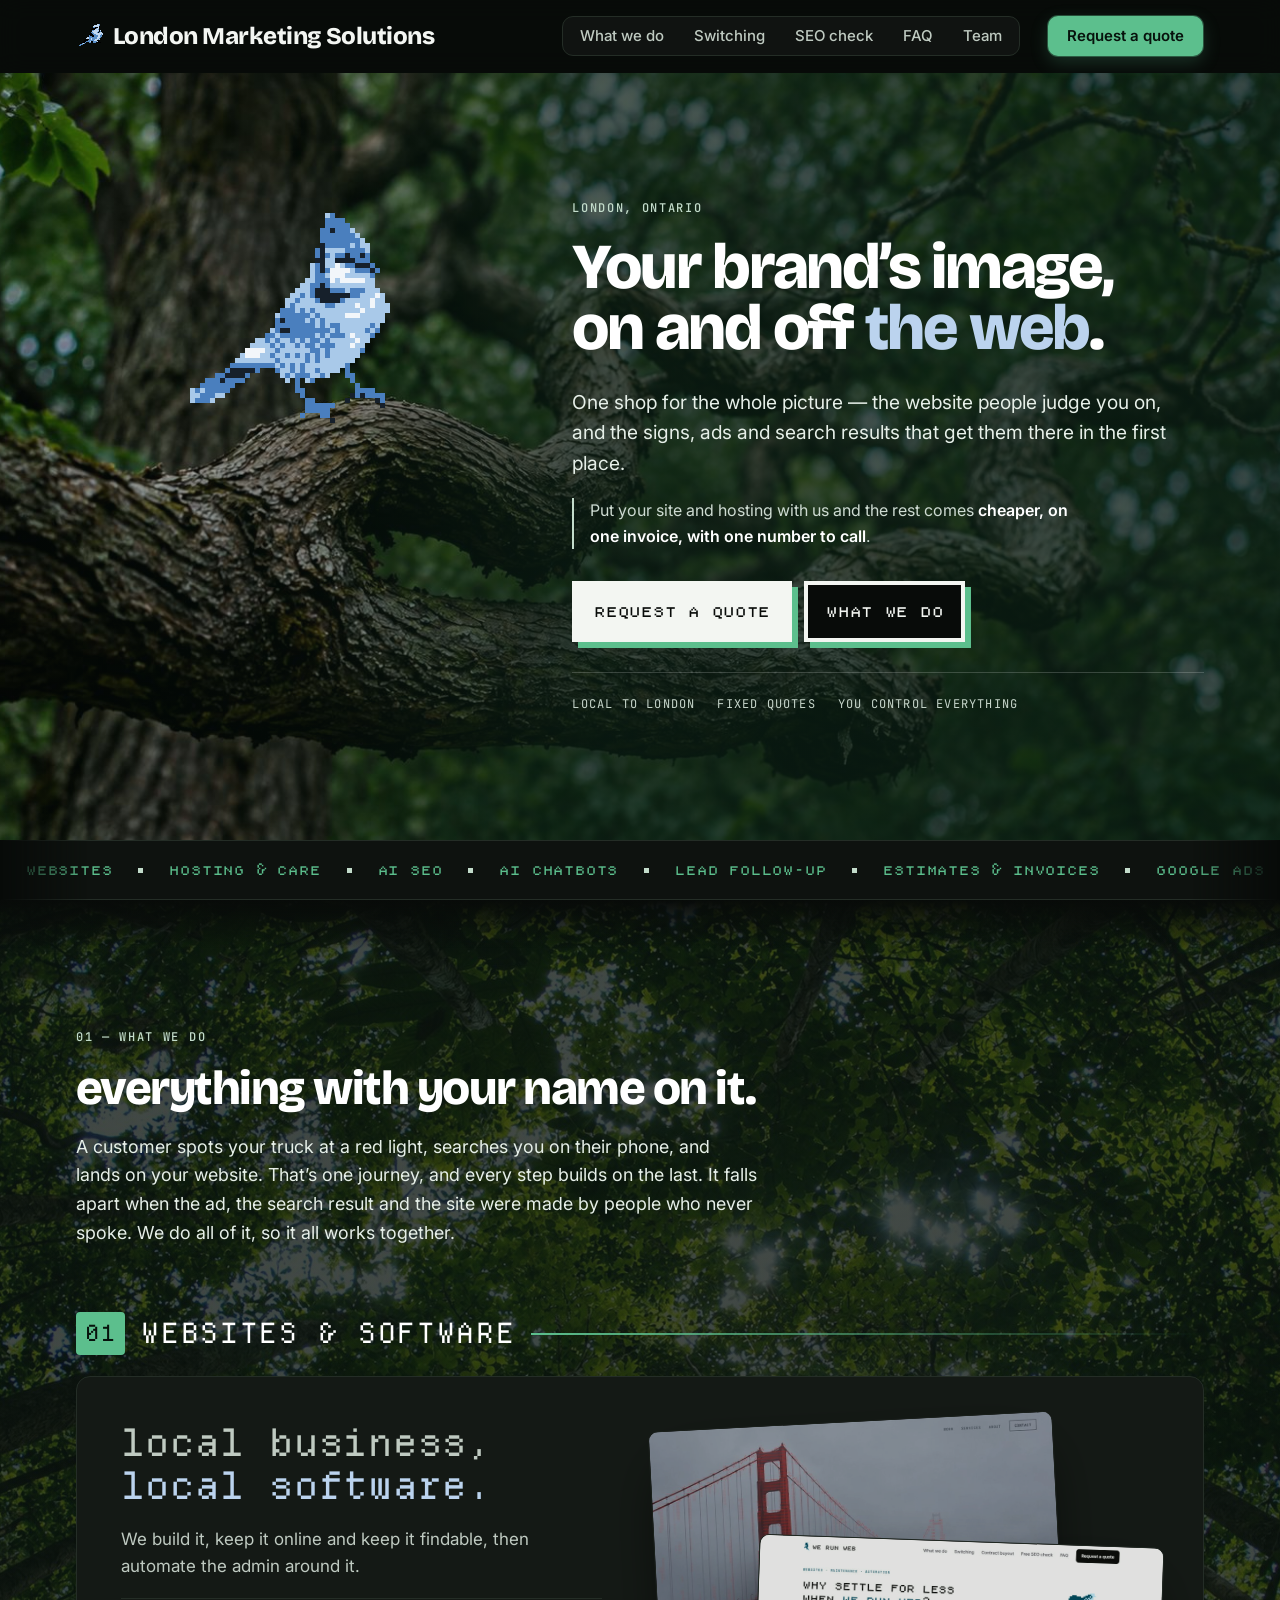
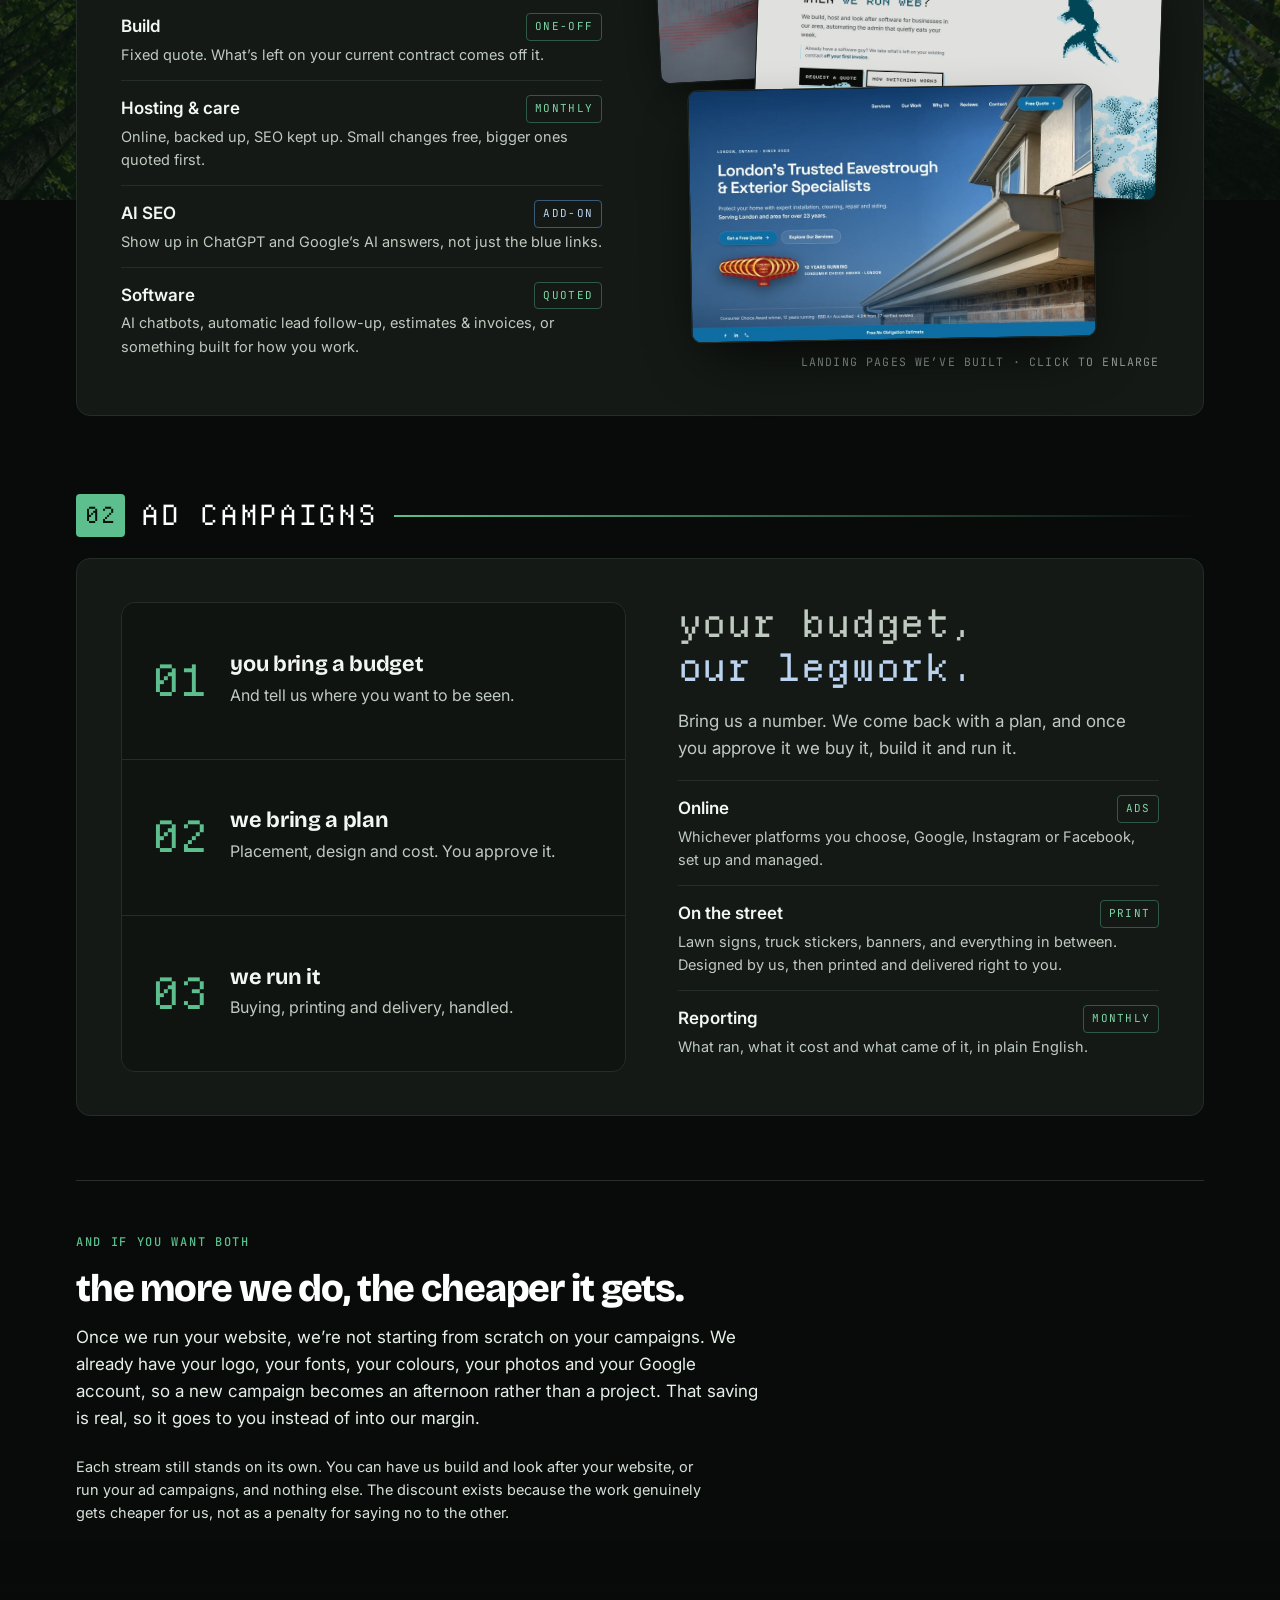
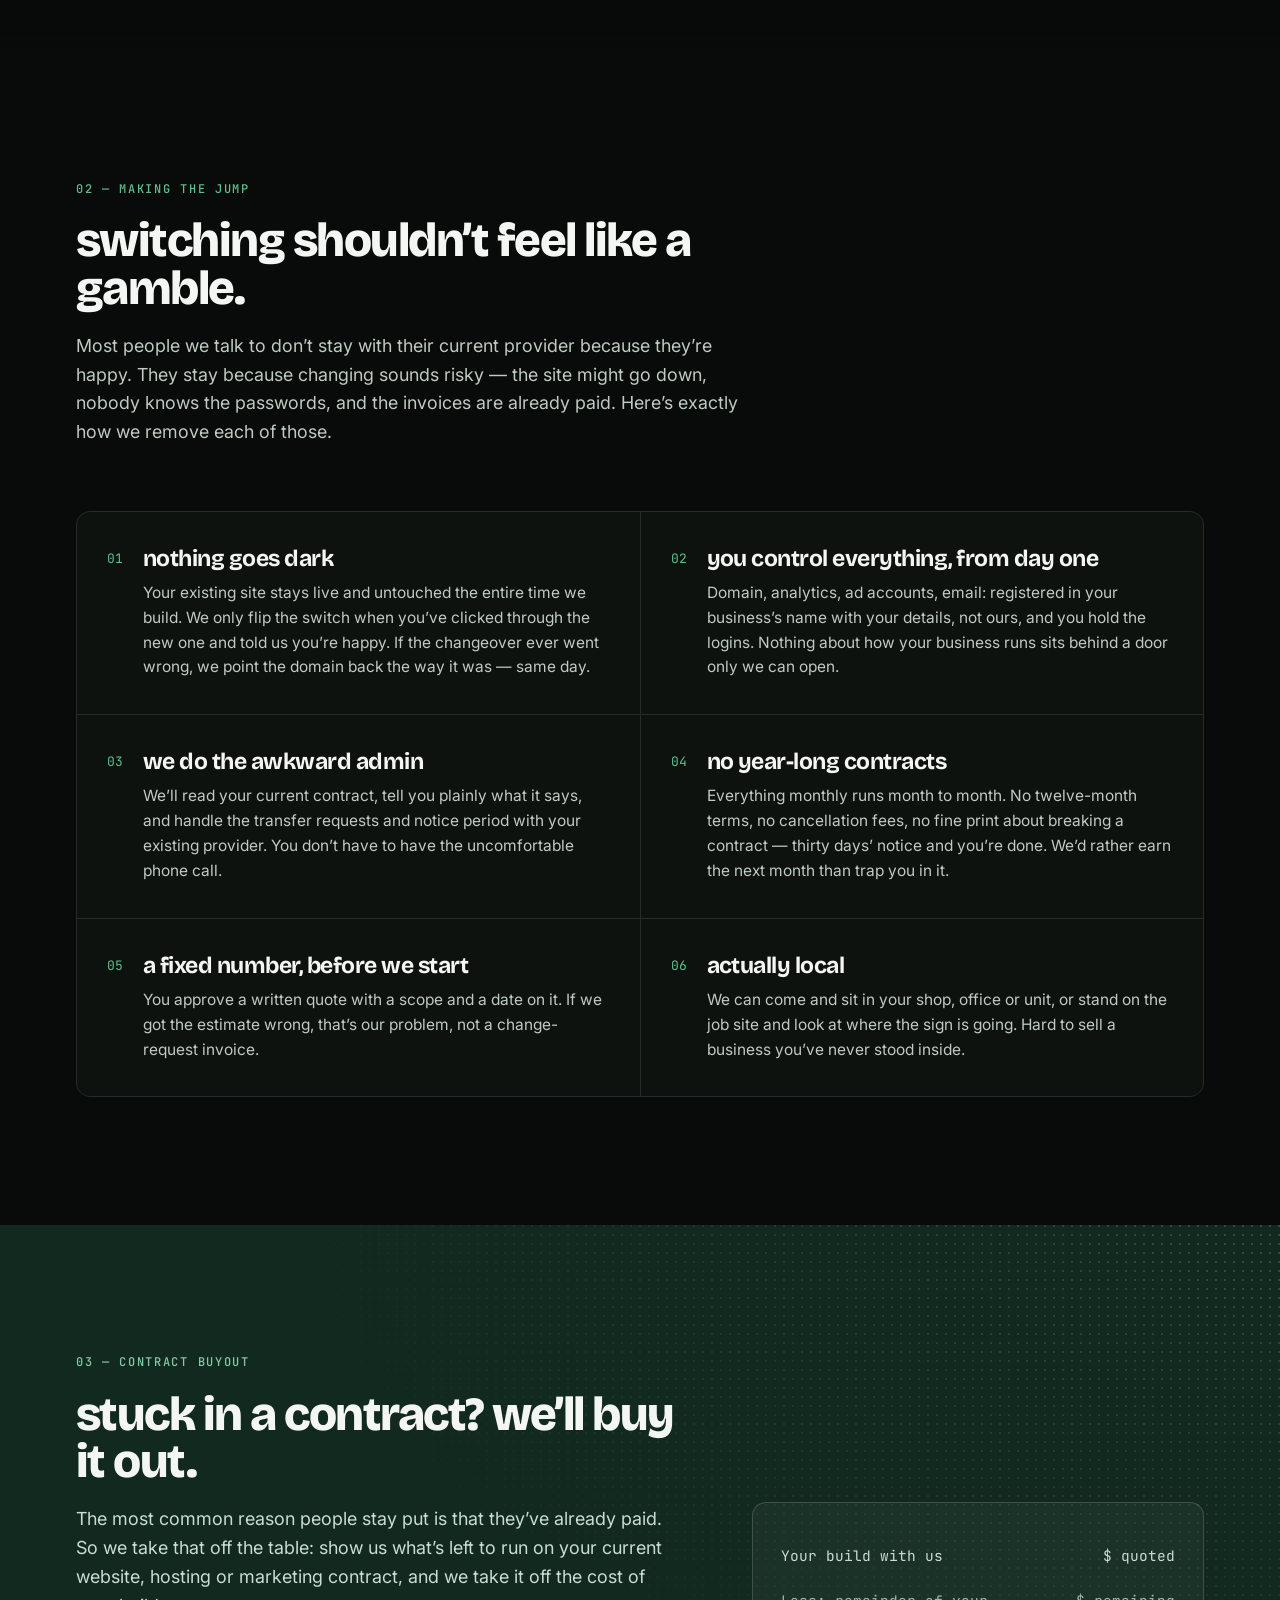
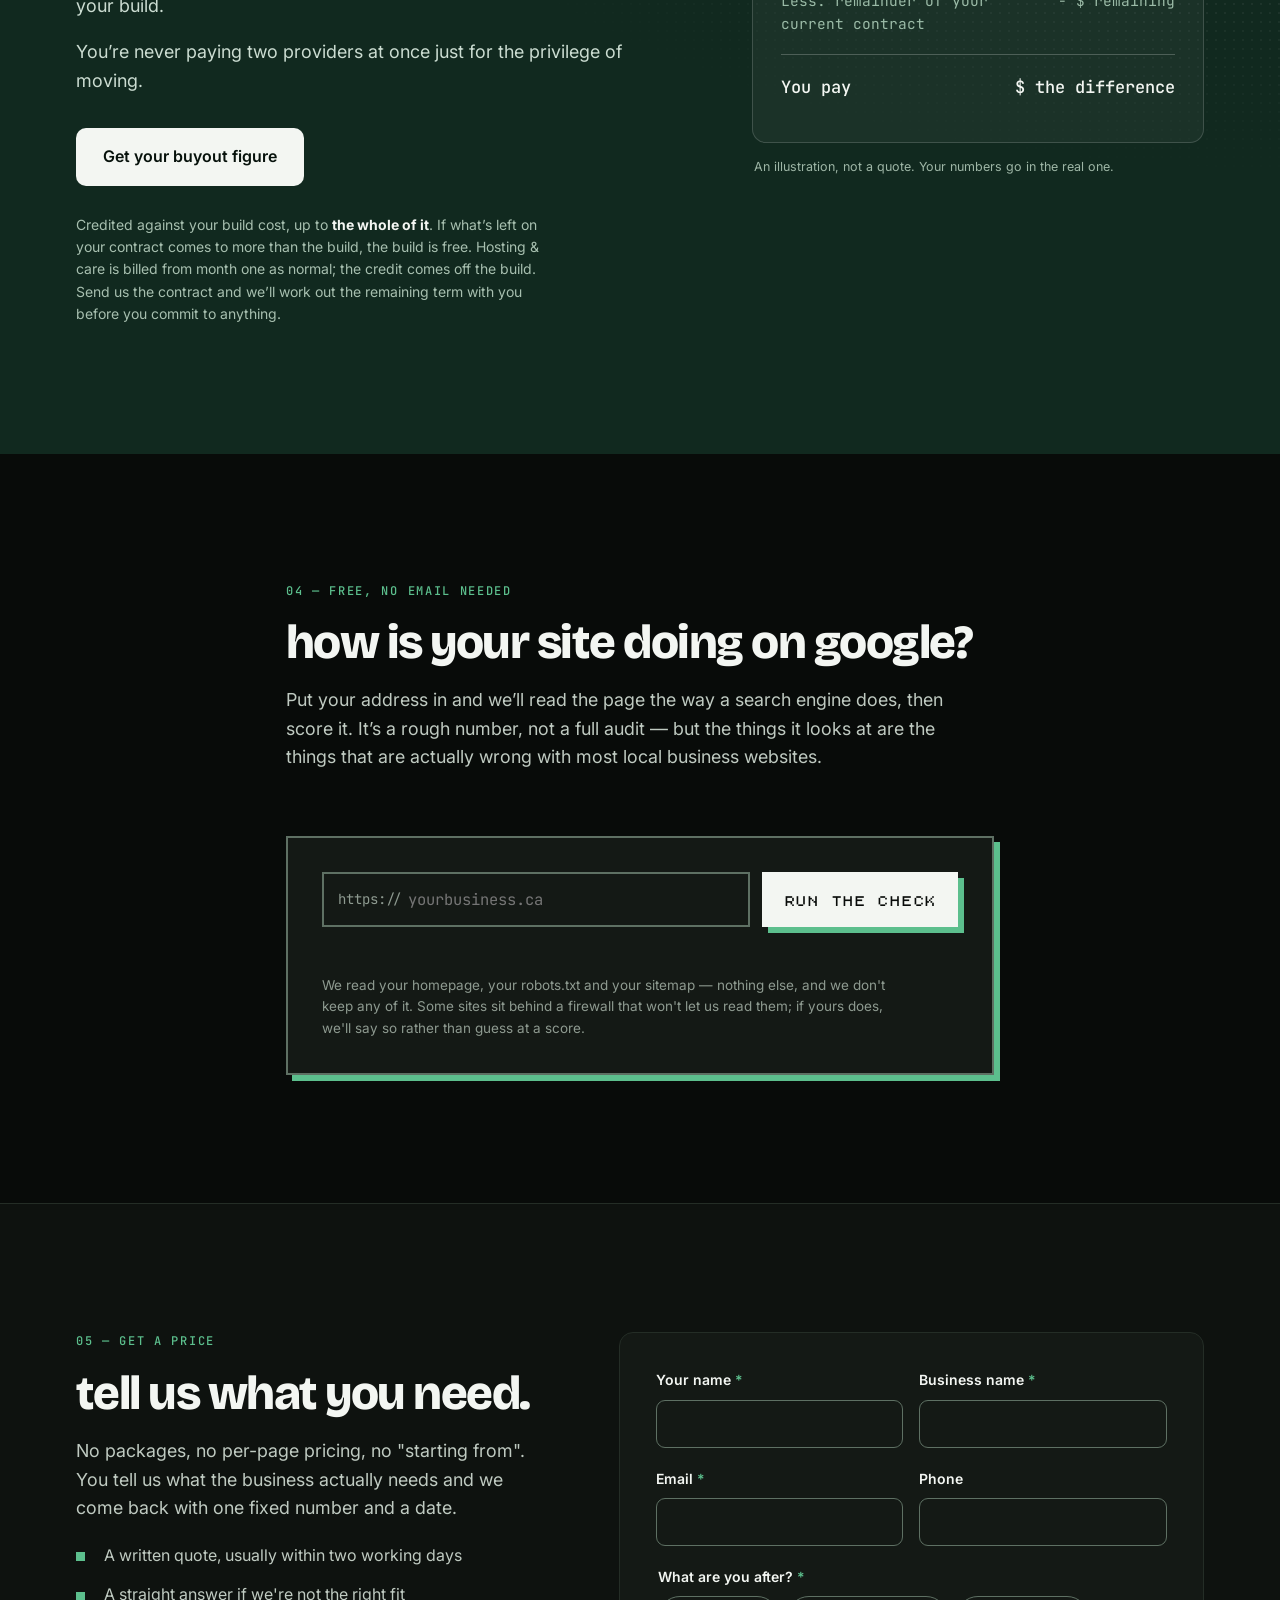
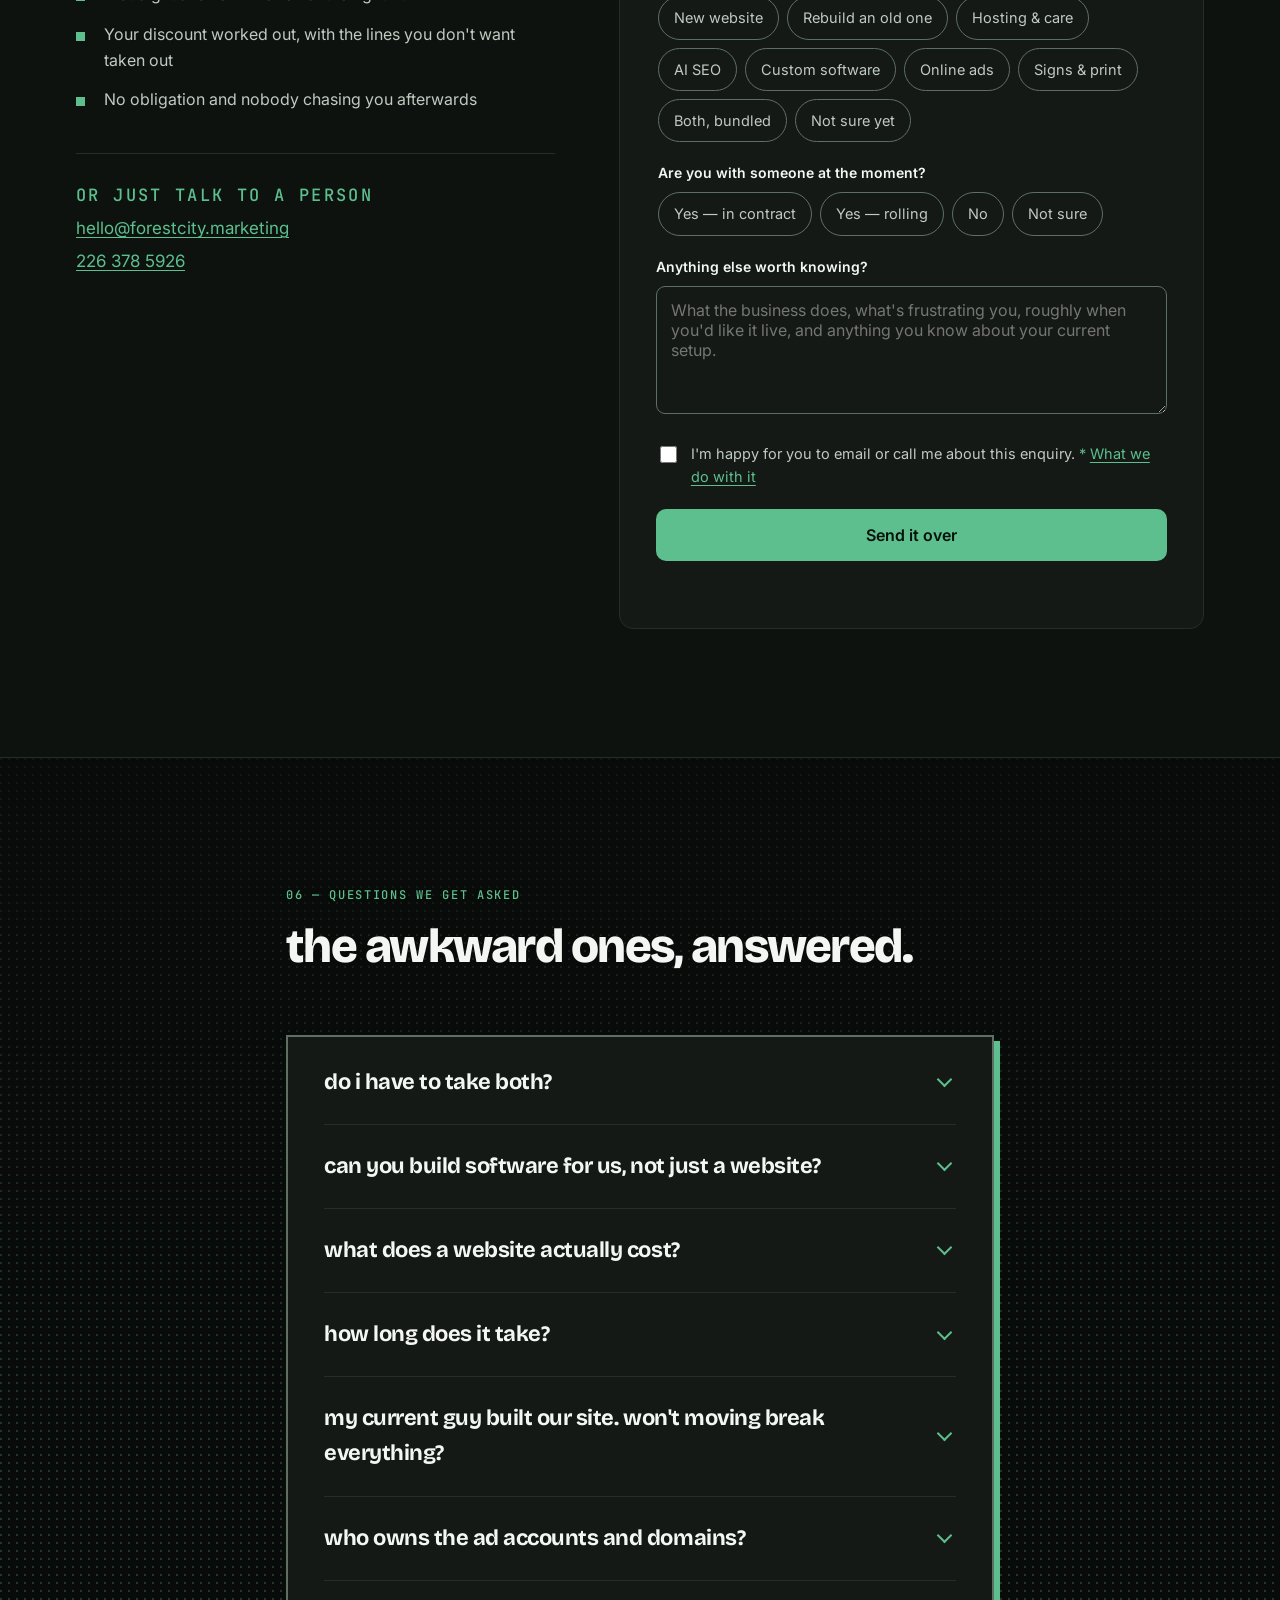
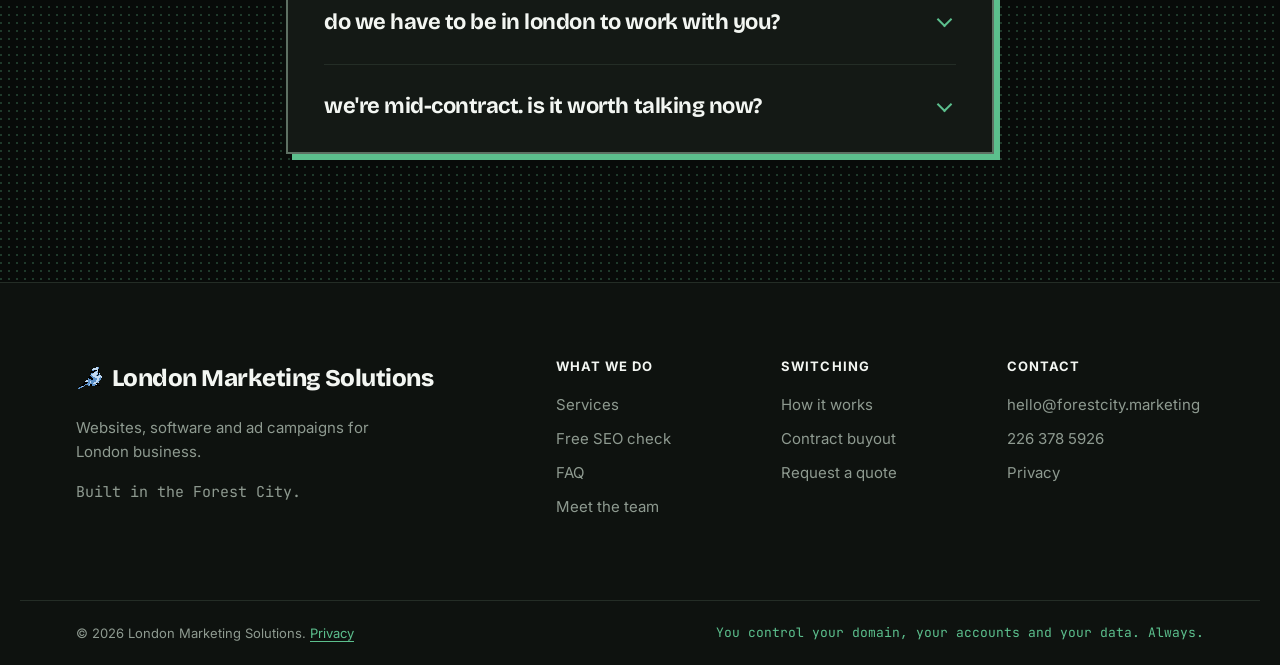
<file: index.html>
<!DOCTYPE html>
<html lang="en">
<head>
<meta charset="utf-8">
<meta name="viewport" content="width=device-width, initial-scale=1">
<title>London Marketing Solutions — Websites, software &amp; ad campaigns in London, Ontario</title>
<meta name="description" content="Websites, hosting and custom software, plus ad campaigns online and on the street. Built and run from London, Ontario.">
<link rel="canonical" href="https://londonmarketingsolutions.ca/">

<meta property="og:title" content="London Marketing Solutions — on and off the web">
<meta property="og:description" content="Websites, hosting and software for London businesses, and the ad campaigns that send people to them, online or on the street. Take both and it gets cheaper.">
<meta property="og:type" content="website">
<meta property="og:url" content="https://londonmarketingsolutions.ca/">
<meta property="og:site_name" content="London Marketing Solutions">
<meta property="og:locale" content="en_CA">
<!-- Built by assets/img/src/make-og.sh, not by hand. The branch photo the
     hero uses, the same veil grade over it, the brand mark read straight out
     of this file's own <svg>, and the wordmark set in Departure Mono. Rerun
     that script if any of those change. -->
<meta property="og:image" content="https://londonmarketingsolutions.ca/assets/img/og.jpg">
<meta property="og:image:width" content="1200">
<meta property="og:image:height" content="630">
<meta property="og:image:alt" content="London Marketing Solutions — a pixel blue jay perched on an oak branch, over the words London Marketing Solutions, London, Ontario.">
<meta name="twitter:card" content="summary_large_image">

<!-- Structured data. The checker further down this page scores other people
     on having this ("Business markup", 8 points) and it would be a poor look
     to fail our own test.

     ProfessionalService rather than LocalBusiness: we go to the client, we do
     not have a shop anyone walks into. For the same reason the address has a
     locality and a province but no street — a service-area business is meant
     to leave the street out rather than publish a home address, and Google
     treats areaServed as the signal that matters.

     SWAP ON INCORPORATION: add "legalName": "London Marketing Solutions Ltd."
     once the certificate is in hand. "name" stays London Marketing Solutions,
     without the "Ltd." — that is the trading name and what people search
     for, and the corporation does not exist yet. -->
<script type="application/ld+json">
{
  "@context": "https://schema.org",
  "@type": "ProfessionalService",
  "@id": "https://londonmarketingsolutions.ca/#business",
  "name": "London Marketing Solutions",
  "description": "Websites, hosting and custom software, plus ad campaigns online and on the street, for businesses in London, Ontario.",
  "url": "https://londonmarketingsolutions.ca/",
  "image": "https://londonmarketingsolutions.ca/assets/img/og.jpg",
  "email": "hello@forestcity.marketing",
  "telephone": "+1-226-378-5926",
  "priceRange": "$$",
  "address": {
    "@type": "PostalAddress",
    "addressLocality": "London",
    "addressRegion": "ON",
    "addressCountry": "CA"
  },
  "areaServed": {
    "@type": "City",
    "name": "London",
    "containedInPlace": { "@type": "AdministrativeArea", "name": "Ontario, Canada" }
  },
  "knowsAbout": [
    "Web design", "Web hosting", "Search engine optimisation", "AI search optimisation",
    "Custom business software", "AI chatbots", "Google Ads", "Social media advertising",
    "Signs and vehicle graphics"
  ],
  "hasOfferCatalog": {
    "@type": "OfferCatalog",
    "name": "What we do",
    "itemListElement": [
      { "@type": "Offer", "itemOffered": { "@type": "Service", "name": "Website design and build" } },
      { "@type": "Offer", "itemOffered": { "@type": "Service", "name": "Hosting and care" } },
      { "@type": "Offer", "itemOffered": { "@type": "Service", "name": "AI SEO" } },
      { "@type": "Offer", "itemOffered": { "@type": "Service", "name": "Custom software and automation" } },
      { "@type": "Offer", "itemOffered": { "@type": "Service", "name": "Online ad campaigns" } },
      { "@type": "Offer", "itemOffered": { "@type": "Service", "name": "Sign and print campaigns" } }
    ]
  }
}
</script>

<link rel="icon" href="data:image/svg+xml,%3Csvg xmlns='http://www.w3.org/2000/svg' viewBox='0 0 26 27'%3E%3Cg fill='%23C2D9F0'%3E%3Crect x='20' y='2' width='2' height='1'/%3E%3Crect x='17' y='3' width='5' height='1'/%3E%3Crect x='16' y='4' width='6' height='1'/%3E%3Crect x='21' y='5' width='1' height='1'/%3E%3Crect x='20' y='6' width='2' height='1'/%3E%3Crect x='18' y='7' width='3' height='1'/%3E%3Crect x='17' y='8' width='5' height='1'/%3E%3Crect x='23' y='8' width='1' height='1'/%3E%3Crect x='15' y='9' width='6' height='1'/%3E%3Crect x='16' y='10' width='4' height='1'/%3E%3Crect x='23' y='10' width='2' height='1'/%3E%3Crect x='17' y='11' width='9' height='1'/%3E%3Crect x='19' y='12' width='5' height='1'/%3E%3Crect x='25' y='12' width='1' height='1'/%3E%3Crect x='21' y='13' width='2' height='1'/%3E%3Crect x='21' y='14' width='2' height='1'/%3E%3Crect x='10' y='15' width='2' height='1'/%3E%3Crect x='20' y='15' width='3' height='1'/%3E%3Crect x='9' y='16' width='3' height='1'/%3E%3Crect x='14' y='16' width='1' height='1'/%3E%3Crect x='20' y='16' width='2' height='1'/%3E%3Crect x='14' y='17' width='1' height='1'/%3E%3Crect x='18' y='17' width='3' height='1'/%3E%3Crect x='22' y='17' width='1' height='1'/%3E%3Crect x='17' y='18' width='3' height='1'/%3E%3Crect x='13' y='19' width='1' height='1'/%3E%3Crect x='20' y='19' width='1' height='1'/%3E%3Crect x='6' y='21' width='1' height='1'/%3E%3C/g%3E%3Cg fill='%235A8FC7'%3E%3Crect x='22' y='2' width='1' height='1'/%3E%3Crect x='22' y='3' width='1' height='1'/%3E%3Crect x='16' y='5' width='2' height='1'/%3E%3Crect x='19' y='6' width='1' height='1'/%3E%3Crect x='21' y='7' width='1' height='1'/%3E%3Crect x='15' y='8' width='2' height='1'/%3E%3Crect x='21' y='9' width='1' height='1'/%3E%3Crect x='23' y='9' width='1' height='1'/%3E%3Crect x='14' y='10' width='2' height='1'/%3E%3Crect x='20' y='10' width='1' height='1'/%3E%3Crect x='22' y='10' width='1' height='1'/%3E%3Crect x='15' y='11' width='2' height='1'/%3E%3Crect x='16' y='12' width='3' height='1'/%3E%3Crect x='24' y='12' width='1' height='1'/%3E%3Crect x='12' y='13' width='1' height='1'/%3E%3Crect x='17' y='13' width='4' height='1'/%3E%3Crect x='23' y='13' width='2' height='1'/%3E%3Crect x='12' y='14' width='3' height='1'/%3E%3Crect x='17' y='14' width='4' height='1'/%3E%3Crect x='23' y='14' width='2' height='1'/%3E%3Crect x='12' y='15' width='8' height='1'/%3E%3Crect x='23' y='15' width='1' height='1'/%3E%3Crect x='12' y='16' width='2' height='1'/%3E%3Crect x='15' y='16' width='5' height='1'/%3E%3Crect x='22' y='16' width='1' height='1'/%3E%3Crect x='12' y='17' width='2' height='1'/%3E%3Crect x='15' y='17' width='3' height='1'/%3E%3Crect x='21' y='17' width='1' height='1'/%3E%3Crect x='11' y='18' width='6' height='1'/%3E%3Crect x='9' y='19' width='4' height='1'/%3E%3Crect x='16' y='19' width='4' height='1'/%3E%3Crect x='8' y='20' width='1' height='1'/%3E%3Crect x='12' y='20' width='2' height='1'/%3E%3Crect x='16' y='20' width='3' height='1'/%3E%3Crect x='5' y='21' width='1' height='1'/%3E%3Crect x='7' y='21' width='1' height='1'/%3E%3Crect x='3' y='22' width='3' height='1'/%3E%3Crect x='2' y='23' width='2' height='1'/%3E%3C/g%3E%3Cg fill='%23000000'%3E%3Crect x='22' y='4' width='1' height='1'/%3E%3Crect x='18' y='5' width='3' height='1'/%3E%3Crect x='22' y='5' width='1' height='1'/%3E%3Crect x='15' y='6' width='4' height='1'/%3E%3Crect x='22' y='6' width='1' height='1'/%3E%3Crect x='14' y='7' width='4' height='1'/%3E%3Crect x='22' y='7' width='1' height='1'/%3E%3Crect x='22' y='8' width='1' height='1'/%3E%3Crect x='22' y='9' width='1' height='1'/%3E%3Crect x='21' y='10' width='1' height='1'/%3E%3Crect x='13' y='11' width='2' height='1'/%3E%3Crect x='12' y='12' width='4' height='1'/%3E%3Crect x='13' y='13' width='4' height='1'/%3E%3Crect x='11' y='14' width='1' height='1'/%3E%3Crect x='15' y='14' width='2' height='1'/%3E%3Crect x='8' y='17' width='4' height='1'/%3E%3Crect x='7' y='18' width='4' height='1'/%3E%3Crect x='20' y='18' width='2' height='1'/%3E%3Crect x='6' y='19' width='3' height='1'/%3E%3Crect x='14' y='19' width='2' height='1'/%3E%3Crect x='21' y='19' width='1' height='1'/%3E%3Crect x='5' y='20' width='3' height='1'/%3E%3Crect x='14' y='20' width='2' height='1'/%3E%3Crect x='20' y='20' width='4' height='1'/%3E%3Crect x='3' y='21' width='2' height='1'/%3E%3C/g%3E%3C/svg%3E">

<link rel="preconnect" href="https://fonts.googleapis.com">
<link rel="preconnect" href="https://fonts.gstatic.com" crossorigin>
<link href="https://fonts.googleapis.com/css2?family=Inter:wght@400;500;600;700&family=Bricolage+Grotesque:opsz,wght@12..96,400..800&family=JetBrains+Mono:wght@400;500&display=swap" rel="stylesheet">

<link rel="stylesheet" href="assets/css/styles.css">
</head>
<body>

<!-- The brand links point here. This has to sit above .nav, not on the hero:
     the hero starts below the sticky header, so scrolling it to the top of the
     viewport left the header's worth of page still above you. -->
<span id="top"></span>

<a class="skip" href="#main">Skip to content</a>

<!-- ─────────────────────────  NAV  ───────────────────────── -->
<header class="nav" id="nav">
  <div class="wrap nav__inner">
    <a class="brand" href="#top" aria-label="London Marketing Solutions, home">
      <!-- jay-left.png, downsampled to 26 cells and split on luminance into
           three inks at 0.50 / 0.62. Deliberately NOT dithered, unlike the
           hero: at 26 cells the error diffusion is wider than the bird's
           features and the whole mark collapses into speckle. Solid blocks.
           Built by assets/img/src/mark2svg.js, which writes this svg, the
           footer's copy, the other two pages, the favicon and the card's
           mark.svg from one pass — do not hand-edit the rects. -->
      <svg class="brand__mark" viewBox="0 0 26 27" aria-hidden="true" shape-rendering="crispEdges">
        <g fill="var(--jay-mid)">
          <rect x="20" y="2" width="2" height="1"/><rect x="17" y="3" width="5" height="1"/><rect x="16" y="4" width="6" height="1"/>
          <rect x="21" y="5" width="1" height="1"/><rect x="20" y="6" width="2" height="1"/><rect x="18" y="7" width="3" height="1"/>
          <rect x="17" y="8" width="5" height="1"/><rect x="23" y="8" width="1" height="1"/><rect x="15" y="9" width="6" height="1"/>
          <rect x="16" y="10" width="4" height="1"/><rect x="23" y="10" width="2" height="1"/><rect x="17" y="11" width="9" height="1"/>
          <rect x="19" y="12" width="5" height="1"/><rect x="25" y="12" width="1" height="1"/><rect x="21" y="13" width="2" height="1"/>
          <rect x="21" y="14" width="2" height="1"/><rect x="10" y="15" width="2" height="1"/><rect x="20" y="15" width="3" height="1"/>
          <rect x="9" y="16" width="3" height="1"/><rect x="14" y="16" width="1" height="1"/><rect x="20" y="16" width="2" height="1"/>
          <rect x="14" y="17" width="1" height="1"/><rect x="18" y="17" width="3" height="1"/><rect x="22" y="17" width="1" height="1"/>
          <rect x="17" y="18" width="3" height="1"/><rect x="13" y="19" width="1" height="1"/><rect x="20" y="19" width="1" height="1"/>
          <rect x="6" y="21" width="1" height="1"/>
        </g>
        <g fill="var(--jay)">
          <rect x="22" y="2" width="1" height="1"/><rect x="22" y="3" width="1" height="1"/><rect x="16" y="5" width="2" height="1"/>
          <rect x="19" y="6" width="1" height="1"/><rect x="21" y="7" width="1" height="1"/><rect x="15" y="8" width="2" height="1"/>
          <rect x="21" y="9" width="1" height="1"/><rect x="23" y="9" width="1" height="1"/><rect x="14" y="10" width="2" height="1"/>
          <rect x="20" y="10" width="1" height="1"/><rect x="22" y="10" width="1" height="1"/><rect x="15" y="11" width="2" height="1"/>
          <rect x="16" y="12" width="3" height="1"/><rect x="24" y="12" width="1" height="1"/><rect x="12" y="13" width="1" height="1"/>
          <rect x="17" y="13" width="4" height="1"/><rect x="23" y="13" width="2" height="1"/><rect x="12" y="14" width="3" height="1"/>
          <rect x="17" y="14" width="4" height="1"/><rect x="23" y="14" width="2" height="1"/><rect x="12" y="15" width="8" height="1"/>
          <rect x="23" y="15" width="1" height="1"/><rect x="12" y="16" width="2" height="1"/><rect x="15" y="16" width="5" height="1"/>
          <rect x="22" y="16" width="1" height="1"/><rect x="12" y="17" width="2" height="1"/><rect x="15" y="17" width="3" height="1"/>
          <rect x="21" y="17" width="1" height="1"/><rect x="11" y="18" width="6" height="1"/><rect x="9" y="19" width="4" height="1"/>
          <rect x="16" y="19" width="4" height="1"/><rect x="8" y="20" width="1" height="1"/><rect x="12" y="20" width="2" height="1"/>
          <rect x="16" y="20" width="3" height="1"/><rect x="5" y="21" width="1" height="1"/><rect x="7" y="21" width="1" height="1"/>
          <rect x="3" y="22" width="3" height="1"/><rect x="2" y="23" width="2" height="1"/>
        </g>
        <g fill="var(--jay-dark)">
          <rect x="22" y="4" width="1" height="1"/><rect x="18" y="5" width="3" height="1"/><rect x="22" y="5" width="1" height="1"/>
          <rect x="15" y="6" width="4" height="1"/><rect x="22" y="6" width="1" height="1"/><rect x="14" y="7" width="4" height="1"/>
          <rect x="22" y="7" width="1" height="1"/><rect x="22" y="8" width="1" height="1"/><rect x="22" y="9" width="1" height="1"/>
          <rect x="21" y="10" width="1" height="1"/><rect x="13" y="11" width="2" height="1"/><rect x="12" y="12" width="4" height="1"/>
          <rect x="13" y="13" width="4" height="1"/><rect x="11" y="14" width="1" height="1"/><rect x="15" y="14" width="2" height="1"/>
          <rect x="8" y="17" width="4" height="1"/><rect x="7" y="18" width="4" height="1"/><rect x="20" y="18" width="2" height="1"/>
          <rect x="6" y="19" width="3" height="1"/><rect x="14" y="19" width="2" height="1"/><rect x="21" y="19" width="1" height="1"/>
          <rect x="5" y="20" width="3" height="1"/><rect x="14" y="20" width="2" height="1"/><rect x="20" y="20" width="4" height="1"/>
          <rect x="3" y="21" width="2" height="1"/>
        </g>
      </svg>
      <span class="brand__word">London Marketing Solutions</span>
    </a>

    <nav class="nav__links" aria-label="Primary">
      <a href="#services">What we do</a>
      <a href="#switch">Switching</a>
      <a href="#check">SEO check</a>
      <a href="#faq">FAQ</a>
      <a href="team.html">Team</a>
    </nav>

    <a class="btn btn--solid btn--sm nav__cta" href="#quote">Request a quote</a>

    <button class="nav__toggle" aria-expanded="false" aria-controls="nav-mobile" aria-label="Menu">
      <span></span><span></span><span></span>
    </button>
  </div>
  <div class="nav__mobile" id="nav-mobile" hidden>
    <a href="#services">What we do</a>
    <a href="#switch">Switching</a>
    <a href="#check">SEO check</a>
    <a href="#faq">FAQ</a>
    <a href="team.html">Team</a>
    <a class="btn btn--solid" href="#quote">Request a quote</a>
  </div>
</header>

<main id="main">

<!-- ─────────────────────────  HERO  ───────────────────────── -->
<section class="hero">
  <!-- The branch is a photograph and stays one: only the bird is dithered.
       bird.js reads this img's natural size and its object-position to work
       out where the perch point on the limb has landed, so the jay keeps
       its footing at every viewport. -->
  <div class="hero__art" aria-hidden="true">
    <img class="hero__photo"
         src="assets/img/branch-1400.jpg"
         srcset="assets/img/branch-900.jpg 900w,
                 assets/img/branch-1400.jpg 1400w,
                 assets/img/branch-1672.jpg 1672w"
         sizes="100vw"
         width="1672" height="941"
         alt="" fetchpriority="high" decoding="async">
    <div class="hero__veil"></div>
    <canvas id="bird" class="hero__bird"></canvas>
  </div>

  <div class="wrap hero__inner">
    <div class="hero__copy">
      <p class="kicker">London, Ontario</p>

      <h1 class="hero__title">
        Your brand&rsquo;s image,<br>
        on and off <span class="hero__title-accent">the web</span>.
      </h1>

      <p class="hero__sub">
        One shop for the whole picture &mdash; the website people judge you on, and
        the signs, ads and search results that get them there in the first place.
      </p>

      <p class="hero__sub hero__sub--muted">
        Put your site and hosting with us and the rest comes <strong>cheaper, on one
        invoice, with one number to call</strong>.
      </p>

      <div class="hero__cta">
        <a class="btn btn--pixel" href="#quote">Request a quote</a>
        <a class="btn btn--pixel btn--pixel-ghost" href="#services">What we do</a>
      </div>

      <p class="hero__marks">
        <span>Local to London</span>
        <span>Fixed quotes</span>
        <span>You control everything</span>
      </p>
    </div>
  </div>
</section>

<!-- ─────────────────────────  TICKER  ─────────────────────────
     Sits in the seam between two photographs. The hero used to fade out
     over 120px and the canopy fade in over 150px, which put 270px of dead
     black between them; a solid rail with a hard edge top and bottom is a
     deliberate join instead of a smudged one.

     aria-hidden: it is a moving, duplicated list of the services that are
     spelled out properly in the section directly below. Announcing it would
     be reading the same thing twice, the second time in a loop.

     NOT a "trusted by" logo wall. That needs clients, and there are none
     yet — putting logos here would be claiming work that has not happened.
     When there are real ones, this is the strip to swap them into. -->
<div class="ticker" aria-hidden="true">
  <div class="ticker__track">
    <div class="ticker__row">
        <span class="ticker__item">websites</span>
        <span class="ticker__item">hosting &amp; care</span>
        <span class="ticker__item">ai seo</span>
        <span class="ticker__item">ai chatbots</span>
        <span class="ticker__item">lead follow-up</span>
        <span class="ticker__item">estimates &amp; invoices</span>
        <span class="ticker__item">google ads</span>
        <span class="ticker__item">instagram &amp; facebook</span>
        <span class="ticker__item">lawn signs</span>
        <span class="ticker__item">truck stickers</span>
        <span class="ticker__item">banners</span>
    </div>
    <div class="ticker__row">
        <span class="ticker__item">websites</span>
        <span class="ticker__item">hosting &amp; care</span>
        <span class="ticker__item">ai seo</span>
        <span class="ticker__item">ai chatbots</span>
        <span class="ticker__item">lead follow-up</span>
        <span class="ticker__item">estimates &amp; invoices</span>
        <span class="ticker__item">google ads</span>
        <span class="ticker__item">instagram &amp; facebook</span>
        <span class="ticker__item">lawn signs</span>
        <span class="ticker__item">truck stickers</span>
        <span class="ticker__item">banners</span>
    </div>
  </div>
</div>

<!-- ─────────────────────────  SERVICES  ───────────────────────── -->
<section class="section section--canopy" id="services">
  <!-- The canopy, under a green filter. Same treatment as the hero: the
       photograph stays a photograph and a graded veil goes over it, so the
       text has something consistent to sit on.
       Master in assets/img/src/canopy-original.png. -->
  <div class="section__art" aria-hidden="true">
    <div class="section__stick">
      <img class="section__photo"
           src="assets/img/canopy-1000.jpg"
           srcset="assets/img/canopy-1000.jpg 1000w,
                   assets/img/canopy-1537.jpg 1537w"
           sizes="100vw" width="1537" height="1023"
           alt="" loading="lazy" decoding="async">
      <div class="section__veil"></div>
    </div>
  </div>
  <div class="wrap">
    <header class="section__head">
      <p class="kicker">01 &mdash; What we do</p>
      <h2 class="section__title">everything with your name on it.</h2>
      <p class="section__lead">
        A customer spots your truck at a red light, searches you on their phone, and lands
        on your website. That&rsquo;s one journey, and every step builds on the last. It falls
        apart when the ad, the search result and the site were made by people who never
        spoke. We do all of it, so it all works together.
      </p>
    </header>

    <!-- Two streams, because that is how the work is actually sold: the
         website and the software behind it (built once, then looked after
         monthly), and ad campaigns (a budget in, a plan back). Each gets its
         own labelled box and both are always on the page - an earlier tabbed
         version hid the second stream behind a click most people would miss.

         The screenshot pile is driven by assets/js/work.js. To swap a piece
         of work: a 960x600 crop as work-<name>.jpg for the card, the full
         frame at 1440 wide as work-<name>-1440.jpg for the enlarged view,
         then the card's data-title and data-note (both optional: leave them off
         and the enlarged view shows no caption). -->
    <!-- ── stream 01 ── -->
    <div class="stream">
      <p class="stream__label"><b>01</b> websites &amp; software</p>
      <div class="stream__box">
        <div>
          <p class="stream__pixel">local business,<br><em>local software.</em></p>
          <p>We build it, keep it online and keep it findable, then automate the admin around it.</p>
          <ul class="stream__list">
            <li><b>Build</b><span class="tag">one-off</span><small>Fixed quote. What&rsquo;s left on your current contract comes off it.</small></li>
            <li><b>Hosting &amp; care</b><span class="tag">monthly</span><small>Online, backed up, SEO kept up. Small changes free, bigger ones quoted first.</small></li>
            <li><b>AI SEO</b><span class="tag tag--add">add-on</span><small>Show up in ChatGPT and Google&rsquo;s AI answers, not just the blue links.</small></li>
            <li><b>Software</b><span class="tag">quoted</span><small>AI chatbots, automatic lead follow-up, estimates &amp; invoices, or something built for how you work.</small></li>
          </ul>
        </div>
        <figure class="stack stream__art">
          <div class="stack__stage">
            <button class="stack__card" type="button" data-slot="0" data-full="assets/img/work-portfolio-1440.jpg" data-clip="assets/video/work-portfolio.mp4" data-clip-full="assets/video/work-portfolio-1440.mp4">
              <img src="assets/img/work-portfolio.jpg" width="960" height="600" alt="Enlarge: a landing page hero with red ASCII art of the Golden Gate Bridge drawn over a foggy photo" loading="lazy">
            </button>
            <button class="stack__card" type="button" data-slot="1" data-full="assets/img/work-wrw-1440.jpg" data-clip="assets/video/work-wrw.mp4" data-clip-full="assets/video/work-wrw-1440.mp4">
              <img src="assets/img/work-wrw.jpg" width="960" height="600" alt="Enlarge: a software company landing page with an animated pixel-art hero" loading="lazy">
            </button>
            <button class="stack__card" type="button" data-slot="2" data-full="assets/img/work-oe-1440.jpg">
              <img src="assets/img/work-oe.jpg" width="960" height="600" alt="Enlarge: a London eavestrough company&rsquo;s website" loading="lazy">
            </button>
          </div>
          <figcaption>Landing pages we&rsquo;ve built &middot; click to enlarge</figcaption>
        </figure>
      </div>
    </div>

    <!-- ── stream 02 ── -->
    <div class="stream stream--flip">
      <p class="stream__label"><b>02</b> ad campaigns</p>
      <div class="stream__box">
        <div>
          <p class="stream__pixel">your budget,<br><em>our legwork.</em></p>
          <p>Bring us a number. We come back with a plan, and once you approve it we buy it, build it and run it.</p>
          <ul class="stream__list">
            <li><b>Online</b><span class="tag">ads</span><small>Whichever platforms you choose, Google, Instagram or Facebook, set up and managed.</small></li>
            <li><b>On the street</b><span class="tag">print</span><small>Lawn signs, truck stickers, banners, and everything in between. Designed by us, then printed and delivered right to you.</small></li>
            <li><b>Reporting</b><span class="tag">monthly</span><small>What ran, what it cost and what came of it, in plain English.</small></li>
          </ul>
        </div>
        <ol class="flow stream__art">
          <li><span class="n">01</span><h4>you bring a budget</h4><p>And tell us where you want to be seen.</p></li>
          <li><span class="n">02</span><h4>we bring a plan</h4><p>Placement, design and cost. You approve it.</p></li>
          <li><span class="n">03</span><h4>we run it</h4><p>Buying, printing and delivery, handled.</p></li>
        </ol>
      </div>
    </div>

    <!-- Bundling, folded into "what we do" rather than owning a section of
         its own. It is a pricing note on the services above it, not a
         separate pitch, and it reads better sitting under them.

         It deliberately quotes NO numbers. A discount ladder printed on the
         page has to be honoured exactly as printed, and it invites people
         to price themselves rather than talk to you — which is the opposite
         of what the quote form is for. -->
    <div class="tiers">
      <div class="tiers__head">
        <p class="kicker">And if you want both</p>
        <h3 class="tiers__title">the more we do, the cheaper it gets.</h3>
        <p class="tiers__lead">
          Once we run your website, we&rsquo;re not starting from scratch on your campaigns.
          We already have your logo, your fonts, your colours, your photos and your Google
          account, so a new campaign becomes an afternoon rather than a project. That saving
          is real, so it goes to you instead of into our margin.
        </p>
      </div>
      <p class="tiers__foot">
        Each stream still stands on its own. You can have us build and look after your
        website, or run your ad campaigns, and nothing else. The discount exists because the
        work genuinely gets cheaper for us, not as a penalty for saying no to the other.
      </p>
    </div>
  </div>
</section>

<!-- The enlarged view for the screenshot pile in #services. A <dialog>, so
     Esc, focus trapping and the backdrop come from the browser. -->
<dialog class="shot-view" id="shot-view" aria-label="Landing page, enlarged">
  <img alt="">
  <video muted loop playsinline hidden></video>
  <div class="shot-view__bar">
    <p><b></b><span></span></p>
    <button type="button" data-step="-1" aria-label="Previous page">&larr;</button>
    <button type="button" data-step="1" aria-label="Next page">&rarr;</button>
    <button type="button" data-close>Close</button>
  </div>
</dialog>

<!-- ─────────────────────────  THE SWITCH  ───────────────────────── -->
<section class="section" id="switch">
  <div class="wrap">
    <header class="section__head">
      <p class="kicker">02 &mdash; Making the jump</p>
      <h2 class="section__title">switching shouldn&rsquo;t feel like a gamble.</h2>
      <p class="section__lead">
        Most people we talk to don&rsquo;t stay with their current provider because
        they&rsquo;re happy. They stay because changing sounds risky &mdash; the site
        might go down, nobody knows the passwords, and the invoices are already paid.
        Here&rsquo;s exactly how we remove each of those.
      </p>
    </header>

    <ol class="switch-list">
      <li class="switch-item">
        <span class="switch-item__n">01</span>
        <div>
          <h3>nothing goes dark</h3>
          <p>
            Your existing site stays live and untouched the entire time we build. We only
            flip the switch when you&rsquo;ve clicked through the new one and told us
            you&rsquo;re happy. If the changeover ever went wrong, we point the domain
            back the way it was &mdash; same day.
          </p>
        </div>
      </li>

      <li class="switch-item">
        <span class="switch-item__n">02</span>
        <div>
          <h3>you control everything, from day one</h3>
          <p>
            Domain, analytics, ad accounts, email: registered in your business&rsquo;s
            name with your details, not ours, and you hold the logins.
            Nothing about how your business runs sits behind a door only we can open.
          </p>
        </div>
      </li>

      <li class="switch-item">
        <span class="switch-item__n">03</span>
        <div>
          <h3>we do the awkward admin</h3>
          <p>
            We&rsquo;ll read your current contract, tell you plainly what it says, and
            handle the transfer requests and notice period with your existing provider.
            You don&rsquo;t have to have the uncomfortable phone call.
          </p>
        </div>
      </li>

      <li class="switch-item">
        <span class="switch-item__n">04</span>
        <div>
          <h3>no year-long contracts</h3>
          <p>
            Everything monthly runs month to month. No twelve-month terms, no
            cancellation fees, no fine print about breaking a contract &mdash; thirty
            days&rsquo; notice and you&rsquo;re done. We&rsquo;d rather earn the next month
            than trap you in it.
          </p>
        </div>
      </li>

      <li class="switch-item">
        <span class="switch-item__n">05</span>
        <div>
          <h3>a fixed number, before we start</h3>
          <p>
            You approve a written quote with a scope and a date on it. If we got the
            estimate wrong, that&rsquo;s our problem, not a change-request invoice.
          </p>
        </div>
      </li>

      <li class="switch-item">
        <span class="switch-item__n">06</span>
        <div>
          <h3>actually local</h3>
          <p>
            We can come and sit in your shop, office or unit, or stand on the job site
            and look at where the sign is going. Hard to sell a business you&rsquo;ve
            never stood inside.
          </p>
        </div>
      </li>
    </ol>
  </div>
</section>

<!-- ─────────────────────────  BUYOUT  ───────────────────────── -->
<section class="section section--ink" id="buyout">
  <div class="wrap buyout">
    <div class="buyout__copy">
      <p class="kicker kicker--light">03 &mdash; Contract buyout</p>
      <h2 class="section__title section__title--light">
        stuck in a contract? we&rsquo;ll buy it out.
      </h2>
      <p class="buyout__lead">
        The most common reason people stay put is that they&rsquo;ve already paid. So we
        take that off the table: show us what&rsquo;s left to run on your current website,
        hosting or marketing contract, and we take it off the cost of your build.
      </p>
      <p class="buyout__lead">
        You&rsquo;re never paying two providers at once just for the privilege of moving.
      </p>
      <div class="hero__cta">
        <a class="btn btn--light" href="#quote">Get your buyout figure</a>
      </div>
      <p class="buyout__note">
        Credited against your build cost, up to <strong>the whole of it</strong>. If
        what&rsquo;s left on your contract comes to more than the build, the build is
        free. Hosting &amp; care is billed from month one as normal; the credit comes off
        the build. Send us the contract and we&rsquo;ll work out the remaining term with you
        before you commit to anything.
      </p>
    </div>

    <div class="buyout__maths" role="presentation">
      <div class="maths">
        <div class="maths__row">
          <span>Your build with us</span><span class="maths__val">$ quoted</span>
        </div>
        <div class="maths__row maths__row--minus">
          <span>Less: remainder of your current contract</span><span class="maths__val">&minus; $ remaining</span>
        </div>
        <div class="maths__rule"></div>
        <div class="maths__row maths__row--total">
          <span>You pay</span><span class="maths__val">$ the difference</span>
        </div>
      </div>
      <p class="maths__caption">An illustration, not a quote. Your numbers go in the real one.</p>
    </div>
  </div>
</section>

<!-- ─────────────────────────  SEO CHECK  ───────────────────────── -->
<section class="section" id="check">
  <div class="wrap wrap--narrow">
    <header class="section__head">
      <p class="kicker">04 &mdash; Free, no email needed</p>
      <h2 class="section__title">how is your site doing on google?</h2>
      <p class="section__lead">
        Put your address in and we&rsquo;ll read the page the way a search engine does,
        then score it. It&rsquo;s a rough number, not a full audit &mdash; but the things
        it looks at are the things that are actually wrong with most local business
        websites.
      </p>
    </header>

    <div class="seo__panel">
      <form class="seo__form" id="seo-form" novalidate>
        <label class="seo__field">
          <span aria-hidden="true">https://</span>
          <input type="text" id="seo-url" name="url" inputmode="url" autocomplete="url"
                 spellcheck="false" placeholder="yourbusiness.ca"
                 aria-label="Your website address">
        </label>
        <button class="btn btn--pixel" type="submit" id="seo-go">run the check</button>
      </form>

      <p class="seo__status" id="seo-status" role="status" aria-live="polite"></p>

      <p class="seo__small">
        We read your homepage, your robots.txt and your sitemap &mdash; nothing else, and we
        don't keep any of it. Some sites sit behind a firewall that won't let us read them;
        if yours does, we'll say so rather than guess at a score.
      </p>

      <div class="seo__out" id="seo-out" hidden>
        <p class="seo__for" id="seo-for"></p>

        <div class="seo__result">
          <div class="seo__cell">
            <p class="kicker">Your SEO score</p>
            <p class="seo__num"><span id="seo-num">0</span><small>/100</small></p>
            <div class="seo__meter" id="seo-meter" role="img"></div>
            <p class="seo__verdict" id="seo-verdict"></p>
          </div>
          <div class="seo__cell">
            <p class="kicker">What we'd lift it by</p>
            <p class="seo__num seo__num--up">+<span id="seo-up">0</span><small>%</small></p>
            <p class="seo__upnote" id="seo-upnote"></p>
          </div>
        </div>

        <ul class="seo__list" id="seo-list"></ul>

        <div class="seo__cta">
          <a class="btn btn--pixel" href="#quote" id="seo-handoff">get a quote to fix this</a>
        </div>
      </div>
    </div>
  </div>
</section>

<!-- ─────────────────────────  QUOTE FORM  ───────────────────────── -->
<section class="section section--tint" id="quote">
  <div class="wrap quote-grid">

    <div class="quote-grid__copy">
      <p class="kicker">05 &mdash; Get a price</p>
      <h2 class="section__title">tell us what you need.</h2>
      <p class="section__lead">
        No packages, no per-page pricing, no "starting from". You tell us what the
        business actually needs and we come back with one fixed number and a date.
      </p>

      <ul class="ticks ticks--lg">
        <li>A written quote, usually within two working days</li>
        <li>A straight answer if we're not the right fit</li>
        <li>Your discount worked out, with the lines you don't want taken out</li>
        <li>No obligation and nobody chasing you afterwards</li>
      </ul>

      <div class="contact-direct">
        <p class="kicker">Or just talk to a person</p>
        <p><a href="mailto:hello@forestcity.marketing">hello@forestcity.marketing</a></p>
        <p><a href="tel:+12263785926">226 378 5926</a></p>
      </div>
    </div>

    <form class="qform" id="quote-form" novalidate data-endpoint="">
      <div class="qform__row">
        <label class="field">
          <span>Your name <em>*</em></span>
          <input type="text" name="name" required autocomplete="name">
        </label>
        <label class="field">
          <span>Business name <em>*</em></span>
          <input type="text" name="business" required autocomplete="organization">
        </label>
      </div>

      <div class="qform__row">
        <label class="field">
          <span>Email <em>*</em></span>
          <input type="email" name="email" required autocomplete="email">
        </label>
        <label class="field">
          <span>Phone</span>
          <input type="tel" name="phone" autocomplete="tel">
        </label>
      </div>

      <fieldset class="field">
        <legend>What are you after? <em>*</em></legend>
        <div class="chips">
          <label class="chip"><input type="checkbox" name="needs" value="New website"><span>New website</span></label>
          <label class="chip"><input type="checkbox" name="needs" value="Rebuild / redesign"><span>Rebuild an old one</span></label>
          <label class="chip"><input type="checkbox" name="needs" value="Hosting & care"><span>Hosting &amp; care</span></label>
          <label class="chip"><input type="checkbox" name="needs" value="AI SEO"><span>AI SEO</span></label>
          <label class="chip"><input type="checkbox" name="needs" value="Custom software"><span>Custom software</span></label>
          <label class="chip"><input type="checkbox" name="needs" value="Online ads"><span>Online ads</span></label>
          <label class="chip"><input type="checkbox" name="needs" value="Signs & print"><span>Signs &amp; print</span></label>
          <label class="chip"><input type="checkbox" name="needs" value="Both, bundled"><span>Both, bundled</span></label>
          <label class="chip"><input type="checkbox" name="needs" value="Not sure yet"><span>Not sure yet</span></label>
        </div>
      </fieldset>

      <fieldset class="field">
        <legend>Are you with someone at the moment?</legend>
        <div class="chips">
          <label class="chip"><input type="radio" name="incumbent" value="Yes, and in contract"><span>Yes &mdash; in contract</span></label>
          <label class="chip"><input type="radio" name="incumbent" value="Yes, rolling / no contract"><span>Yes &mdash; rolling</span></label>
          <label class="chip"><input type="radio" name="incumbent" value="No"><span>No</span></label>
          <label class="chip"><input type="radio" name="incumbent" value="Not sure"><span>Not sure</span></label>
        </div>
      </fieldset>

      <label class="field">
        <span>Anything else worth knowing?</span>
        <textarea name="message" rows="5" placeholder="What the business does, what's frustrating you, roughly when you'd like it live, and anything you know about your current setup."></textarea>
      </label>

      <label class="field field--check">
        <input type="checkbox" name="consent" required>
        <span>I'm happy for you to email or call me about this enquiry. <em>*</em>
          <a href="privacy.html">What we do with it</a></span>
      </label>

      <!-- honeypot -->
      <div class="hp" aria-hidden="true"><label>Leave this empty<input type="text" name="company_url" tabindex="-1" autocomplete="off"></label></div>

      <button class="btn btn--solid btn--block" type="submit">Send it over</button>
      <p class="qform__status" id="qform-status" role="status" aria-live="polite"></p>
    </form>

  </div>
</section>

<!-- ─────────────────────────  FAQ  ───────────────────────── -->
<section class="section" id="faq">
  <div class="wrap wrap--narrow">
    <header class="section__head">
      <p class="kicker">06 &mdash; Questions we get asked</p>
      <h2 class="section__title">the awkward ones, answered.</h2>
    </header>

    <div class="faq">
      <details>
        <summary>do i have to take both?</summary>
        <p>
          No. Each stream stands on its own: you can have us build and look after your
          website, or run your ad campaigns, and nothing else. The discount exists because
          running your website genuinely makes your campaigns cheaper for us to do. It isn't
          a penalty for saying no to the other.
        </p>
      </details>

      <details>
        <summary>can you build software for us, not just a website?</summary>
        <p>
          Yes. We already offer AI chatbots for your site, automatic follow-up for your
          leads, and estimate and invoice tools, and we're happy to build something new
          around how you actually work. It's quoted like a build: a fixed price, with the
          scope written down.
        </p>
      </details>

      <details>
        <summary>what does a website actually cost?</summary>
        <p>
          It depends on how much of it there is, so we won't insult you with a number
          before we've spoken. What we will do is give you one fixed price up front, with
          the scope written down, so there's no drift. Most local businesses want
          something in the same shape &mdash; a handful of pages, a way to be contacted or
          booked, and it to be findable &mdash; and we'll tell you honestly if you need
          less than you think.
        </p>
      </details>

      <details>
        <summary>how long does it take?</summary>
        <p>
          A straightforward site is usually a few weeks from the go-ahead, and most of
          that is waiting on words and photos rather than on us. Signs depend on the
          printer's queue. Ads can be live in days, but give them a month before judging
          the numbers. Either way, the date goes in the quote.
        </p>
      </details>

      <details>
        <summary>my current guy built our site. won't moving break everything?</summary>
        <p>
          It's the right thing to worry about, and it's why we build the new site
          completely separately while your current one carries on. Nothing changes for
          your customers until you've seen the new one and said go. The domain move
          itself is minutes, and it's reversible.
        </p>
      </details>

      <details>
        <summary>who owns the ad accounts and domains?</summary>
        <p>
          You do. Your domain and your ad accounts are registered in your business's name
          with you as the owner, and you hold the logins. If you leave, they leave with
          you &mdash; we're not holding your accounts hostage to keep you.
        </p>
      </details>

      <details>
        <summary>do we have to be in london to work with you?</summary>
        <p>
          No, but it's who we're built for. Being able to drive over, stand behind the
          counter or look at the lot the sign is going on is the thing that makes this
          worth paying for rather than hiring whoever is cheapest online.
        </p>
      </details>

      <details>
        <summary>we're mid-contract. is it worth talking now?</summary>
        <p>
          Yes &mdash; that's exactly the situation the
          <a href="#buyout">contract buyout</a> is for. Send us what you're on and we'll
          work out what's left to run and what we'd knock off. Plenty of people find
          they're closer to the end than they thought.
        </p>
      </details>
    </div>
  </div>
</section>

</main>

<!-- ─────────────────────────  FOOTER  ───────────────────────── -->
<footer class="foot">
  <div class="wrap foot__inner">
    <div class="foot__brand">
      <a class="brand" href="#top">
        <svg class="brand__mark" viewBox="0 0 26 27" aria-hidden="true" shape-rendering="crispEdges">
          <g fill="var(--jay-mid)">
            <rect x="20" y="2" width="2" height="1"/><rect x="17" y="3" width="5" height="1"/><rect x="16" y="4" width="6" height="1"/>
            <rect x="21" y="5" width="1" height="1"/><rect x="20" y="6" width="2" height="1"/><rect x="18" y="7" width="3" height="1"/>
            <rect x="17" y="8" width="5" height="1"/><rect x="23" y="8" width="1" height="1"/><rect x="15" y="9" width="6" height="1"/>
            <rect x="16" y="10" width="4" height="1"/><rect x="23" y="10" width="2" height="1"/><rect x="17" y="11" width="9" height="1"/>
            <rect x="19" y="12" width="5" height="1"/><rect x="25" y="12" width="1" height="1"/><rect x="21" y="13" width="2" height="1"/>
            <rect x="21" y="14" width="2" height="1"/><rect x="10" y="15" width="2" height="1"/><rect x="20" y="15" width="3" height="1"/>
            <rect x="9" y="16" width="3" height="1"/><rect x="14" y="16" width="1" height="1"/><rect x="20" y="16" width="2" height="1"/>
            <rect x="14" y="17" width="1" height="1"/><rect x="18" y="17" width="3" height="1"/><rect x="22" y="17" width="1" height="1"/>
            <rect x="17" y="18" width="3" height="1"/><rect x="13" y="19" width="1" height="1"/><rect x="20" y="19" width="1" height="1"/>
            <rect x="6" y="21" width="1" height="1"/>
          </g>
          <g fill="var(--jay)">
            <rect x="22" y="2" width="1" height="1"/><rect x="22" y="3" width="1" height="1"/><rect x="16" y="5" width="2" height="1"/>
            <rect x="19" y="6" width="1" height="1"/><rect x="21" y="7" width="1" height="1"/><rect x="15" y="8" width="2" height="1"/>
            <rect x="21" y="9" width="1" height="1"/><rect x="23" y="9" width="1" height="1"/><rect x="14" y="10" width="2" height="1"/>
            <rect x="20" y="10" width="1" height="1"/><rect x="22" y="10" width="1" height="1"/><rect x="15" y="11" width="2" height="1"/>
            <rect x="16" y="12" width="3" height="1"/><rect x="24" y="12" width="1" height="1"/><rect x="12" y="13" width="1" height="1"/>
            <rect x="17" y="13" width="4" height="1"/><rect x="23" y="13" width="2" height="1"/><rect x="12" y="14" width="3" height="1"/>
            <rect x="17" y="14" width="4" height="1"/><rect x="23" y="14" width="2" height="1"/><rect x="12" y="15" width="8" height="1"/>
            <rect x="23" y="15" width="1" height="1"/><rect x="12" y="16" width="2" height="1"/><rect x="15" y="16" width="5" height="1"/>
            <rect x="22" y="16" width="1" height="1"/><rect x="12" y="17" width="2" height="1"/><rect x="15" y="17" width="3" height="1"/>
            <rect x="21" y="17" width="1" height="1"/><rect x="11" y="18" width="6" height="1"/><rect x="9" y="19" width="4" height="1"/>
            <rect x="16" y="19" width="4" height="1"/><rect x="8" y="20" width="1" height="1"/><rect x="12" y="20" width="2" height="1"/>
            <rect x="16" y="20" width="3" height="1"/><rect x="5" y="21" width="1" height="1"/><rect x="7" y="21" width="1" height="1"/>
            <rect x="3" y="22" width="3" height="1"/><rect x="2" y="23" width="2" height="1"/>
          </g>
          <g fill="var(--jay-dark)">
            <rect x="22" y="4" width="1" height="1"/><rect x="18" y="5" width="3" height="1"/><rect x="22" y="5" width="1" height="1"/>
            <rect x="15" y="6" width="4" height="1"/><rect x="22" y="6" width="1" height="1"/><rect x="14" y="7" width="4" height="1"/>
            <rect x="22" y="7" width="1" height="1"/><rect x="22" y="8" width="1" height="1"/><rect x="22" y="9" width="1" height="1"/>
            <rect x="21" y="10" width="1" height="1"/><rect x="13" y="11" width="2" height="1"/><rect x="12" y="12" width="4" height="1"/>
            <rect x="13" y="13" width="4" height="1"/><rect x="11" y="14" width="1" height="1"/><rect x="15" y="14" width="2" height="1"/>
            <rect x="8" y="17" width="4" height="1"/><rect x="7" y="18" width="4" height="1"/><rect x="20" y="18" width="2" height="1"/>
            <rect x="6" y="19" width="3" height="1"/><rect x="14" y="19" width="2" height="1"/><rect x="21" y="19" width="1" height="1"/>
            <rect x="5" y="20" width="3" height="1"/><rect x="14" y="20" width="2" height="1"/><rect x="20" y="20" width="4" height="1"/>
            <rect x="3" y="21" width="2" height="1"/>
          </g>
        </svg>
        <span class="brand__word">London Marketing Solutions</span>
      </a>
      <p>Websites, software and ad campaigns for London business.</p>
      <p class="foot__where">Built in the Forest City.</p>
    </div>

    <nav class="foot__links" aria-label="Footer">
      <div>
        <h4>What we do</h4>
        <a href="#services">Services</a>
        <a href="#check">Free SEO check</a>
        <a href="#faq">FAQ</a>
        <a href="team.html">Meet the team</a>
      </div>
      <div>
        <h4>Switching</h4>
        <a href="#switch">How it works</a>
        <a href="#buyout">Contract buyout</a>
        <a href="#quote">Request a quote</a>
      </div>
      <div>
        <h4>Contact</h4>
        <a href="mailto:hello@forestcity.marketing">hello@forestcity.marketing</a>
        <a href="tel:+12263785926">226 378 5926</a>
        <a href="privacy.html">Privacy</a>
      </div>
    </nav>
  </div>
  <div class="wrap foot__base">
    <!-- SWAP ON INCORPORATION: the moment the certificate for London Marketing
         Solutions Ltd. is in hand, this line takes the "Ltd." —
           &copy; <span id="year">2026</span> London Marketing Solutions Ltd.
           <a href="privacy.html">Privacy</a>
         and the same swap happens in the "who is asking" clause of
         privacy.html. Until then do NOT put "Ltd." on the page: naming a
         corporation that does not exist yet is the one thing here that could
         actually bite. Add the HST number alongside it once you register. -->
    <p>&copy; <span id="year">2026</span> London Marketing Solutions. <a href="privacy.html">Privacy</a></p>
    <p class="foot__mono">You control your domain, your accounts and your data. Always.</p>
  </div>
</footer>

<script src="assets/js/bird.js"></script>
<script src="assets/js/main.js"></script>
<script src="assets/js/work.js"></script>
<script src="assets/js/seo.js"></script>
</body>
</html>
</file>
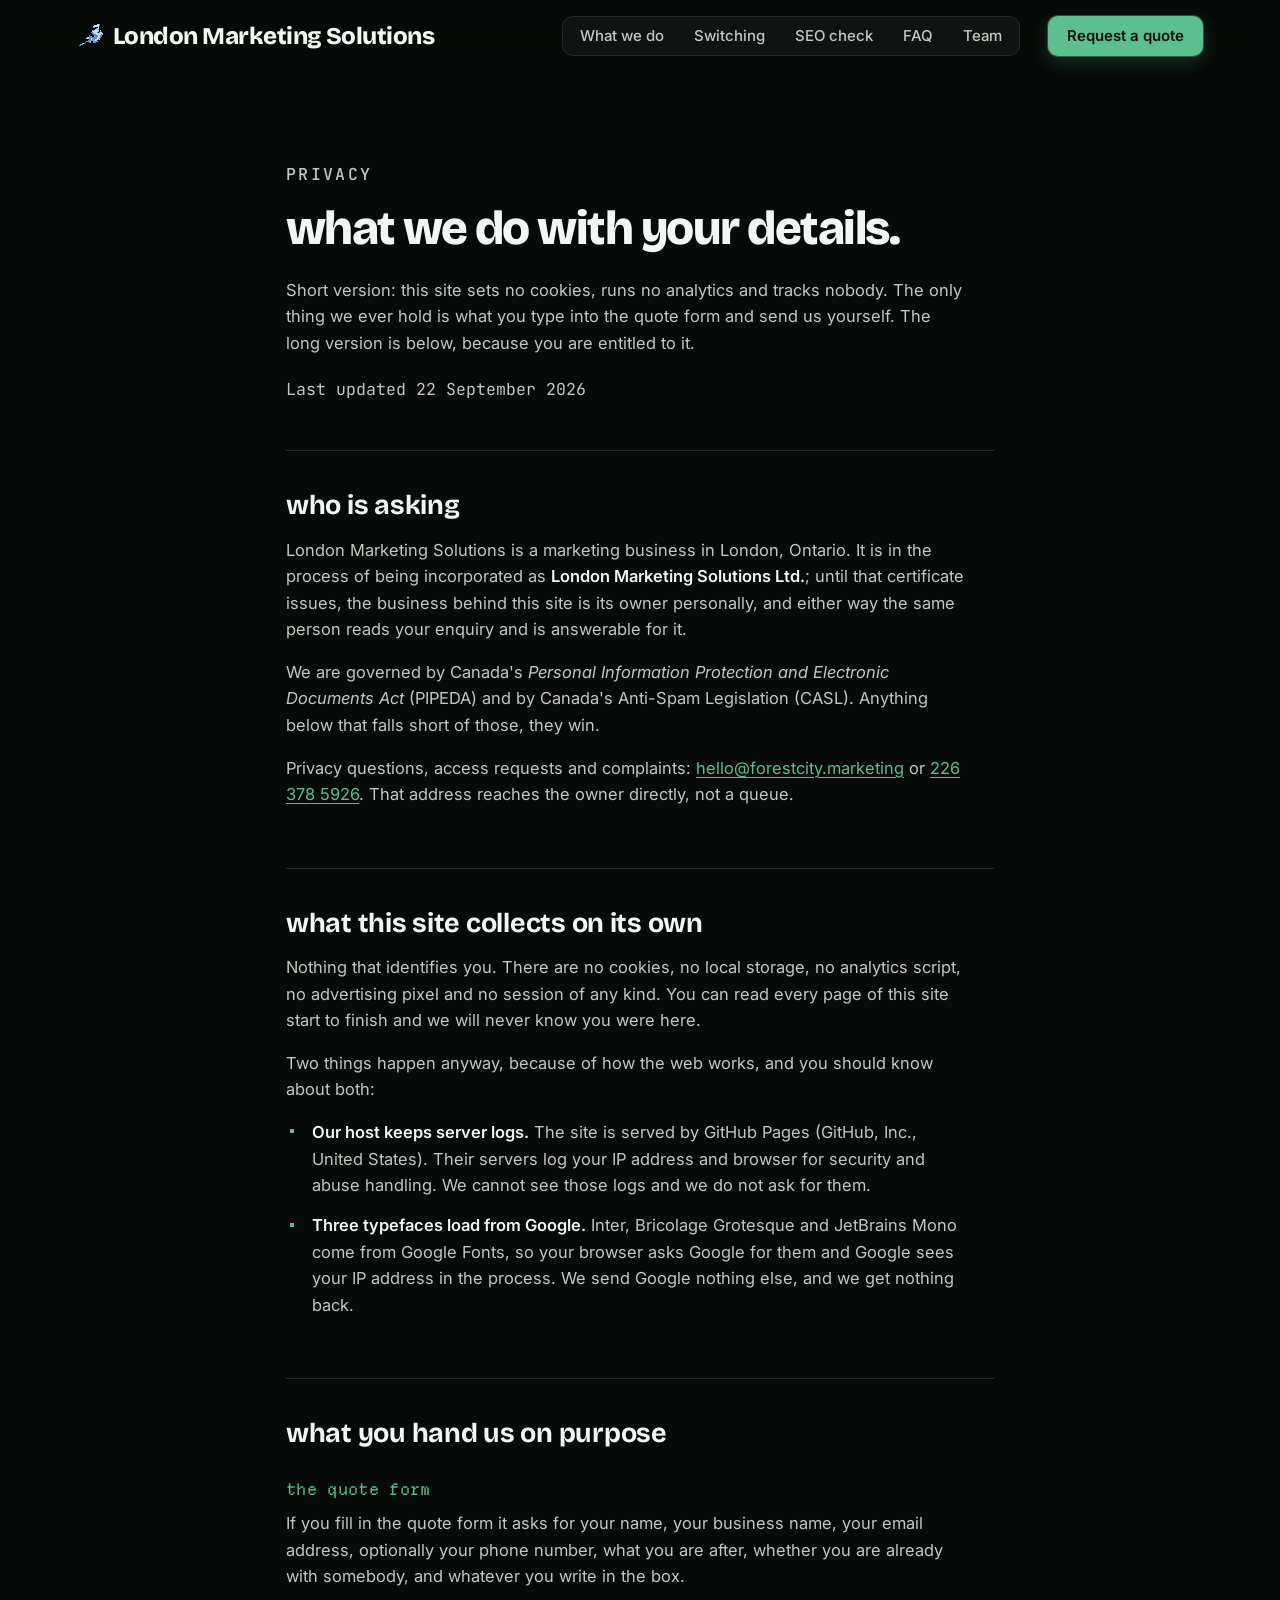
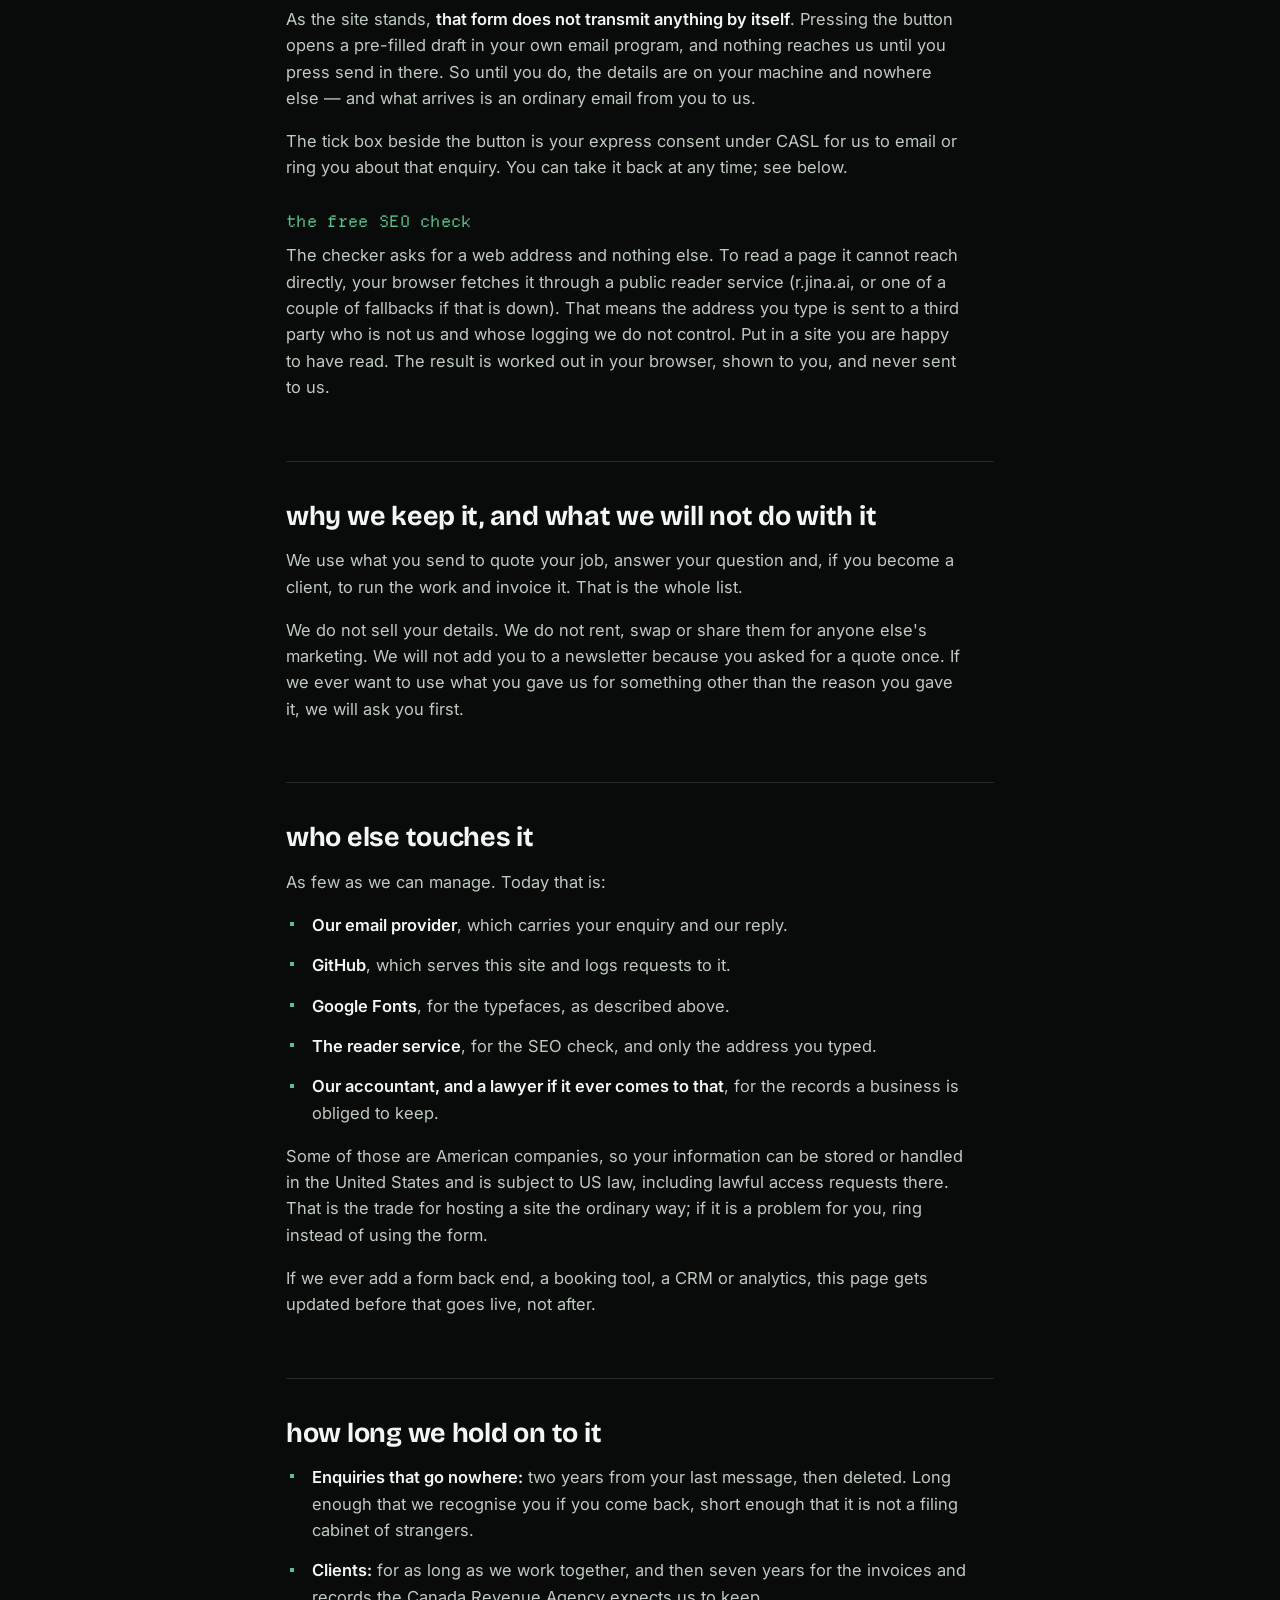
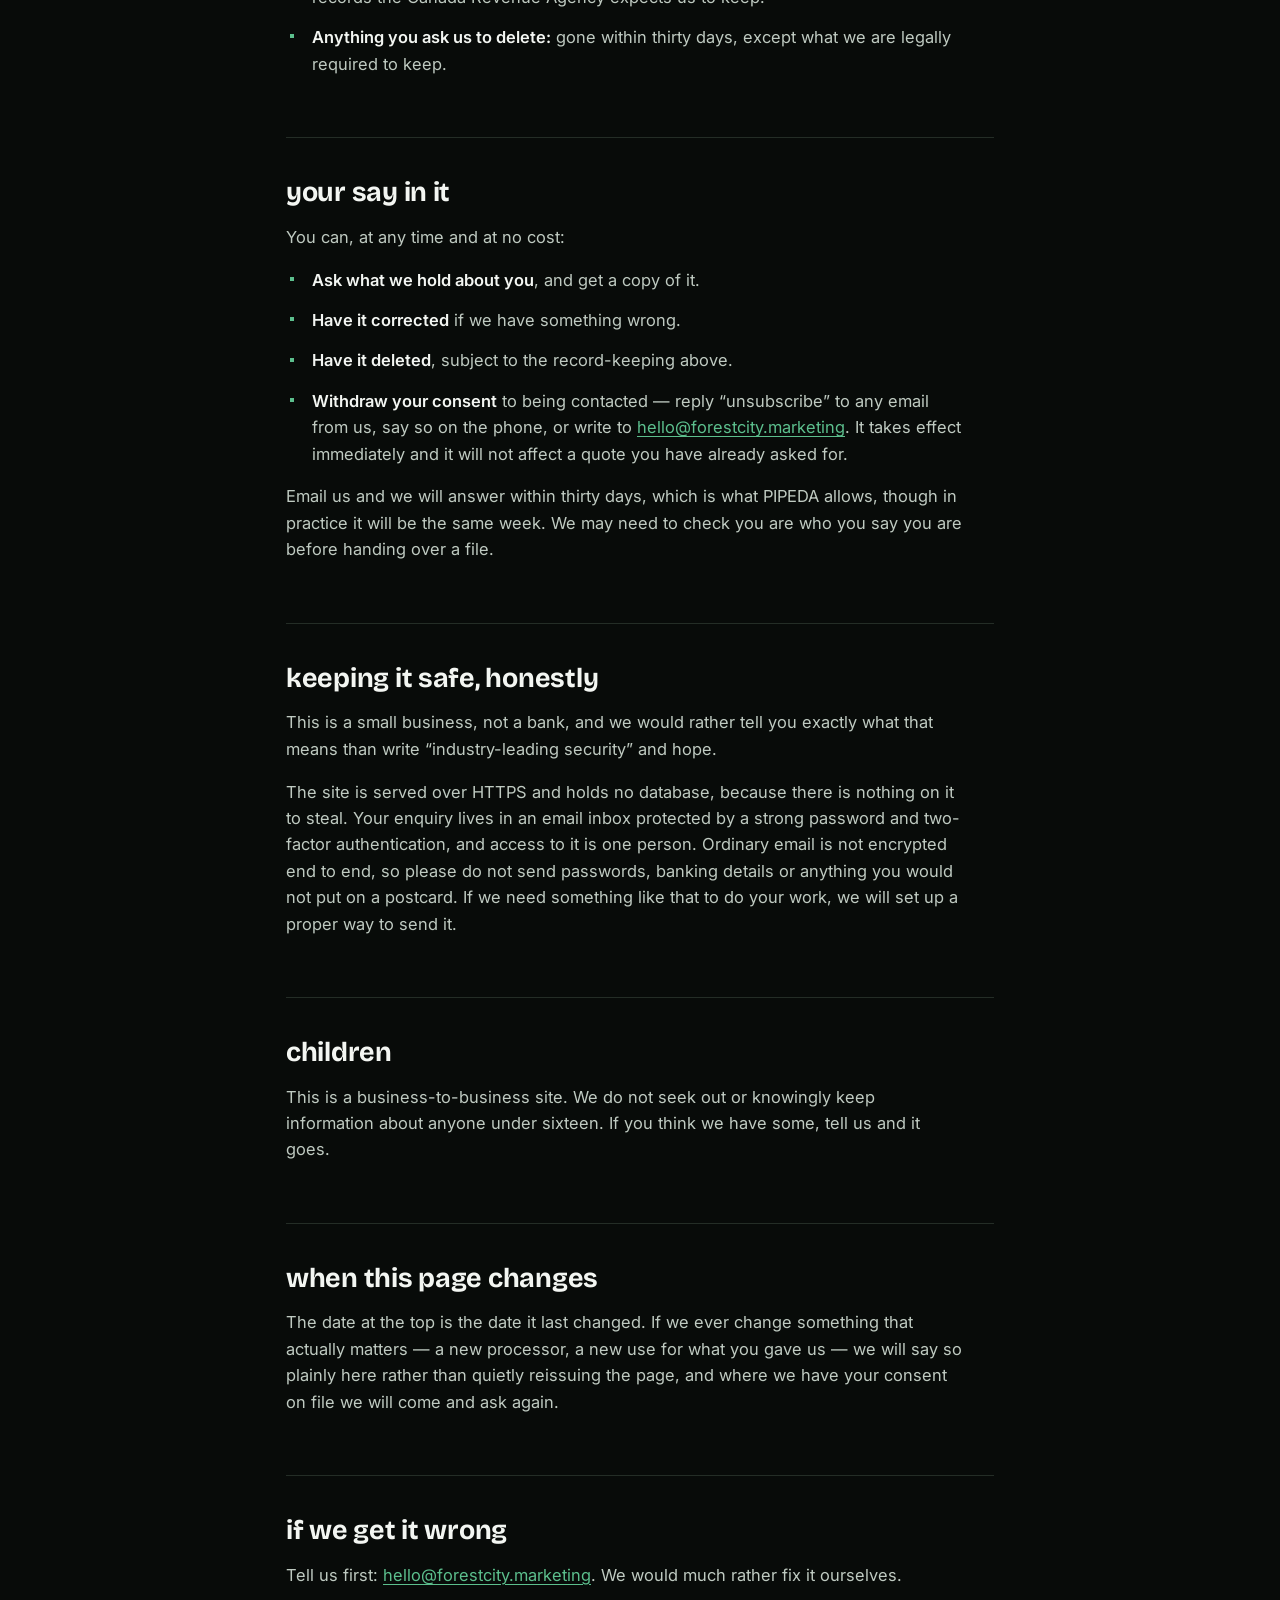
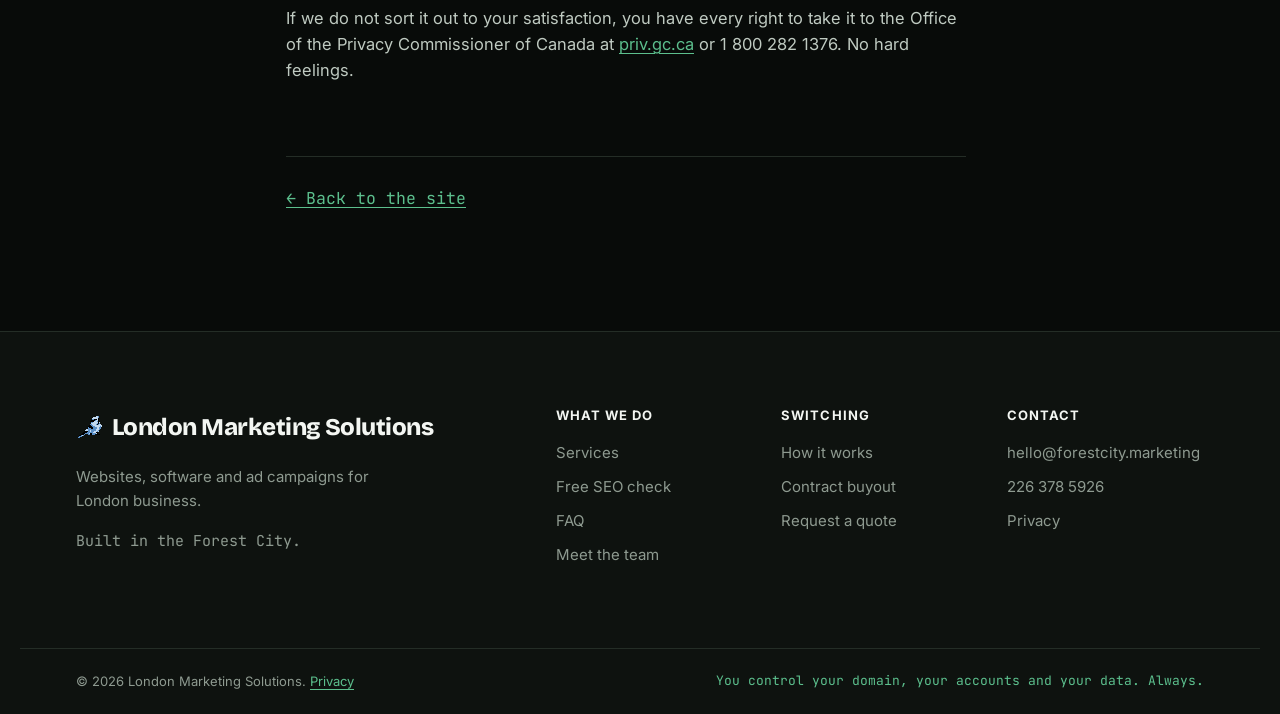
<file: privacy.html>
<!DOCTYPE html>
<html lang="en">
<head>
<meta charset="utf-8">
<meta name="viewport" content="width=device-width, initial-scale=1">
<title>Privacy — London Marketing Solutions</title>
<meta name="description" content="What London Marketing Solutions collects when you use this site, why, who else sees it, and how to get it back or deleted. Plain English, no cookies, no tracking.">
<meta name="robots" content="index,follow">
<link rel="canonical" href="https://londonmarketingsolutions.ca/privacy.html">

<meta property="og:title" content="Privacy — London Marketing Solutions">
<meta property="og:description" content="What we collect, why, who else sees it, and how to get it back. No cookies, no analytics, no tracking.">
<meta property="og:type" content="article">
<meta property="og:url" content="https://londonmarketingsolutions.ca/privacy.html">
<meta property="og:site_name" content="London Marketing Solutions">
<meta property="og:locale" content="en_CA">
<meta property="og:image" content="https://londonmarketingsolutions.ca/assets/img/og.jpg">
<meta property="og:image:width" content="1200">
<meta property="og:image:height" content="630">
<meta name="twitter:card" content="summary_large_image">

<link rel="icon" href="data:image/svg+xml,%3Csvg xmlns='http://www.w3.org/2000/svg' viewBox='0 0 26 27'%3E%3Cg fill='%23C2D9F0'%3E%3Crect x='20' y='2' width='2' height='1'/%3E%3Crect x='17' y='3' width='5' height='1'/%3E%3Crect x='16' y='4' width='6' height='1'/%3E%3Crect x='21' y='5' width='1' height='1'/%3E%3Crect x='20' y='6' width='2' height='1'/%3E%3Crect x='18' y='7' width='3' height='1'/%3E%3Crect x='17' y='8' width='5' height='1'/%3E%3Crect x='23' y='8' width='1' height='1'/%3E%3Crect x='15' y='9' width='6' height='1'/%3E%3Crect x='16' y='10' width='4' height='1'/%3E%3Crect x='23' y='10' width='2' height='1'/%3E%3Crect x='17' y='11' width='9' height='1'/%3E%3Crect x='19' y='12' width='5' height='1'/%3E%3Crect x='25' y='12' width='1' height='1'/%3E%3Crect x='21' y='13' width='2' height='1'/%3E%3Crect x='21' y='14' width='2' height='1'/%3E%3Crect x='10' y='15' width='2' height='1'/%3E%3Crect x='20' y='15' width='3' height='1'/%3E%3Crect x='9' y='16' width='3' height='1'/%3E%3Crect x='14' y='16' width='1' height='1'/%3E%3Crect x='20' y='16' width='2' height='1'/%3E%3Crect x='14' y='17' width='1' height='1'/%3E%3Crect x='18' y='17' width='3' height='1'/%3E%3Crect x='22' y='17' width='1' height='1'/%3E%3Crect x='17' y='18' width='3' height='1'/%3E%3Crect x='13' y='19' width='1' height='1'/%3E%3Crect x='20' y='19' width='1' height='1'/%3E%3Crect x='6' y='21' width='1' height='1'/%3E%3C/g%3E%3Cg fill='%235A8FC7'%3E%3Crect x='22' y='2' width='1' height='1'/%3E%3Crect x='22' y='3' width='1' height='1'/%3E%3Crect x='16' y='5' width='2' height='1'/%3E%3Crect x='19' y='6' width='1' height='1'/%3E%3Crect x='21' y='7' width='1' height='1'/%3E%3Crect x='15' y='8' width='2' height='1'/%3E%3Crect x='21' y='9' width='1' height='1'/%3E%3Crect x='23' y='9' width='1' height='1'/%3E%3Crect x='14' y='10' width='2' height='1'/%3E%3Crect x='20' y='10' width='1' height='1'/%3E%3Crect x='22' y='10' width='1' height='1'/%3E%3Crect x='15' y='11' width='2' height='1'/%3E%3Crect x='16' y='12' width='3' height='1'/%3E%3Crect x='24' y='12' width='1' height='1'/%3E%3Crect x='12' y='13' width='1' height='1'/%3E%3Crect x='17' y='13' width='4' height='1'/%3E%3Crect x='23' y='13' width='2' height='1'/%3E%3Crect x='12' y='14' width='3' height='1'/%3E%3Crect x='17' y='14' width='4' height='1'/%3E%3Crect x='23' y='14' width='2' height='1'/%3E%3Crect x='12' y='15' width='8' height='1'/%3E%3Crect x='23' y='15' width='1' height='1'/%3E%3Crect x='12' y='16' width='2' height='1'/%3E%3Crect x='15' y='16' width='5' height='1'/%3E%3Crect x='22' y='16' width='1' height='1'/%3E%3Crect x='12' y='17' width='2' height='1'/%3E%3Crect x='15' y='17' width='3' height='1'/%3E%3Crect x='21' y='17' width='1' height='1'/%3E%3Crect x='11' y='18' width='6' height='1'/%3E%3Crect x='9' y='19' width='4' height='1'/%3E%3Crect x='16' y='19' width='4' height='1'/%3E%3Crect x='8' y='20' width='1' height='1'/%3E%3Crect x='12' y='20' width='2' height='1'/%3E%3Crect x='16' y='20' width='3' height='1'/%3E%3Crect x='5' y='21' width='1' height='1'/%3E%3Crect x='7' y='21' width='1' height='1'/%3E%3Crect x='3' y='22' width='3' height='1'/%3E%3Crect x='2' y='23' width='2' height='1'/%3E%3C/g%3E%3Cg fill='%23000000'%3E%3Crect x='22' y='4' width='1' height='1'/%3E%3Crect x='18' y='5' width='3' height='1'/%3E%3Crect x='22' y='5' width='1' height='1'/%3E%3Crect x='15' y='6' width='4' height='1'/%3E%3Crect x='22' y='6' width='1' height='1'/%3E%3Crect x='14' y='7' width='4' height='1'/%3E%3Crect x='22' y='7' width='1' height='1'/%3E%3Crect x='22' y='8' width='1' height='1'/%3E%3Crect x='22' y='9' width='1' height='1'/%3E%3Crect x='21' y='10' width='1' height='1'/%3E%3Crect x='13' y='11' width='2' height='1'/%3E%3Crect x='12' y='12' width='4' height='1'/%3E%3Crect x='13' y='13' width='4' height='1'/%3E%3Crect x='11' y='14' width='1' height='1'/%3E%3Crect x='15' y='14' width='2' height='1'/%3E%3Crect x='8' y='17' width='4' height='1'/%3E%3Crect x='7' y='18' width='4' height='1'/%3E%3Crect x='20' y='18' width='2' height='1'/%3E%3Crect x='6' y='19' width='3' height='1'/%3E%3Crect x='14' y='19' width='2' height='1'/%3E%3Crect x='21' y='19' width='1' height='1'/%3E%3Crect x='5' y='20' width='3' height='1'/%3E%3Crect x='14' y='20' width='2' height='1'/%3E%3Crect x='20' y='20' width='4' height='1'/%3E%3Crect x='3' y='21' width='2' height='1'/%3E%3C/g%3E%3C/svg%3E">
<link rel="preconnect" href="https://fonts.googleapis.com">
<link rel="preconnect" href="https://fonts.gstatic.com" crossorigin>
<link href="https://fonts.googleapis.com/css2?family=Inter:wght@400;500;600;700&family=Bricolage+Grotesque:opsz,wght@12..96,400..800&family=JetBrains+Mono:wght@400;500&display=swap" rel="stylesheet">

<link rel="stylesheet" href="assets/css/styles.css">
</head>
<body>

<a class="skip" href="#main">Skip to content</a>

<header class="nav" id="nav">
  <div class="wrap nav__inner">
    <a class="brand" href="index.html" aria-label="London Marketing Solutions, home">
      <svg class="brand__mark" viewBox="0 0 26 27" aria-hidden="true" shape-rendering="crispEdges">
        <g fill="var(--jay-mid)">
          <rect x="20" y="2" width="2" height="1"/><rect x="17" y="3" width="5" height="1"/><rect x="16" y="4" width="6" height="1"/>
          <rect x="21" y="5" width="1" height="1"/><rect x="20" y="6" width="2" height="1"/><rect x="18" y="7" width="3" height="1"/>
          <rect x="17" y="8" width="5" height="1"/><rect x="23" y="8" width="1" height="1"/><rect x="15" y="9" width="6" height="1"/>
          <rect x="16" y="10" width="4" height="1"/><rect x="23" y="10" width="2" height="1"/><rect x="17" y="11" width="9" height="1"/>
          <rect x="19" y="12" width="5" height="1"/><rect x="25" y="12" width="1" height="1"/><rect x="21" y="13" width="2" height="1"/>
          <rect x="21" y="14" width="2" height="1"/><rect x="10" y="15" width="2" height="1"/><rect x="20" y="15" width="3" height="1"/>
          <rect x="9" y="16" width="3" height="1"/><rect x="14" y="16" width="1" height="1"/><rect x="20" y="16" width="2" height="1"/>
          <rect x="14" y="17" width="1" height="1"/><rect x="18" y="17" width="3" height="1"/><rect x="22" y="17" width="1" height="1"/>
          <rect x="17" y="18" width="3" height="1"/><rect x="13" y="19" width="1" height="1"/><rect x="20" y="19" width="1" height="1"/>
          <rect x="6" y="21" width="1" height="1"/>
        </g>
        <g fill="var(--jay)">
          <rect x="22" y="2" width="1" height="1"/><rect x="22" y="3" width="1" height="1"/><rect x="16" y="5" width="2" height="1"/>
          <rect x="19" y="6" width="1" height="1"/><rect x="21" y="7" width="1" height="1"/><rect x="15" y="8" width="2" height="1"/>
          <rect x="21" y="9" width="1" height="1"/><rect x="23" y="9" width="1" height="1"/><rect x="14" y="10" width="2" height="1"/>
          <rect x="20" y="10" width="1" height="1"/><rect x="22" y="10" width="1" height="1"/><rect x="15" y="11" width="2" height="1"/>
          <rect x="16" y="12" width="3" height="1"/><rect x="24" y="12" width="1" height="1"/><rect x="12" y="13" width="1" height="1"/>
          <rect x="17" y="13" width="4" height="1"/><rect x="23" y="13" width="2" height="1"/><rect x="12" y="14" width="3" height="1"/>
          <rect x="17" y="14" width="4" height="1"/><rect x="23" y="14" width="2" height="1"/><rect x="12" y="15" width="8" height="1"/>
          <rect x="23" y="15" width="1" height="1"/><rect x="12" y="16" width="2" height="1"/><rect x="15" y="16" width="5" height="1"/>
          <rect x="22" y="16" width="1" height="1"/><rect x="12" y="17" width="2" height="1"/><rect x="15" y="17" width="3" height="1"/>
          <rect x="21" y="17" width="1" height="1"/><rect x="11" y="18" width="6" height="1"/><rect x="9" y="19" width="4" height="1"/>
          <rect x="16" y="19" width="4" height="1"/><rect x="8" y="20" width="1" height="1"/><rect x="12" y="20" width="2" height="1"/>
          <rect x="16" y="20" width="3" height="1"/><rect x="5" y="21" width="1" height="1"/><rect x="7" y="21" width="1" height="1"/>
          <rect x="3" y="22" width="3" height="1"/><rect x="2" y="23" width="2" height="1"/>
        </g>
        <g fill="var(--jay-dark)">
          <rect x="22" y="4" width="1" height="1"/><rect x="18" y="5" width="3" height="1"/><rect x="22" y="5" width="1" height="1"/>
          <rect x="15" y="6" width="4" height="1"/><rect x="22" y="6" width="1" height="1"/><rect x="14" y="7" width="4" height="1"/>
          <rect x="22" y="7" width="1" height="1"/><rect x="22" y="8" width="1" height="1"/><rect x="22" y="9" width="1" height="1"/>
          <rect x="21" y="10" width="1" height="1"/><rect x="13" y="11" width="2" height="1"/><rect x="12" y="12" width="4" height="1"/>
          <rect x="13" y="13" width="4" height="1"/><rect x="11" y="14" width="1" height="1"/><rect x="15" y="14" width="2" height="1"/>
          <rect x="8" y="17" width="4" height="1"/><rect x="7" y="18" width="4" height="1"/><rect x="20" y="18" width="2" height="1"/>
          <rect x="6" y="19" width="3" height="1"/><rect x="14" y="19" width="2" height="1"/><rect x="21" y="19" width="1" height="1"/>
          <rect x="5" y="20" width="3" height="1"/><rect x="14" y="20" width="2" height="1"/><rect x="20" y="20" width="4" height="1"/>
          <rect x="3" y="21" width="2" height="1"/>
        </g>
      </svg>
      <span class="brand__word">London Marketing Solutions</span>
    </a>

    <nav class="nav__links" aria-label="Primary">
      <a href="index.html#services">What we do</a>
      <a href="index.html#switch">Switching</a>
      <a href="index.html#check">SEO check</a>
      <a href="index.html#faq">FAQ</a>
      <a href="team.html">Team</a>
    </nav>

    <a class="btn btn--solid btn--sm nav__cta" href="index.html#quote">Request a quote</a>

    <button class="nav__toggle" aria-expanded="false" aria-controls="nav-mobile" aria-label="Menu">
      <span></span><span></span><span></span>
    </button>
  </div>
  <div class="nav__mobile" id="nav-mobile" hidden>
    <a href="index.html#services">What we do</a>
    <a href="index.html#switch">Switching</a>
    <a href="index.html#check">SEO check</a>
    <a href="index.html#faq">FAQ</a>
    <a href="team.html">Team</a>
    <a class="btn btn--solid" href="index.html#quote">Request a quote</a>
  </div>
</header>

<main id="main">
<section class="section legal">
  <div class="wrap wrap--narrow">

    <header class="section__head">
      <p class="kicker">Privacy</p>
      <h1 class="section__title">what we do with your details.</h1>
      <p class="section__lead">
        Short version: this site sets no cookies, runs no analytics and tracks
        nobody. The only thing we ever hold is what you type into the quote form
        and send us yourself. The long version is below, because you are entitled
        to it.
      </p>
      <p class="legal__stamp">Last updated 22 September 2026</p>
    </header>

    <h2>who is asking</h2>
    <!-- SWAP ON INCORPORATION: when the certificate for London Marketing
         Solutions Ltd. issues, this paragraph becomes "London Marketing
         Solutions is an operating name of London Marketing Solutions Ltd., an
         Ontario corporation (OCN 0000000)." Nothing else on this page changes.
         Do not name the company as existing before the certificate is in hand:
         the sentence below says "in the process of being incorporated"
         precisely because that is what is still true. -->
    <p>
      London Marketing Solutions is a marketing business in London, Ontario. It
      is in the process of being incorporated as <strong>London Marketing
      Solutions Ltd.</strong>; until that certificate issues, the business
      behind this site is its owner personally, and either way the same person
      reads your enquiry and is answerable for it.
    </p>
    <p>
      We are governed by Canada's <em>Personal Information Protection and
      Electronic Documents Act</em> (PIPEDA) and by Canada's Anti-Spam
      Legislation (CASL). Anything below that falls short of those, they win.
    </p>
    <p>
      Privacy questions, access requests and complaints:
      <a href="mailto:hello@forestcity.marketing">hello@forestcity.marketing</a>
      or <a href="tel:+12263785926">226 378 5926</a>. That address reaches the
      owner directly, not a queue.
    </p>

    <h2>what this site collects on its own</h2>
    <p>
      Nothing that identifies you. There are no cookies, no local storage, no
      analytics script, no advertising pixel and no session of any kind. You can
      read every page of this site start to finish and we will never know you
      were here.
    </p>
    <p>
      Two things happen anyway, because of how the web works, and you should know
      about both:
    </p>
    <ul class="legal__list">
      <li>
        <strong>Our host keeps server logs.</strong> The site is served by GitHub
        Pages (GitHub, Inc., United States). Their servers log your IP address
        and browser for security and abuse handling. We cannot see those logs and
        we do not ask for them.
      </li>
      <li>
        <strong>Three typefaces load from Google.</strong> Inter, Bricolage
        Grotesque and JetBrains Mono come from Google Fonts, so your browser asks
        Google for them and Google sees your IP address in the process. We send
        Google nothing else, and we get nothing back.
      </li>
    </ul>

    <h2>what you hand us on purpose</h2>

    <h3>the quote form</h3>
    <p>
      If you fill in the quote form it asks for your name, your business name,
      your email address, optionally your phone number, what you are after,
      whether you are already with somebody, and whatever you write in the box.
    </p>
    <!-- ACCURACY: the paragraph below describes the mailto fallback, which is
         what runs while <form id="quote-form"> has data-endpoint="". If a POST
         endpoint ever goes in there (Formspree, a Worker, anything), this
         paragraph becomes false and must be rewritten to name that processor. -->
    <p>
      As the site stands, <strong>that form does not transmit anything by
      itself</strong>. Pressing the button opens a pre-filled draft in your own
      email program, and nothing reaches us until you press send in there. So
      until you do, the details are on your machine and nowhere else &mdash; and
      what arrives is an ordinary email from you to us.
    </p>
    <p>
      The tick box beside the button is your express consent under CASL for us to
      email or ring you about that enquiry. You can take it back at any time; see
      below.
    </p>

    <h3>the free SEO check</h3>
    <p>
      The checker asks for a web address and nothing else. To read a page it
      cannot reach directly, your browser fetches it through a public reader
      service (r.jina.ai, or one of a couple of fallbacks if that is down). That
      means the address you type is sent to a third party who is not us and whose
      logging we do not control. Put in a site you are happy to have read. The
      result is worked out in your browser, shown to you, and never sent to us.
    </p>

    <h2>why we keep it, and what we will not do with it</h2>
    <p>
      We use what you send to quote your job, answer your question and, if you
      become a client, to run the work and invoice it. That is the whole list.
    </p>
    <p>
      We do not sell your details. We do not rent, swap or share them for anyone
      else's marketing. We will not add you to a newsletter because you asked for
      a quote once. If we ever want to use what you gave us for something other
      than the reason you gave it, we will ask you first.
    </p>

    <h2>who else touches it</h2>
    <p>As few as we can manage. Today that is:</p>
    <ul class="legal__list">
      <li><strong>Our email provider</strong>, which carries your enquiry and our reply.</li>
      <li><strong>GitHub</strong>, which serves this site and logs requests to it.</li>
      <li><strong>Google Fonts</strong>, for the typefaces, as described above.</li>
      <li><strong>The reader service</strong>, for the SEO check, and only the address you typed.</li>
      <li>
        <strong>Our accountant, and a lawyer if it ever comes to that</strong>,
        for the records a business is obliged to keep.
      </li>
    </ul>
    <p>
      Some of those are American companies, so your information can be stored or
      handled in the United States and is subject to US law, including lawful
      access requests there. That is the trade for hosting a site the ordinary
      way; if it is a problem for you, ring instead of using the form.
    </p>
    <p>
      If we ever add a form back end, a booking tool, a CRM or analytics, this
      page gets updated before that goes live, not after.
    </p>

    <h2>how long we hold on to it</h2>
    <ul class="legal__list">
      <li>
        <strong>Enquiries that go nowhere:</strong> two years from your last
        message, then deleted. Long enough that we recognise you if you come
        back, short enough that it is not a filing cabinet of strangers.
      </li>
      <li>
        <strong>Clients:</strong> for as long as we work together, and then seven
        years for the invoices and records the Canada Revenue Agency expects us
        to keep.
      </li>
      <li>
        <strong>Anything you ask us to delete:</strong> gone within thirty days,
        except what we are legally required to keep.
      </li>
    </ul>

    <h2>your say in it</h2>
    <p>You can, at any time and at no cost:</p>
    <ul class="legal__list">
      <li><strong>Ask what we hold about you</strong>, and get a copy of it.</li>
      <li><strong>Have it corrected</strong> if we have something wrong.</li>
      <li><strong>Have it deleted</strong>, subject to the record-keeping above.</li>
      <li>
        <strong>Withdraw your consent</strong> to being contacted &mdash; reply
        &ldquo;unsubscribe&rdquo; to any email from us, say so on the phone, or
        write to
        <a href="mailto:hello@forestcity.marketing">hello@forestcity.marketing</a>.
        It takes effect immediately and it will not affect a quote you have
        already asked for.
      </li>
    </ul>
    <p>
      Email us and we will answer within thirty days, which is what PIPEDA
      allows, though in practice it will be the same week. We may need to check
      you are who you say you are before handing over a file.
    </p>

    <h2>keeping it safe, honestly</h2>
    <p>
      This is a small business, not a bank, and we would rather tell you exactly
      what that means than write &ldquo;industry-leading security&rdquo; and hope.
    </p>
    <p>
      The site is served over HTTPS and holds no database, because there is
      nothing on it to steal. Your enquiry lives in an email inbox protected by a
      strong password and two-factor authentication, and access to it is one
      person. Ordinary email is not encrypted end to end, so please do not send
      passwords, banking details or anything you would not put on a postcard. If
      we need something like that to do your work, we will set up a proper way to
      send it.
    </p>

    <h2>children</h2>
    <p>
      This is a business-to-business site. We do not seek out or knowingly keep
      information about anyone under sixteen. If you think we have some, tell us
      and it goes.
    </p>

    <h2>when this page changes</h2>
    <p>
      The date at the top is the date it last changed. If we ever change
      something that actually matters &mdash; a new processor, a new use for what
      you gave us &mdash; we will say so plainly here rather than quietly
      reissuing the page, and where we have your consent on file we will come and
      ask again.
    </p>

    <h2>if we get it wrong</h2>
    <p>
      Tell us first:
      <a href="mailto:hello@forestcity.marketing">hello@forestcity.marketing</a>.
      We would much rather fix it ourselves.
    </p>
    <p>
      If we do not sort it out to your satisfaction, you have every right to take
      it to the Office of the Privacy Commissioner of Canada at
      <a href="https://www.priv.gc.ca/" rel="noopener">priv.gc.ca</a> or
      1&nbsp;800&nbsp;282&nbsp;1376. No hard feelings.
    </p>

    <p class="legal__back"><a href="index.html">&larr; Back to the site</a></p>

  </div>
</section>
</main>

<footer class="foot">
  <div class="wrap foot__inner">
    <div class="foot__brand">
      <a class="brand" href="index.html">
        <svg class="brand__mark" viewBox="0 0 26 27" aria-hidden="true" shape-rendering="crispEdges">
          <g fill="var(--jay-mid)">
            <rect x="20" y="2" width="2" height="1"/><rect x="17" y="3" width="5" height="1"/><rect x="16" y="4" width="6" height="1"/>
            <rect x="21" y="5" width="1" height="1"/><rect x="20" y="6" width="2" height="1"/><rect x="18" y="7" width="3" height="1"/>
            <rect x="17" y="8" width="5" height="1"/><rect x="23" y="8" width="1" height="1"/><rect x="15" y="9" width="6" height="1"/>
            <rect x="16" y="10" width="4" height="1"/><rect x="23" y="10" width="2" height="1"/><rect x="17" y="11" width="9" height="1"/>
            <rect x="19" y="12" width="5" height="1"/><rect x="25" y="12" width="1" height="1"/><rect x="21" y="13" width="2" height="1"/>
            <rect x="21" y="14" width="2" height="1"/><rect x="10" y="15" width="2" height="1"/><rect x="20" y="15" width="3" height="1"/>
            <rect x="9" y="16" width="3" height="1"/><rect x="14" y="16" width="1" height="1"/><rect x="20" y="16" width="2" height="1"/>
            <rect x="14" y="17" width="1" height="1"/><rect x="18" y="17" width="3" height="1"/><rect x="22" y="17" width="1" height="1"/>
            <rect x="17" y="18" width="3" height="1"/><rect x="13" y="19" width="1" height="1"/><rect x="20" y="19" width="1" height="1"/>
            <rect x="6" y="21" width="1" height="1"/>
          </g>
          <g fill="var(--jay)">
            <rect x="22" y="2" width="1" height="1"/><rect x="22" y="3" width="1" height="1"/><rect x="16" y="5" width="2" height="1"/>
            <rect x="19" y="6" width="1" height="1"/><rect x="21" y="7" width="1" height="1"/><rect x="15" y="8" width="2" height="1"/>
            <rect x="21" y="9" width="1" height="1"/><rect x="23" y="9" width="1" height="1"/><rect x="14" y="10" width="2" height="1"/>
            <rect x="20" y="10" width="1" height="1"/><rect x="22" y="10" width="1" height="1"/><rect x="15" y="11" width="2" height="1"/>
            <rect x="16" y="12" width="3" height="1"/><rect x="24" y="12" width="1" height="1"/><rect x="12" y="13" width="1" height="1"/>
            <rect x="17" y="13" width="4" height="1"/><rect x="23" y="13" width="2" height="1"/><rect x="12" y="14" width="3" height="1"/>
            <rect x="17" y="14" width="4" height="1"/><rect x="23" y="14" width="2" height="1"/><rect x="12" y="15" width="8" height="1"/>
            <rect x="23" y="15" width="1" height="1"/><rect x="12" y="16" width="2" height="1"/><rect x="15" y="16" width="5" height="1"/>
            <rect x="22" y="16" width="1" height="1"/><rect x="12" y="17" width="2" height="1"/><rect x="15" y="17" width="3" height="1"/>
            <rect x="21" y="17" width="1" height="1"/><rect x="11" y="18" width="6" height="1"/><rect x="9" y="19" width="4" height="1"/>
            <rect x="16" y="19" width="4" height="1"/><rect x="8" y="20" width="1" height="1"/><rect x="12" y="20" width="2" height="1"/>
            <rect x="16" y="20" width="3" height="1"/><rect x="5" y="21" width="1" height="1"/><rect x="7" y="21" width="1" height="1"/>
            <rect x="3" y="22" width="3" height="1"/><rect x="2" y="23" width="2" height="1"/>
          </g>
          <g fill="var(--jay-dark)">
            <rect x="22" y="4" width="1" height="1"/><rect x="18" y="5" width="3" height="1"/><rect x="22" y="5" width="1" height="1"/>
            <rect x="15" y="6" width="4" height="1"/><rect x="22" y="6" width="1" height="1"/><rect x="14" y="7" width="4" height="1"/>
            <rect x="22" y="7" width="1" height="1"/><rect x="22" y="8" width="1" height="1"/><rect x="22" y="9" width="1" height="1"/>
            <rect x="21" y="10" width="1" height="1"/><rect x="13" y="11" width="2" height="1"/><rect x="12" y="12" width="4" height="1"/>
            <rect x="13" y="13" width="4" height="1"/><rect x="11" y="14" width="1" height="1"/><rect x="15" y="14" width="2" height="1"/>
            <rect x="8" y="17" width="4" height="1"/><rect x="7" y="18" width="4" height="1"/><rect x="20" y="18" width="2" height="1"/>
            <rect x="6" y="19" width="3" height="1"/><rect x="14" y="19" width="2" height="1"/><rect x="21" y="19" width="1" height="1"/>
            <rect x="5" y="20" width="3" height="1"/><rect x="14" y="20" width="2" height="1"/><rect x="20" y="20" width="4" height="1"/>
            <rect x="3" y="21" width="2" height="1"/>
          </g>
        </svg>
        <span class="brand__word">London Marketing Solutions</span>
      </a>
      <p>Websites, software and ad campaigns for London business.</p>
      <p class="foot__where">Built in the Forest City.</p>
    </div>

    <nav class="foot__links" aria-label="Footer">
      <div>
        <h4>What we do</h4>
        <a href="index.html#services">Services</a>
        <a href="index.html#check">Free SEO check</a>
        <a href="index.html#faq">FAQ</a>
        <a href="team.html">Meet the team</a>
      </div>
      <div>
        <h4>Switching</h4>
        <a href="index.html#switch">How it works</a>
        <a href="index.html#buyout">Contract buyout</a>
        <a href="index.html#quote">Request a quote</a>
      </div>
      <div>
        <h4>Contact</h4>
        <a href="mailto:hello@forestcity.marketing">hello@forestcity.marketing</a>
        <a href="tel:+12263785926">226 378 5926</a>
        <a href="privacy.html" aria-current="page">Privacy</a>
      </div>
    </nav>
  </div>
  <div class="wrap foot__base">
    <p>&copy; <span id="year">2026</span> London Marketing Solutions. <a href="privacy.html">Privacy</a></p>
    <p class="foot__mono">You control your domain, your accounts and your data. Always.</p>
  </div>
</footer>

<script src="assets/js/main.js"></script>
</body>
</html>
</file>
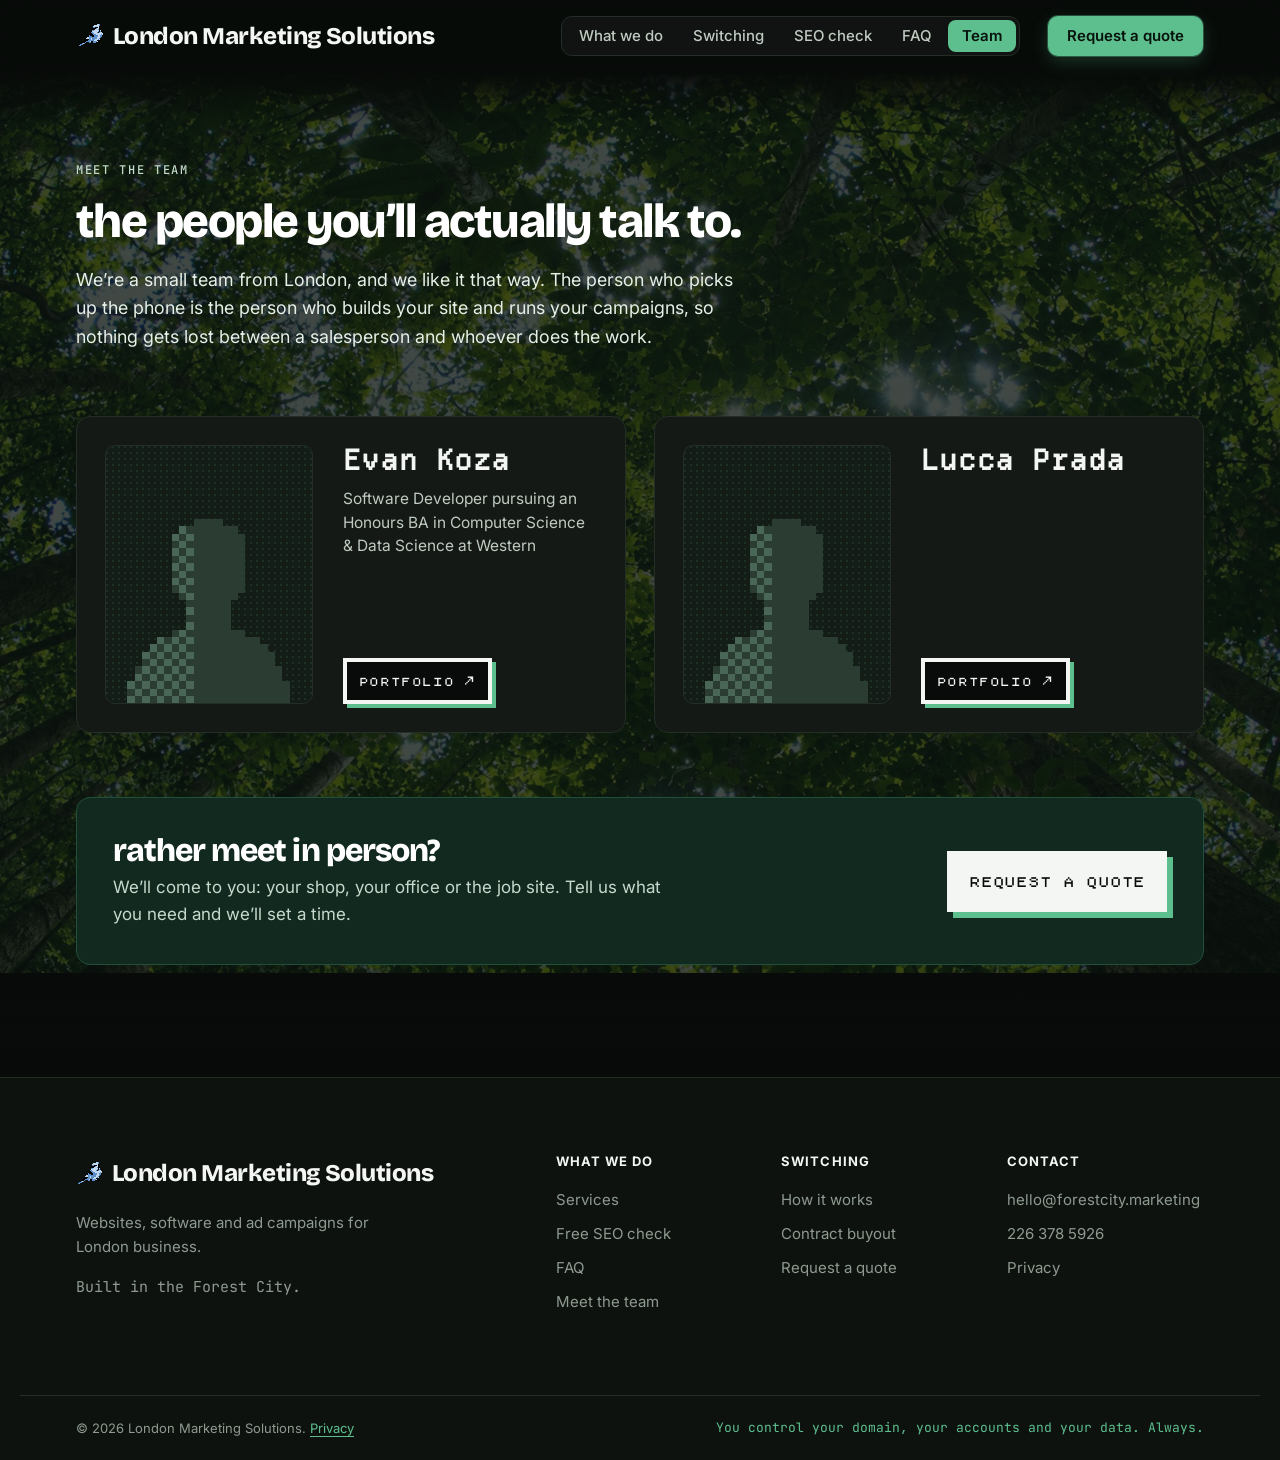
<file: team.html>
<!DOCTYPE html>
<html lang="en">
<head>
<meta charset="utf-8">
<meta name="viewport" content="width=device-width, initial-scale=1">
<title>Meet the team — London Marketing Solutions</title>
<meta name="description" content="The people behind London Marketing Solutions. A small, local team: the person you talk to is the person who builds it.">
<meta name="robots" content="index,follow">
<link rel="canonical" href="https://londonmarketingsolutions.ca/team.html">

<meta property="og:title" content="Meet the team — London Marketing Solutions">
<meta property="og:description" content="A small, local team in London, Ontario. The person you talk to is the person who builds it.">
<meta property="og:type" content="article">
<meta property="og:url" content="https://londonmarketingsolutions.ca/team.html">
<meta property="og:site_name" content="London Marketing Solutions">
<meta property="og:locale" content="en_CA">
<meta property="og:image" content="https://londonmarketingsolutions.ca/assets/img/og.jpg">
<meta property="og:image:width" content="1200">
<meta property="og:image:height" content="630">
<meta name="twitter:card" content="summary_large_image">

<link rel="icon" href="data:image/svg+xml,%3Csvg xmlns='http://www.w3.org/2000/svg' viewBox='0 0 26 27'%3E%3Cg fill='%23C2D9F0'%3E%3Crect x='20' y='2' width='2' height='1'/%3E%3Crect x='17' y='3' width='5' height='1'/%3E%3Crect x='16' y='4' width='6' height='1'/%3E%3Crect x='21' y='5' width='1' height='1'/%3E%3Crect x='20' y='6' width='2' height='1'/%3E%3Crect x='18' y='7' width='3' height='1'/%3E%3Crect x='17' y='8' width='5' height='1'/%3E%3Crect x='23' y='8' width='1' height='1'/%3E%3Crect x='15' y='9' width='6' height='1'/%3E%3Crect x='16' y='10' width='4' height='1'/%3E%3Crect x='23' y='10' width='2' height='1'/%3E%3Crect x='17' y='11' width='9' height='1'/%3E%3Crect x='19' y='12' width='5' height='1'/%3E%3Crect x='25' y='12' width='1' height='1'/%3E%3Crect x='21' y='13' width='2' height='1'/%3E%3Crect x='21' y='14' width='2' height='1'/%3E%3Crect x='10' y='15' width='2' height='1'/%3E%3Crect x='20' y='15' width='3' height='1'/%3E%3Crect x='9' y='16' width='3' height='1'/%3E%3Crect x='14' y='16' width='1' height='1'/%3E%3Crect x='20' y='16' width='2' height='1'/%3E%3Crect x='14' y='17' width='1' height='1'/%3E%3Crect x='18' y='17' width='3' height='1'/%3E%3Crect x='22' y='17' width='1' height='1'/%3E%3Crect x='17' y='18' width='3' height='1'/%3E%3Crect x='13' y='19' width='1' height='1'/%3E%3Crect x='20' y='19' width='1' height='1'/%3E%3Crect x='6' y='21' width='1' height='1'/%3E%3C/g%3E%3Cg fill='%235A8FC7'%3E%3Crect x='22' y='2' width='1' height='1'/%3E%3Crect x='22' y='3' width='1' height='1'/%3E%3Crect x='16' y='5' width='2' height='1'/%3E%3Crect x='19' y='6' width='1' height='1'/%3E%3Crect x='21' y='7' width='1' height='1'/%3E%3Crect x='15' y='8' width='2' height='1'/%3E%3Crect x='21' y='9' width='1' height='1'/%3E%3Crect x='23' y='9' width='1' height='1'/%3E%3Crect x='14' y='10' width='2' height='1'/%3E%3Crect x='20' y='10' width='1' height='1'/%3E%3Crect x='22' y='10' width='1' height='1'/%3E%3Crect x='15' y='11' width='2' height='1'/%3E%3Crect x='16' y='12' width='3' height='1'/%3E%3Crect x='24' y='12' width='1' height='1'/%3E%3Crect x='12' y='13' width='1' height='1'/%3E%3Crect x='17' y='13' width='4' height='1'/%3E%3Crect x='23' y='13' width='2' height='1'/%3E%3Crect x='12' y='14' width='3' height='1'/%3E%3Crect x='17' y='14' width='4' height='1'/%3E%3Crect x='23' y='14' width='2' height='1'/%3E%3Crect x='12' y='15' width='8' height='1'/%3E%3Crect x='23' y='15' width='1' height='1'/%3E%3Crect x='12' y='16' width='2' height='1'/%3E%3Crect x='15' y='16' width='5' height='1'/%3E%3Crect x='22' y='16' width='1' height='1'/%3E%3Crect x='12' y='17' width='2' height='1'/%3E%3Crect x='15' y='17' width='3' height='1'/%3E%3Crect x='21' y='17' width='1' height='1'/%3E%3Crect x='11' y='18' width='6' height='1'/%3E%3Crect x='9' y='19' width='4' height='1'/%3E%3Crect x='16' y='19' width='4' height='1'/%3E%3Crect x='8' y='20' width='1' height='1'/%3E%3Crect x='12' y='20' width='2' height='1'/%3E%3Crect x='16' y='20' width='3' height='1'/%3E%3Crect x='5' y='21' width='1' height='1'/%3E%3Crect x='7' y='21' width='1' height='1'/%3E%3Crect x='3' y='22' width='3' height='1'/%3E%3Crect x='2' y='23' width='2' height='1'/%3E%3C/g%3E%3Cg fill='%23000000'%3E%3Crect x='22' y='4' width='1' height='1'/%3E%3Crect x='18' y='5' width='3' height='1'/%3E%3Crect x='22' y='5' width='1' height='1'/%3E%3Crect x='15' y='6' width='4' height='1'/%3E%3Crect x='22' y='6' width='1' height='1'/%3E%3Crect x='14' y='7' width='4' height='1'/%3E%3Crect x='22' y='7' width='1' height='1'/%3E%3Crect x='22' y='8' width='1' height='1'/%3E%3Crect x='22' y='9' width='1' height='1'/%3E%3Crect x='21' y='10' width='1' height='1'/%3E%3Crect x='13' y='11' width='2' height='1'/%3E%3Crect x='12' y='12' width='4' height='1'/%3E%3Crect x='13' y='13' width='4' height='1'/%3E%3Crect x='11' y='14' width='1' height='1'/%3E%3Crect x='15' y='14' width='2' height='1'/%3E%3Crect x='8' y='17' width='4' height='1'/%3E%3Crect x='7' y='18' width='4' height='1'/%3E%3Crect x='20' y='18' width='2' height='1'/%3E%3Crect x='6' y='19' width='3' height='1'/%3E%3Crect x='14' y='19' width='2' height='1'/%3E%3Crect x='21' y='19' width='1' height='1'/%3E%3Crect x='5' y='20' width='3' height='1'/%3E%3Crect x='14' y='20' width='2' height='1'/%3E%3Crect x='20' y='20' width='4' height='1'/%3E%3Crect x='3' y='21' width='2' height='1'/%3E%3C/g%3E%3C/svg%3E">
<link rel="preconnect" href="https://fonts.googleapis.com">
<link rel="preconnect" href="https://fonts.gstatic.com" crossorigin>
<link href="https://fonts.googleapis.com/css2?family=Inter:wght@400;500;600;700&family=Bricolage+Grotesque:opsz,wght@12..96,400..800&family=JetBrains+Mono:wght@400;500&display=swap" rel="stylesheet">

<link rel="stylesheet" href="assets/css/styles.css">
</head>
<body>

<a class="skip" href="#main">Skip to content</a>

<header class="nav" id="nav">
  <div class="wrap nav__inner">
    <a class="brand" href="index.html" aria-label="London Marketing Solutions, home">
      <svg class="brand__mark" viewBox="0 0 26 27" aria-hidden="true" shape-rendering="crispEdges">
        <g fill="var(--jay-mid)">
          <rect x="20" y="2" width="2" height="1"/><rect x="17" y="3" width="5" height="1"/><rect x="16" y="4" width="6" height="1"/>
          <rect x="21" y="5" width="1" height="1"/><rect x="20" y="6" width="2" height="1"/><rect x="18" y="7" width="3" height="1"/>
          <rect x="17" y="8" width="5" height="1"/><rect x="23" y="8" width="1" height="1"/><rect x="15" y="9" width="6" height="1"/>
          <rect x="16" y="10" width="4" height="1"/><rect x="23" y="10" width="2" height="1"/><rect x="17" y="11" width="9" height="1"/>
          <rect x="19" y="12" width="5" height="1"/><rect x="25" y="12" width="1" height="1"/><rect x="21" y="13" width="2" height="1"/>
          <rect x="21" y="14" width="2" height="1"/><rect x="10" y="15" width="2" height="1"/><rect x="20" y="15" width="3" height="1"/>
          <rect x="9" y="16" width="3" height="1"/><rect x="14" y="16" width="1" height="1"/><rect x="20" y="16" width="2" height="1"/>
          <rect x="14" y="17" width="1" height="1"/><rect x="18" y="17" width="3" height="1"/><rect x="22" y="17" width="1" height="1"/>
          <rect x="17" y="18" width="3" height="1"/><rect x="13" y="19" width="1" height="1"/><rect x="20" y="19" width="1" height="1"/>
          <rect x="6" y="21" width="1" height="1"/>
        </g>
        <g fill="var(--jay)">
          <rect x="22" y="2" width="1" height="1"/><rect x="22" y="3" width="1" height="1"/><rect x="16" y="5" width="2" height="1"/>
          <rect x="19" y="6" width="1" height="1"/><rect x="21" y="7" width="1" height="1"/><rect x="15" y="8" width="2" height="1"/>
          <rect x="21" y="9" width="1" height="1"/><rect x="23" y="9" width="1" height="1"/><rect x="14" y="10" width="2" height="1"/>
          <rect x="20" y="10" width="1" height="1"/><rect x="22" y="10" width="1" height="1"/><rect x="15" y="11" width="2" height="1"/>
          <rect x="16" y="12" width="3" height="1"/><rect x="24" y="12" width="1" height="1"/><rect x="12" y="13" width="1" height="1"/>
          <rect x="17" y="13" width="4" height="1"/><rect x="23" y="13" width="2" height="1"/><rect x="12" y="14" width="3" height="1"/>
          <rect x="17" y="14" width="4" height="1"/><rect x="23" y="14" width="2" height="1"/><rect x="12" y="15" width="8" height="1"/>
          <rect x="23" y="15" width="1" height="1"/><rect x="12" y="16" width="2" height="1"/><rect x="15" y="16" width="5" height="1"/>
          <rect x="22" y="16" width="1" height="1"/><rect x="12" y="17" width="2" height="1"/><rect x="15" y="17" width="3" height="1"/>
          <rect x="21" y="17" width="1" height="1"/><rect x="11" y="18" width="6" height="1"/><rect x="9" y="19" width="4" height="1"/>
          <rect x="16" y="19" width="4" height="1"/><rect x="8" y="20" width="1" height="1"/><rect x="12" y="20" width="2" height="1"/>
          <rect x="16" y="20" width="3" height="1"/><rect x="5" y="21" width="1" height="1"/><rect x="7" y="21" width="1" height="1"/>
          <rect x="3" y="22" width="3" height="1"/><rect x="2" y="23" width="2" height="1"/>
        </g>
        <g fill="var(--jay-dark)">
          <rect x="22" y="4" width="1" height="1"/><rect x="18" y="5" width="3" height="1"/><rect x="22" y="5" width="1" height="1"/>
          <rect x="15" y="6" width="4" height="1"/><rect x="22" y="6" width="1" height="1"/><rect x="14" y="7" width="4" height="1"/>
          <rect x="22" y="7" width="1" height="1"/><rect x="22" y="8" width="1" height="1"/><rect x="22" y="9" width="1" height="1"/>
          <rect x="21" y="10" width="1" height="1"/><rect x="13" y="11" width="2" height="1"/><rect x="12" y="12" width="4" height="1"/>
          <rect x="13" y="13" width="4" height="1"/><rect x="11" y="14" width="1" height="1"/><rect x="15" y="14" width="2" height="1"/>
          <rect x="8" y="17" width="4" height="1"/><rect x="7" y="18" width="4" height="1"/><rect x="20" y="18" width="2" height="1"/>
          <rect x="6" y="19" width="3" height="1"/><rect x="14" y="19" width="2" height="1"/><rect x="21" y="19" width="1" height="1"/>
          <rect x="5" y="20" width="3" height="1"/><rect x="14" y="20" width="2" height="1"/><rect x="20" y="20" width="4" height="1"/>
          <rect x="3" y="21" width="2" height="1"/>
        </g>
      </svg>
      <span class="brand__word">London Marketing Solutions</span>
    </a>

    <nav class="nav__links" aria-label="Primary">
      <a href="index.html#services">What we do</a>
      <a href="index.html#switch">Switching</a>
      <a href="index.html#check">SEO check</a>
      <a href="index.html#faq">FAQ</a>
      <a href="team.html" aria-current="page">Team</a>
    </nav>

    <a class="btn btn--solid btn--sm nav__cta" href="index.html#quote">Request a quote</a>

    <button class="nav__toggle" aria-expanded="false" aria-controls="nav-mobile" aria-label="Menu">
      <span></span><span></span><span></span>
    </button>
  </div>
  <div class="nav__mobile" id="nav-mobile" hidden>
    <a href="index.html#services">What we do</a>
    <a href="index.html#switch">Switching</a>
    <a href="index.html#check">SEO check</a>
    <a href="index.html#faq">FAQ</a>
    <a href="team.html" aria-current="page">Team</a>
    <a class="btn btn--solid" href="index.html#quote">Request a quote</a>
  </div>
</header>


<main id="main">
<svg width="0" height="0" style="position:absolute" aria-hidden="true">
  <symbol id="placeholder-portrait" viewBox="0 0 24 30" shape-rendering="crispEdges">
    <g fill="#2B3D32"><rect x="10" y="5" width="4" height="1"/><rect x="9" y="6" width="7" height="1"/><rect x="8" y="7" width="1" height="1"/><rect x="10" y="7" width="7" height="1"/><rect x="7" y="8" width="1" height="1"/><rect x="9" y="8" width="8" height="1"/><rect x="8" y="9" width="1" height="1"/><rect x="10" y="9" width="7" height="1"/><rect x="7" y="10" width="1" height="1"/><rect x="9" y="10" width="8" height="1"/><rect x="8" y="11" width="1" height="1"/><rect x="10" y="11" width="7" height="1"/><rect x="7" y="12" width="1" height="1"/><rect x="9" y="12" width="8" height="1"/><rect x="8" y="13" width="1" height="1"/><rect x="10" y="13" width="7" height="1"/><rect x="7" y="14" width="1" height="1"/><rect x="9" y="14" width="8" height="1"/><rect x="8" y="15" width="1" height="1"/><rect x="10" y="15" width="6" height="1"/><rect x="9" y="16" width="6" height="1"/><rect x="10" y="17" width="5" height="1"/><rect x="9" y="18" width="6" height="1"/><rect x="10" y="19" width="5" height="1"/><rect x="7" y="20" width="1" height="1"/><rect x="9" y="20" width="8" height="1"/><rect x="6" y="21" width="1" height="1"/><rect x="8" y="21" width="1" height="1"/><rect x="10" y="21" width="9" height="1"/><rect x="5" y="22" width="1" height="1"/><rect x="7" y="22" width="1" height="1"/><rect x="9" y="22" width="11" height="1"/><rect x="4" y="23" width="1" height="1"/><rect x="6" y="23" width="1" height="1"/><rect x="8" y="23" width="1" height="1"/><rect x="10" y="23" width="11" height="1"/><rect x="3" y="24" width="1" height="1"/><rect x="5" y="24" width="1" height="1"/><rect x="7" y="24" width="1" height="1"/><rect x="9" y="24" width="12" height="1"/><rect x="2" y="25" width="1" height="1"/><rect x="4" y="25" width="1" height="1"/><rect x="6" y="25" width="1" height="1"/><rect x="8" y="25" width="1" height="1"/><rect x="10" y="25" width="12" height="1"/><rect x="3" y="26" width="1" height="1"/><rect x="5" y="26" width="1" height="1"/><rect x="7" y="26" width="1" height="1"/><rect x="9" y="26" width="13" height="1"/><rect x="2" y="27" width="1" height="1"/><rect x="4" y="27" width="1" height="1"/><rect x="6" y="27" width="1" height="1"/><rect x="8" y="27" width="1" height="1"/><rect x="10" y="27" width="13" height="1"/><rect x="1" y="28" width="1" height="1"/><rect x="3" y="28" width="1" height="1"/><rect x="5" y="28" width="1" height="1"/><rect x="7" y="28" width="1" height="1"/><rect x="9" y="28" width="14" height="1"/><rect x="2" y="29" width="1" height="1"/><rect x="4" y="29" width="1" height="1"/><rect x="6" y="29" width="1" height="1"/><rect x="8" y="29" width="1" height="1"/><rect x="10" y="29" width="13" height="1"/></g>
    <g fill="#4A6656"><rect x="8" y="6" width="1" height="1"/><rect x="7" y="7" width="1" height="1"/><rect x="9" y="7" width="1" height="1"/><rect x="8" y="8" width="1" height="1"/><rect x="7" y="9" width="1" height="1"/><rect x="9" y="9" width="1" height="1"/><rect x="8" y="10" width="1" height="1"/><rect x="7" y="11" width="1" height="1"/><rect x="9" y="11" width="1" height="1"/><rect x="8" y="12" width="1" height="1"/><rect x="7" y="13" width="1" height="1"/><rect x="9" y="13" width="1" height="1"/><rect x="8" y="14" width="1" height="1"/><rect x="9" y="15" width="1" height="1"/><rect x="9" y="17" width="1" height="1"/><rect x="9" y="19" width="1" height="1"/><rect x="8" y="20" width="1" height="1"/><rect x="5" y="21" width="1" height="1"/><rect x="7" y="21" width="1" height="1"/><rect x="9" y="21" width="1" height="1"/><rect x="4" y="22" width="1" height="1"/><rect x="6" y="22" width="1" height="1"/><rect x="8" y="22" width="1" height="1"/><rect x="3" y="23" width="1" height="1"/><rect x="5" y="23" width="1" height="1"/><rect x="7" y="23" width="1" height="1"/><rect x="9" y="23" width="1" height="1"/><rect x="4" y="24" width="1" height="1"/><rect x="6" y="24" width="1" height="1"/><rect x="8" y="24" width="1" height="1"/><rect x="3" y="25" width="1" height="1"/><rect x="5" y="25" width="1" height="1"/><rect x="7" y="25" width="1" height="1"/><rect x="9" y="25" width="1" height="1"/><rect x="2" y="26" width="1" height="1"/><rect x="4" y="26" width="1" height="1"/><rect x="6" y="26" width="1" height="1"/><rect x="8" y="26" width="1" height="1"/><rect x="1" y="27" width="1" height="1"/><rect x="3" y="27" width="1" height="1"/><rect x="5" y="27" width="1" height="1"/><rect x="7" y="27" width="1" height="1"/><rect x="9" y="27" width="1" height="1"/><rect x="2" y="28" width="1" height="1"/><rect x="4" y="28" width="1" height="1"/><rect x="6" y="28" width="1" height="1"/><rect x="8" y="28" width="1" height="1"/><rect x="1" y="29" width="1" height="1"/><rect x="3" y="29" width="1" height="1"/><rect x="5" y="29" width="1" height="1"/><rect x="7" y="29" width="1" height="1"/><rect x="9" y="29" width="1" height="1"/></g>
  </symbol>
</svg>
<section class="section section--canopy team">
  <div class="section__art" aria-hidden="true">
    <div class="section__stick">
      <img class="section__photo"
           src="assets/img/canopy-1000.jpg"
           srcset="assets/img/canopy-1000.jpg 1000w,
                   assets/img/canopy-1537.jpg 1537w"
           sizes="100vw" width="1537" height="1023"
           alt="" decoding="async">
      <div class="section__veil"></div>
    </div>
  </div>
  <div class="wrap">
    <header class="section__head">
      <p class="kicker">Meet the team</p>
      <h1 class="section__title">the people you&rsquo;ll actually talk to.</h1>
      <p class="section__lead">
        We&rsquo;re a small team from London, and we like it that way. The person who
        picks up the phone is the person who builds your site and runs your campaigns,
        so nothing gets lost between a salesperson and whoever does the work.
      </p>
    </header>

    <div class="team__grid">
      <article class="person">
        <figure class="person__photo">
          <svg viewBox="0 0 24 30" aria-hidden="true"><use href="#placeholder-portrait"/></svg>
        </figure>
        <div class="person__body">
          <h2 class="person__name">Evan Koza</h2>
          <p class="person__role">Software Developer pursuing an Honours BA in Computer Science &amp; Data Science at Western</p>
          <a class="btn btn--pixel btn--pixel-ghost person__link" href="https://evankoza.com" target="_blank" rel="noopener">portfolio &nearr;</a>
        </div>
      </article>
      <article class="person">
        <figure class="person__photo">
          <svg viewBox="0 0 24 30" aria-hidden="true"><use href="#placeholder-portrait"/></svg>
        </figure>
        <div class="person__body">
          <h2 class="person__name">Lucca Prada</h2>
          <a class="btn btn--pixel btn--pixel-ghost person__link" href="https://luccahp1.github.io/portfolio/" target="_blank" rel="noopener">portfolio &nearr;</a>
        </div>
      </article>
    </div>

    <div class="team__meet">
      <div>
        <h2>rather meet in person?</h2>
        <p>We&rsquo;ll come to you: your shop, your office or the job site. Tell us what you need and we&rsquo;ll set a time.</p>
      </div>
      <a class="btn btn--pixel" href="index.html#quote">Request a quote</a>
    </div>
  </div>
</section>
</main>

<footer class="foot">
  <div class="wrap foot__inner">
    <div class="foot__brand">
      <a class="brand" href="index.html">
        <svg class="brand__mark" viewBox="0 0 26 27" aria-hidden="true" shape-rendering="crispEdges">
          <g fill="var(--jay-mid)">
            <rect x="20" y="2" width="2" height="1"/><rect x="17" y="3" width="5" height="1"/><rect x="16" y="4" width="6" height="1"/>
            <rect x="21" y="5" width="1" height="1"/><rect x="20" y="6" width="2" height="1"/><rect x="18" y="7" width="3" height="1"/>
            <rect x="17" y="8" width="5" height="1"/><rect x="23" y="8" width="1" height="1"/><rect x="15" y="9" width="6" height="1"/>
            <rect x="16" y="10" width="4" height="1"/><rect x="23" y="10" width="2" height="1"/><rect x="17" y="11" width="9" height="1"/>
            <rect x="19" y="12" width="5" height="1"/><rect x="25" y="12" width="1" height="1"/><rect x="21" y="13" width="2" height="1"/>
            <rect x="21" y="14" width="2" height="1"/><rect x="10" y="15" width="2" height="1"/><rect x="20" y="15" width="3" height="1"/>
            <rect x="9" y="16" width="3" height="1"/><rect x="14" y="16" width="1" height="1"/><rect x="20" y="16" width="2" height="1"/>
            <rect x="14" y="17" width="1" height="1"/><rect x="18" y="17" width="3" height="1"/><rect x="22" y="17" width="1" height="1"/>
            <rect x="17" y="18" width="3" height="1"/><rect x="13" y="19" width="1" height="1"/><rect x="20" y="19" width="1" height="1"/>
            <rect x="6" y="21" width="1" height="1"/>
          </g>
          <g fill="var(--jay)">
            <rect x="22" y="2" width="1" height="1"/><rect x="22" y="3" width="1" height="1"/><rect x="16" y="5" width="2" height="1"/>
            <rect x="19" y="6" width="1" height="1"/><rect x="21" y="7" width="1" height="1"/><rect x="15" y="8" width="2" height="1"/>
            <rect x="21" y="9" width="1" height="1"/><rect x="23" y="9" width="1" height="1"/><rect x="14" y="10" width="2" height="1"/>
            <rect x="20" y="10" width="1" height="1"/><rect x="22" y="10" width="1" height="1"/><rect x="15" y="11" width="2" height="1"/>
            <rect x="16" y="12" width="3" height="1"/><rect x="24" y="12" width="1" height="1"/><rect x="12" y="13" width="1" height="1"/>
            <rect x="17" y="13" width="4" height="1"/><rect x="23" y="13" width="2" height="1"/><rect x="12" y="14" width="3" height="1"/>
            <rect x="17" y="14" width="4" height="1"/><rect x="23" y="14" width="2" height="1"/><rect x="12" y="15" width="8" height="1"/>
            <rect x="23" y="15" width="1" height="1"/><rect x="12" y="16" width="2" height="1"/><rect x="15" y="16" width="5" height="1"/>
            <rect x="22" y="16" width="1" height="1"/><rect x="12" y="17" width="2" height="1"/><rect x="15" y="17" width="3" height="1"/>
            <rect x="21" y="17" width="1" height="1"/><rect x="11" y="18" width="6" height="1"/><rect x="9" y="19" width="4" height="1"/>
            <rect x="16" y="19" width="4" height="1"/><rect x="8" y="20" width="1" height="1"/><rect x="12" y="20" width="2" height="1"/>
            <rect x="16" y="20" width="3" height="1"/><rect x="5" y="21" width="1" height="1"/><rect x="7" y="21" width="1" height="1"/>
            <rect x="3" y="22" width="3" height="1"/><rect x="2" y="23" width="2" height="1"/>
          </g>
          <g fill="var(--jay-dark)">
            <rect x="22" y="4" width="1" height="1"/><rect x="18" y="5" width="3" height="1"/><rect x="22" y="5" width="1" height="1"/>
            <rect x="15" y="6" width="4" height="1"/><rect x="22" y="6" width="1" height="1"/><rect x="14" y="7" width="4" height="1"/>
            <rect x="22" y="7" width="1" height="1"/><rect x="22" y="8" width="1" height="1"/><rect x="22" y="9" width="1" height="1"/>
            <rect x="21" y="10" width="1" height="1"/><rect x="13" y="11" width="2" height="1"/><rect x="12" y="12" width="4" height="1"/>
            <rect x="13" y="13" width="4" height="1"/><rect x="11" y="14" width="1" height="1"/><rect x="15" y="14" width="2" height="1"/>
            <rect x="8" y="17" width="4" height="1"/><rect x="7" y="18" width="4" height="1"/><rect x="20" y="18" width="2" height="1"/>
            <rect x="6" y="19" width="3" height="1"/><rect x="14" y="19" width="2" height="1"/><rect x="21" y="19" width="1" height="1"/>
            <rect x="5" y="20" width="3" height="1"/><rect x="14" y="20" width="2" height="1"/><rect x="20" y="20" width="4" height="1"/>
            <rect x="3" y="21" width="2" height="1"/>
          </g>
        </svg>
        <span class="brand__word">London Marketing Solutions</span>
      </a>
      <p>Websites, software and ad campaigns for London business.</p>
      <p class="foot__where">Built in the Forest City.</p>
    </div>

    <nav class="foot__links" aria-label="Footer">
      <div>
        <h4>What we do</h4>
        <a href="index.html#services">Services</a>
        <a href="index.html#check">Free SEO check</a>
        <a href="index.html#faq">FAQ</a>
        <a href="team.html" aria-current="page">Meet the team</a>
      </div>
      <div>
        <h4>Switching</h4>
        <a href="index.html#switch">How it works</a>
        <a href="index.html#buyout">Contract buyout</a>
        <a href="index.html#quote">Request a quote</a>
      </div>
      <div>
        <h4>Contact</h4>
        <a href="mailto:hello@forestcity.marketing">hello@forestcity.marketing</a>
        <a href="tel:+12263785926">226 378 5926</a>
        <a href="privacy.html">Privacy</a>
      </div>
    </nav>
  </div>
  <div class="wrap foot__base">
    <p>&copy; <span id="year">2026</span> London Marketing Solutions. <a href="privacy.html">Privacy</a></p>
    <p class="foot__mono">You control your domain, your accounts and your data. Always.</p>
  </div>
</footer>

<script src="assets/js/main.js"></script>
</body>
</html>
</file>
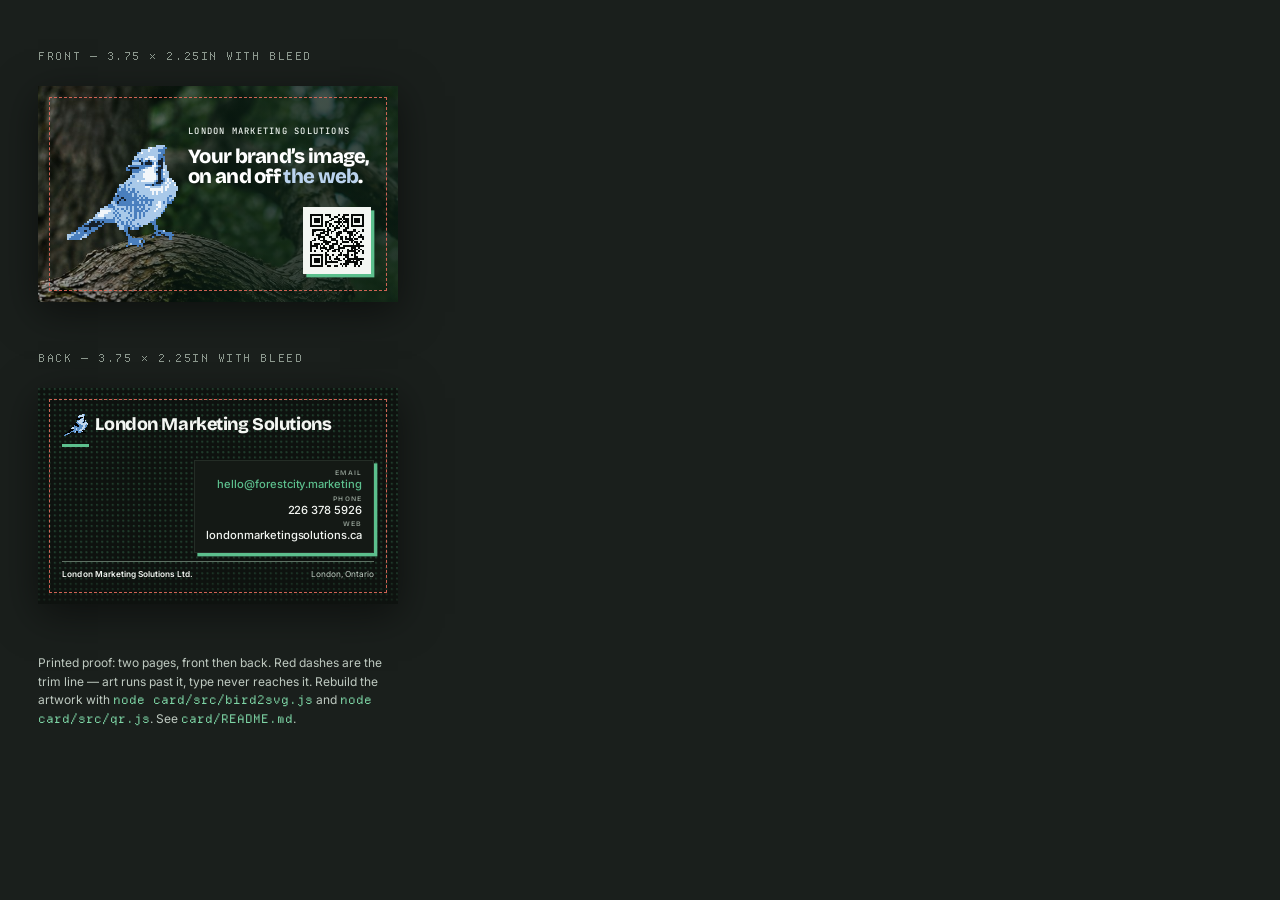
<file: card/card.html>
<!doctype html>
<html lang="en-CA">
<head>
<meta charset="utf-8">
<meta name="viewport" content="width=device-width, initial-scale=1">
<title>Business card — London Marketing Solutions</title>
<meta name="robots" content="noindex, nofollow">

<!--
  ARTWORK, NOT A PAGE. 3.5 x 2in, North American card, with 0.125in of
  bleed on every side — so the sheet each face prints on is 3.75 x 2.25in
  and the trim line is an eighth of an inch inside it.

  Everything is in INCHES on purpose. A card is a physical object and the
  only measurements that matter are the ones the guillotine sees; px would
  make every number a division by 96 in somebody's head.

  It is one file because a print shop gets sent a PDF, not a repo, and the
  PDF is made by printing this. See card/README.md for the command.

  WHAT IS SHARED WITH THE SITE, AND WHAT IS NOT
    - the photograph, the fonts and the palette come straight out of
      ../assets. Change the site's greens and this card changes with them.
    - the jay and the QR code are BUILT, by card/src/*.js, into flat-cell
      SVGs. The bird is the same dither as the hero, run once at print
      resolution instead of every frame in a canvas.
    - the type sizes are this file's own. Nothing on a card is a clamp().
-->

<!-- display=block, not the site's swap. A swap paints the fallback first
     and re-lays the text out when the real face lands — on a web page
     that is a flash, but a card is MEASURED at the moment it is printed,
     and a headless Chrome that screenshots during the swap window puts
     the headline on three lines and the wrap past the safe box. Block
     paints nothing until the face is there. make-card.sh gives it the
     time with --virtual-time-budget. -->
<link rel="preconnect" href="https://fonts.googleapis.com">
<link rel="preconnect" href="https://fonts.gstatic.com" crossorigin>
<link href="https://fonts.googleapis.com/css2?family=Inter:wght@400;500;600&family=Bricolage+Grotesque:opsz,wght@12..96,400..800&family=JetBrains+Mono:wght@400;500&display=block" rel="stylesheet">

<style>
@font-face{
  font-family:'Departure Mono';
  src:url('../assets/fonts/DepartureMono-Regular.woff2') format('woff2'),
      url('../assets/fonts/DepartureMono-Regular.woff') format('woff');
  font-weight:400; font-style:normal; font-display:block;
}

:root{
  /* ── the site's tokens, copied rather than imported: this file has to
     survive being handed to a printer on its own ── */
  --bg:    #080B09;
  --bg-2:  #0E120F;
  --bg-3:  #141915;
  --ink:   #F3F6F2;
  --ink-2: #BFCAC1;
  --ink-3: #8E9A90;
  --forest:      #5CBF8D;
  --forest-line: #C3DCCB;
  --jay-pale:    #BBD3EE;
  --line:   #242D26;
  --line-2: #5E7063;

  /* the footer's pixel field — same dots, sized for paper rather than for
     a 96dpi screen: 8px on the site is 0.083in, which is a coarse, visible
     grain at arm's length. 0.055in keeps it a texture. */
  --dot: radial-gradient(circle at 0.0104in 0.0104in, #22402F 0.0104in, transparent 0.0146in);
  --dot-size: 0.055in;

  /* The site's four voices, and the card uses them for the same jobs it
     does: the grotesque for the headline and the wordmark, JetBrains Mono
     for kickers and small caps, Inter for anything that is a sentence, and
     Departure Mono ONLY where the site lets the pixel face speak — the
     buttons and the numeric panels. Here that is the QR's label, which
     sits against a pixel grid and would look odd set in anything else. */
  --font-display:'Bricolage Grotesque','Inter',-apple-system,'Segoe UI',sans-serif;
  --font-body:'Inter',-apple-system,'Segoe UI',sans-serif;
  --font-mono:'JetBrains Mono',ui-monospace,'SF Mono',Menlo,monospace;
  --font-pixel:'Departure Mono',ui-monospace,'JetBrains Mono',monospace;

  /* ── geometry ── */
  --w: 3.5in;          /* trim */
  --h: 2in;
  --bleed: 0.125in;    /* what the guillotine eats */
  --safe: 0.125in;     /* nothing lands inside this, measured from trim */
  --sheet-w: calc(var(--w) + var(--bleed)*2);
  --sheet-h: calc(var(--h) + var(--bleed)*2);
  --edge: calc(var(--bleed) + var(--safe));   /* sheet edge -> safe area */

  /* ── THE PERCH ──────────────────────────────────────────────
     One point, two elements. The photograph is placed so that the
     spot bird.js perches on — 26.32% across the original frame and
     46.00% down it, which is a few pixels INTO the in-focus bark —
     lands here; the jay is placed so that its lowest toe lands on
     the same point. Move --toe-x/--toe-y and the branch and the
     bird move together, still touching. */
  --toe-x: 1.10in;
  --toe-y: 1.70in;
  --perch-fx: 0.2632;
  --perch-fy: 0.4600;

  /* How deep the toes go into the bark, as a fraction of the frame.
     POSITIVE pulls the photograph up and buries the feet; NEGATIVE drops
     the branch away and stands the bird on top of it. It is the one
     number that moves the branch WITHOUT moving the bird — --toe-y moves
     both, because they are anchored to the same point.

     It ran at +0.008 while the bird was smaller relative to the limb.
     At this zoom that reads as a bird sunk into the bark rather than
     perched on it, so the branch now drops 0.015 of the frame — about a
     twelfth of an inch — and the toes sit on the crest. bird.js's own
     constant is left above, unedited: it is still right for the site,
     and this is a correction to it rather than a replacement. */
  --sink: -0.004;
}

*,*::before,*::after{ box-sizing:border-box; }

html{ background:#1A1F1C; }
body{
  margin:0;
  font-family:var(--font-body);
  color:var(--ink);
  -webkit-font-smoothing:antialiased;
}

/* Backgrounds ARE the artwork here, so they are never the browser's to
   drop. Without this a card printed from Chrome comes out as type on
   white paper. */
*{ -webkit-print-color-adjust:exact; print-color-adjust:exact; }

.face{
  position:relative;
  width:var(--sheet-w); height:var(--sheet-h);
  overflow:hidden;
  background:var(--bg);
}

/* ══════════════════════════════════════════════════════════════
   FRONT — the hero, at a fifth of the size.

   The photograph is placed by NUMBER, not by object-fit. The hero has to
   SOLVE where the branch is, every time, because a viewport is not a known
   size; a card is, so the sum is done once, here.

   --photo-w is the zoom, and it is the one number on this card with a
   ceiling somebody else set: the largest frame in the repo is 1672px wide,
   so 9.6in of it is 174dpi. A press wants 300 for a photograph, and this
   is well under half again of that — a deliberate trade, made twice, because at the
   5.6in that does hit 300dpi the limb is a twig under a bird this size,
   and a sharp picture of the wrong composition is still the wrong
   composition. What saves it is the subject: the branch is defocused bark
   in near-darkness behind a veil, with no fine detail and no edge anybody
   will look for. The JAY, which is what the eye goes to, is vector and
   prints at whatever the press can hold.

   If a bigger original of this photograph ever turns up, put it in
   assets/img/src, make a wider JPEG beside branch-1672 and raise this —
   it is the one thing that would improve the front.
   ══════════════════════════════════════════════════════════════ */

.front__photo{
  --photo-w: 9.6in;
  --photo-h: calc(var(--photo-w) * 941 / 1672);   /* the frame's own ratio */
  position:absolute; inset:0;
  background-image:url('../assets/img/branch-1672.jpg');
  background-size:var(--photo-w) auto;
  /* slide the frame until its perch point is under the bird's toe */
  background-position:
    calc(var(--toe-x) - var(--perch-fx) * var(--photo-w))
    calc(var(--toe-y) - (var(--perch-fy) + var(--sink)) * var(--photo-h));
  background-repeat:no-repeat;
}

/* The hero's veil, mirrored: on the site the copy is on the right and the
   grade runs 270deg; here the type is also on the right, so the same
   numbers hold. It is what buys the headline its contrast over bark. */
.front__veil{
  position:absolute; inset:0;
  background:linear-gradient(270deg,
    rgba(11,31,21,.80)  0%,
    rgba(11,31,21,.76) 40%,
    rgba(11,31,21,.70) 52%,
    rgba(11,31,21,.48) 66%,
    rgba(11,31,21,.24) 82%,
    rgba(11,31,21,.16) 100%);
}

/* The jay, sized by its width and hung off its own foot.

   --foot-x/--foot-y are printed by bird2svg.js: where the lowest TOE sits
   in the artwork, as a fraction of it. They have to be copied back here
   every time that script is re-run, and so does --bird-h, which is the
   artwork's aspect ratio written out. The script's edge handling decides
   which cells survive at the tail and at the toes, so the trimmed box
   changes shape whenever it changes — 51x49 cells with the foot at 98%
   became 51x48 with the foot at 100% the last time, and a bird hung off
   the stale numbers stands a fiftieth of an inch inside the bark.

   Neither number is a guess at the middle. --foot-x is 70% because the
   middle of this artwork is the belly, not the feet.

   1.15in is wider than the hero's 15%-of-the-photo, deliberately: a card
   is held at arm's length, the bird is the whole point of it, and at the
   hero's proportion it came out the size of a postage stamp. */
.front__bird{
  --foot-x: 0.696;                          /* from bird2svg.js */
  --foot-y: 1.000;
  --bird-w: 1.15in;
  --bird-h: calc(var(--bird-w) * 48 / 51);  /* the artwork's own ratio */
  position:absolute;
  left:calc(var(--toe-x) - var(--foot-x) * var(--bird-w));
  top:calc(var(--toe-y) - var(--foot-y) * var(--bird-h));
  width:var(--bird-w); height:auto;
}

/* The copy no longer shares this column with the code, so it is no longer
   centred in the whole face: it starts at the TOP of it and runs down,
   clear of the corner the QR now owns. flex-start rather than centre is
   what pins the name to the top of the card — centring it would let the
   block drift down again the moment a line is added to it. */
.front__copy{
  position:absolute;
  left:1.56in; right:var(--edge);
  top:var(--edge); bottom:0.86in;
  display:flex; flex-direction:column; justify-content:flex-start;
  padding-top:0.17in;
  gap:0.07in;
}

/* The name, over the promise: who is saying it, then what they are
   saying. It is set in the SITE'S KICKER — JetBrains Mono 500 at 0.14em,
   uppercase — rather than in the grotesque the back sets it in, and that
   is the whole reason it works at the top of a photograph: an 800-weight
   name above an 800-weight headline is two headlines arguing, while a
   tracked-out monospace line reads as a label and lets the slogan be the
   voice. The one change from the site is the colour. The kicker is forest
   green there, on a flat dark section; here it would sit over a
   photograph of green foliage, where green stops being an accent and
   starts being camouflage.

   26 characters at 6.6pt is 1.76in and the column is 1.88. The nowrap is
   what makes a longer name fail loudly — overflowing the safe box, where
   the check catches it — instead of quietly wrapping to two lines. */
.brandline{
  margin:0;
  font-family:var(--font-mono);
  font-weight:500;
  font-size:6.6pt; line-height:1.2;
  letter-spacing:0.14em;
  text-transform:uppercase;
  color:#EDF3EE;
  white-space:nowrap;
}

/* Two lines, broken where the site breaks them, set as large as two
   lines can be.

   The size is not a taste decision, it is a measurement. "Your brand's
   image," is the longer line and it has to fit the column: at 15.2pt it
   sets 1.887in against 1.94in of column, which is a sixteenth of an inch
   of slack. 15.6pt sets 1.936in — it still fits, and it would wrap the
   day anything about the font's metrics moved, which is not a bet worth
   taking on a printed object. The column itself was widened to buy this,
   from 1.62in to 1.56, which is as far left as it can start: the bird's
   wing ends at 1.449.

   The break is a hard <br> rather than a wrap, because a wrap is a
   function of whatever width the browser computes and these line endings
   are a decision. <em>the web</em> stays whole on the second line —
   splitting the accent across two lines reads as a mistake in the colour
   rather than as emphasis. */
.headline{
  margin:0.04in 0 0;
  font-family:var(--font-display);
  font-size:15.2pt; font-weight:800;
  line-height:0.96; letter-spacing:-0.035em;
  color:#fff;
}
.headline em{ font-style:normal; color:var(--jay-pale); }

/* The QR, under the slogan.

   A white block on a dark card, because a scanner wants a light quiet
   zone and the four modules of it are baked into the SVG. The green
   offset is the hero buttons' shadow — one hard cell, no blur — which is
   what stops the panel reading as a sticker somebody dropped on the
   artwork. 0.62in at 29 modules is 0.021in a module: about twice the
   smallest thing a phone camera can resolve at reading distance. */
/* The code carries no caption. It had one — the domain, set in the pixel
   face — and it was the only thing on the card that said something the
   card had already said: the URL is in the code, and anybody who cannot
   scan it can read it on the back. */
/* Inset a little further than the safe line, because the green offset is
   drawn DOWN AND RIGHT of the panel: park the code itself on the safe
   line and its shadow is the thing nearest the blade. */
.qr{
  position:absolute;
  right:0.29in; bottom:0.29in;
}
.qr__code{
  width:0.70in; height:0.70in;
  display:block;
  box-shadow:0.035in 0.035in 0 var(--forest);
}

/* ══════════════════════════════════════════════════════════════
   BACK — the footer's pixel field, with the details on it.
   ══════════════════════════════════════════════════════════════ */

.back{ background:var(--bg-2); }

.back__field{
  position:absolute; inset:0;
  background-image:var(--dot);
  background-size:var(--dot-size) var(--dot-size);
  opacity:.9;
  /* The site fades this field in down the section because the copy sits
     on it. Here the copy sits on a panel instead, so the field has
     nothing to get out of the way of and runs evenly — the one thing it
     still thins for is the legal line on the floor. */
  -webkit-mask-image:linear-gradient(to bottom,#000 0%,#000 78%,rgba(0,0,0,.45) 100%);
  mask-image:linear-gradient(to bottom,#000 0%,#000 78%,rgba(0,0,0,.45) 100%);
}

/* Three bands: the name at the top of the safe area, the details in the
   space under it pushed to the bottom right, and the legal line on the
   floor. The middle row is the 1fr, so the details sit as low as the
   legal line lets them and the gap between the name and them is whatever
   is left — which is what keeps the top of the card the top of the card
   at any type size. */
.back__inner{
  position:absolute;
  inset:var(--edge);
  display:grid;
  grid-template-rows:auto 1fr auto;
  gap:0.09in;
}
.back__head{ align-self:start; }

.lockup{ display:flex; align-items:center; gap:0.075in; }
.lockup__mark{ width:0.27in; height:0.28in; flex:none; }

/* .brand__word off the nav: the grotesque at 800 with the optical size
   pinned to 14, which is the cut the family draws for small text — thicker
   stems, shorter extenders. It is the reason the wordmark survives being
   set at a third of the size it is on the site. */
/* ONE line. It used to share the top of the card with the details, which
   left it 1.4in and forced the name onto two lines and then three; with
   the details moved down it has the full 3.25in and sets as one, the way
   the nav does. The nowrap is belt and braces — at this size the name is
   2.5in wide and a smaller face or a longer name would wrap again, and a
   wordmark that wraps is not a wordmark. */
.wordmark{
  font-family:var(--font-display);
  font-weight:800; font-variation-settings:'opsz' 14, 'wght' 800;
  font-size:13.4pt; line-height:1.0;
  letter-spacing:-0.024em;
  margin:0; color:var(--ink);
  white-space:nowrap;
}

/* The rule closed the lockup off from the services line. That line has
   gone, so its bottom margin went with it — three rows of grid plus two
   gaps came to 1.773in inside a 1.75in safe box, and the twenty-third of
   an inch of overflow landed on the legal line, under the trim. */
.rule{
  width:0.28in; height:0.022in;
  background:var(--forest);
  margin:0.06in 0 0;
}

/* THE BACK IS ALL GROTESQUE.

   The monospace has left this face. It was doing the site's job — kickers
   in JetBrains Mono — but the site sets those at 12px on a screen and this
   was 5.2pt on paper, where a monospace's even colour and wide tracking
   stop reading as a kicker and start reading as pixels. The wordmark is
   the grotesque, so the two lines under it are the grotesque too, at a
   weight that can hold at this size. The mono voice stays on the FRONT,
   where the kicker is set at the size the site sets it.

   One line, always: 28 characters at 5.6pt is about 1.2in and the left
   column has 1.35. Add a fifth service and it wraps, and a lone "SEO"
   hanging under the rule reads as a mistake — so the wrap is forbidden
   here rather than left to chance. */
.services{
  margin:0;
  font-family:var(--font-display);
  font-size:5.6pt; font-weight:600;
  font-variation-settings:'opsz' 14, 'wght' 600;
  letter-spacing:0.07em;
  text-transform:uppercase;
  color:var(--ink-2);
  white-space:nowrap;
}
.where{
  margin:0.038in 0 0;
  font-family:var(--font-display);
  font-size:5.4pt; font-weight:500;
  font-variation-settings:'opsz' 14, 'wght' 500;
  letter-spacing:0.1em;
  text-transform:uppercase;
  color:var(--ink-3);
}

/* THE DETAILS SIT ON A PANEL.

   They were reading straight off the dot field, and a field of 0.055in
   dots behind 7pt type is texture competing with letterforms at the size
   where letterforms lose. The site has the same problem and the same
   answer: #faq lays its Q&A on a lifted panel over the pixel field
   precisely so the answers have a plain ground. This is that panel —
   --bg-3, a square edge, and one hard cell of forest offset, no blur,
   which is the language the buttons and the front's QR are already in.

   It also does the thing the mask was trying to do by fading the dots
   out under the type, and does it properly, so the field can now be even
   across the whole card.

   Right-aligned and bottom-aligned: the card gets a vertical to hang on
   other than the wordmark's, and the panel's shadow falls into the empty
   corner rather than onto the legal line. */
/* <address> is italic by default, which nothing here wants. */
.contact{
  margin:0; text-align:right; font-style:normal;
  display:flex; flex-direction:column; gap:0.032in;
  align-items:flex-end; flex:none;
  align-self:end; justify-self:end;
  background:var(--bg-3);
  border:0.008in solid var(--line);
  padding:0.09in 0.12in 0.095in;
  box-shadow:0.035in 0.035in 0 var(--forest);
}
.contact a{ color:inherit; text-decoration:none; }
/* The details are sentences, near enough, so they are set in the body
   face like the site's footer rather than in a monospace. The labels
   above them are kickers and are set like kickers. 8.4pt is the size the
   whole panel exists to buy — it is the one thing on the card somebody
   has to read off it and then type into a phone. */
.contact__line{
  font-family:var(--font-body);
  font-size:8.4pt; font-weight:500; line-height:1.2;
  letter-spacing:-0.005em;
  color:var(--ink);
}
.contact__line--green{ color:var(--forest); }
.contact__tag{
  font-family:var(--font-display);
  font-size:5.2pt; font-weight:600;
  font-variation-settings:'opsz' 14, 'wght' 600;
  letter-spacing:0.16em;
  text-transform:uppercase;
  color:var(--ink-3);
  margin-bottom:-0.022in;
}

/* The floor. Bigger, and over a rule that can actually be seen: --line is
   #242D26, which is four points off the background it is drawn on and
   disappears entirely once the dot field is behind it. --line-2 is the
   edge the site puts on form controls for exactly this reason — it is
   the darkest line on the palette that still holds 3:1. */
.legal{
  margin:0;
  border-top:0.014in solid var(--line-2);
  padding-top:0.07in;
  font-family:var(--font-body);
  font-size:6.2pt; line-height:1.3; letter-spacing:0.004em;
  color:var(--ink-2);
  display:flex; justify-content:space-between; align-items:baseline; gap:0.1in;
}
.legal b{ font-weight:600; color:var(--ink); }

/* ══════════════════════════════════════════════════════════════
   SCREEN: a proof sheet. None of this exists on paper.
   ══════════════════════════════════════════════════════════════ */

@media screen{
  body{ padding:0.4in; display:flex; flex-direction:column; gap:0.4in; align-items:flex-start; }
  .proof{ display:flex; flex-direction:column; gap:0.12in; }
  .proof__label{
    font-family:var(--font-pixel); font-size:11px; letter-spacing:0.14em;
    text-transform:uppercase; color:#8E9A90;
  }
  .face{ box-shadow:0 0.1in 0.4in rgba(0,0,0,.5); }
  /* the trim line and the safe area, drawn over the art */
  .face::after{
    content:""; position:absolute; inset:var(--bleed);
    outline:1px dashed rgba(240,112,95,.85);
    box-shadow:inset 0 0 0 1px rgba(240,112,95,0);
    pointer-events:none;
  }
  .face[data-guides="safe"]::before{
    content:""; position:absolute; inset:var(--edge);
    outline:1px dashed rgba(92,191,141,.5);
    z-index:5; pointer-events:none;
  }
  .note{
    max-width:3.6in; font-size:12px; line-height:1.55; color:#BFCAC1;
  }
  .note code{ font-family:var(--font-pixel); color:#7ED6A6; }
}

@media print{
  @page{ size:3.75in 2.25in; margin:0; }
  html,body{ background:#fff; margin:0; padding:0; }
  .proof__label,.note{ display:none !important; }
  .proof{ display:block; }
  .face{ box-shadow:none; break-after:page; page-break-after:always; }
  .face:last-of-type{ break-after:auto; page-break-after:auto; }
  .face::after,.face::before{ display:none !important; }
}
</style>
</head>
<body>

<div class="proof">
  <p class="proof__label">Front — 3.75 &times; 2.25in with bleed</p>

  <div class="face front">
    <div class="front__photo"></div>
    <div class="front__veil"></div>
    <img class="front__bird" src="assets/jay-card.svg" alt="">

    <div class="front__copy">
      <p class="brandline">London Marketing Solutions</p>
      <h1 class="headline">Your brand&rsquo;s image,<br>on and off <em>the web</em>.</h1>
    </div>

    <!-- outside .front__copy: it is positioned against the CARD's corner,
         and an absolute box inside another absolute box would be measured
         from that one instead -->
    <div class="qr">
      <img class="qr__code" src="assets/qr.svg" alt="QR code linking to forestcity.marketing">
    </div>
  </div>
</div>

<div class="proof">
  <p class="proof__label">Back — 3.75 &times; 2.25in with bleed</p>

  <div class="face back">
    <div class="back__field"></div>

    <div class="back__inner">
      <div class="back__head">
        <div class="lockup">
          <img class="lockup__mark" src="assets/mark.svg" alt="">
          <p class="wordmark">London Marketing Solutions</p>
        </div>
        <div class="rule"></div>
      </div>

      <address class="contact">
        <span class="contact__tag">Email</span>
        <span class="contact__line contact__line--green"><a href="mailto:hello@forestcity.marketing">hello@forestcity.marketing</a></span>
        <span class="contact__tag">Phone</span>
        <span class="contact__line"><a href="tel:+12263785926">226 378 5926</a></span>
        <span class="contact__tag">Web</span>
        <span class="contact__line"><a href="https://londonmarketingsolutions.ca">londonmarketingsolutions.ca</a></span>
      </address>

      <p class="legal">
        <span><b>London Marketing Solutions Ltd.</b></span>
        <span>London, Ontario</span>
      </p>
    </div>
  </div>
</div>

<p class="note">
  Printed proof: two pages, front then back. Red dashes are the trim line
  &mdash; art runs past it, type never reaches it. Rebuild the artwork with
  <code>node card/src/bird2svg.js</code> and <code>node card/src/qr.js</code>.
  See <code>card/README.md</code>.
</p>

</body>
</html>
</file>
<file: assets/css/styles.css>
/* ==============================================================
   London Marketing Solutions - London, Ontario
   Palette + type tokens live here. Rebrand = edit this block.
   ============================================================== */

/* Departure Mono - departuremono.com, SIL Open Font License.
   Self-hosted; see assets/fonts/. Ships one weight only.
   It is the PIXEL voice now, not the display voice: the wordmark, the
   buttons and the numeric panels. Headings are a bold grotesque. */
@font-face{
  font-family:'Departure Mono';
  src:url('../fonts/DepartureMono-Regular.woff2') format('woff2'),
      url('../fonts/DepartureMono-Regular.woff') format('woff');
  font-weight:400;
  font-style:normal;
  font-display:swap;
}

:root{
  /* ── surfaces ───────────────────────────────────────────────
     Dark, and green-black rather than neutral black: a true #000
     page under a forest photograph reads as a hole punched in the
     picture. Every one of these has a green cast of a few points,
     which is what makes the hero look like it belongs to the page
     underneath it. */
  --bg:    #080B09;     /* the page */
  --bg-2:  #0E120F;     /* tinted sections */
  --bg-3:  #141915;     /* cards, panels, form fields */
  --panel: #11291F;     /* the one green band - #buyout */

  --line:   #242D26;    /* decorative rules and card edges */
  --line-2: #5E7063;    /* form control edges - these need 3:1 */

  /* ── text ───────────────────────────────────────────────────
     Measured on --bg: 18.2 / 11.7 / 6.8:1. All three clear AA on
     every surface above, --panel included (14.2 / 9.1 / 5.3). */
  --ink:      #F3F6F2;
  --ink-2:    #BFCAC1;
  --ink-3:    #8E9A90;

  /* ── brand ──────────────────────────────────────────────────
     The canopy green had to invert with the theme: #1B4332 carried
     the old white page at 11:1 and is now barely separable from the
     background. This is the same hue lifted until it reads ON dark
     - 8.8:1, and bright enough to be the accent for links, kickers
     and the pixel buttons' shadow. */
  --forest:        #5CBF8D;
  --forest-bright: #7ED6A6;   /* focus rings, hover */
  --forest-soft:   #D8EDE1;   /* a pale tint, for the light button's hover */
  --forest-line:   #C3DCCB;   /* PALE ink: artwork and on-photo text only */

  /* The jay. The only blue on the page - its four inks in the hero
     and the brand mark - and that is the point: it is what makes the
     bird lift off a green hero instead of sinking into it. */
  /* The brand mark is three blocks of flat colour, so they need real
     separation to read at 26px. On the old white page the pair was a mid blue
     against a deep one; on black the deep one vanishes, so both moved up and
     apart: --jay-mid is the light block, --jay the mid.

     --jay-dark is black, and on this page it does NOT read as an ink — the
     page is #080B09, so those 58 cells come out as holes in the bird rather
     than as barring. That is deliberate: the same mark is the favicon and the
     printed card, where it sits on light and the black is what gives the jay
     its bridle and eye. Soften it here by moving this one token; the geometry
     does not change. */
  --jay:      #5A8FC7;   /* mark: the mid block */
  --jay-mid:  #C2D9F0;   /* mark: the light block */
  --jay-dark: #000000;   /* mark: bridle, eye, wing barring */
  --jay-pale: #BBD3EE;   /* the hero headline's italic accent */


  /* pass / needs work / broken, for the SEO check. Lifted with
     everything else - 8.9:1 and 6.8:1 on --bg. */
  --warn:     #E0A33A;
  --bad:      #F0705F;

  --font-display: 'Bricolage Grotesque', 'Inter', -apple-system, 'Segoe UI', sans-serif;
  --font-body:    'Inter', -apple-system, BlinkMacSystemFont, 'Segoe UI', sans-serif;
  --font-mono:    'JetBrains Mono', ui-monospace, 'SF Mono', Menlo, monospace;
  --font-pixel:   'Departure Mono', ui-monospace, 'JetBrains Mono', monospace;

  --nav-h:      72px;
  /* The services rail's height. It is a token because the hero subtracts
     it: the rail has to land inside the first screen, so the hero is
     exactly the viewport less the nav and this. Change one, both follow. */
  --rail-h:     60px;

  --wrap: 1240px;
  --pad:  clamp(20px, 5vw, 56px);
  --r:    14px;

  /* the footer's pixel field. Dim, not pale - --forest-line dots on a
     near-black ground read as static. */
  --dot: radial-gradient(circle at 1px 1px, #22402F 1px, transparent 1.4px);
}

*,*::before,*::after{ box-sizing:border-box; }

html{ scroll-behavior:smooth; -webkit-text-size-adjust:100%; }
@media (prefers-reduced-motion:reduce){ html{ scroll-behavior:auto; } }

body{
  margin:0;
  background:var(--bg);
  color:var(--ink);
  font-family:var(--font-body);
  font-size:17px;
  line-height:1.6;
  -webkit-font-smoothing:antialiased;
  overflow-x:hidden;
}

img,svg,canvas{ display:block; max-width:100%; }
a{ color:var(--forest); text-decoration-thickness:1px; text-underline-offset:3px; }
h1,h2,h3,h4{ margin:0; line-height:1.1; letter-spacing:-0.01em; }
p{ margin:0 0 1em; }
p:last-child{ margin-bottom:0; }

.wrap{ width:100%; max-width:var(--wrap); margin-inline:auto; padding-inline:var(--pad); }
.wrap--narrow{ max-width:820px; }

.skip{
  position:absolute; left:-9999px; top:0; z-index:100;
  background:var(--ink); color:var(--bg); padding:12px 18px;
}
.skip:focus{ left:8px; top:8px; }

:focus-visible{ outline:2px solid var(--forest-bright); outline-offset:3px; border-radius:4px; }

/* -- shared bits ------------------------------------------- */

.kicker{
  font-family:var(--font-mono);
  font-size:12px; font-weight:500;
  letter-spacing:0.14em; text-transform:uppercase;
  color:var(--forest); margin:0 0 18px;
}
.kicker--light{ color:#86C9A4; }

.section{ padding:clamp(72px,10vw,132px) 0; position:relative; }
.section--tint{ background:var(--bg-2); border-block:1px solid var(--line); }
/* the one green band on the page; --forest is an accent now, far too
   bright to floor a whole section */
.section--ink{ background:var(--panel); color:var(--ink); }

.section__head{ max-width:720px; margin-bottom:clamp(40px,5vw,64px); }
.section__title{
  font-family:var(--font-display);
  font-size:clamp(30px,3.7vw,50px);
  font-weight:800; line-height:1.0; letter-spacing:-0.032em;
  margin-bottom:20px;
}
.section__title--light{ color:var(--ink); }
.section__lead{ font-size:clamp(17px,1.4vw,19px); color:var(--ink-2); max-width:62ch; }

.btn{
  display:inline-flex; align-items:center; justify-content:center;
  gap:8px; padding:15px 26px;
  font-family:var(--font-body); font-size:16px; font-weight:600;
  border-radius:10px; border:1.5px solid transparent;
  text-decoration:none; cursor:pointer;
  transition:transform .12s ease, background .18s ease, color .18s ease, border-color .18s ease;
}
.btn:active{ transform:translateY(1px); }
/* On a dark page the old dark-face button disappeared into it, so the
   solid button is now the green itself with dark text on top - 8.4:1. */
.btn--solid{ background:var(--forest); color:#07120C; }
.btn--solid:hover{ background:var(--forest-bright); }
.btn--light{ background:var(--ink); color:#07120C; }
.btn--light:hover{ background:var(--forest-soft); }
.btn--sm{ padding:11px 18px; font-size:15px; }
.btn--block{ width:100%; }

/* -- pixel buttons (hero) ----------------------------------
   A 6px step for the frame and the shadow offset. It is no longer
   tied to the dither - the bird runs at a 4px cell (CELL in
   bird.js) and these stayed at 6, because a 4px shadow makes the
   pair read too light against a display face this size. They are
   the page's pixel motif rather than a measurement off the art.
   Corners are hard square - a radius on a pixel page is the one
   thing that reads as stock.

   The label is set LOWERCASE + small-caps, the same pair the display
   headings use: the font has real smcp in GSUB, and feeding it
   lowercase is what keeps its small capitals from sitting next to
   full-height ones. */
.btn--pixel{
  position:relative; isolation:isolate;
  /* padding and size are set so both labels fit one line inside the
     560px hero copy column - small caps track wider than they set */
  padding:16px 22px;
  font-family:var(--font-pixel); font-weight:400; font-size:18px;
  text-transform:lowercase; font-variant-caps:small-caps;
  letter-spacing:.04em;
  background:var(--ink); color:var(--bg);
  border:0; border-radius:0;
  /* one cell of hard offset, no blur, in the artwork's light ink */
  box-shadow:6px 6px 0 var(--forest);
  transition:transform .09s steps(2,end), box-shadow .09s steps(2,end),
             background .15s ease, color .15s ease;
}
.btn--pixel:hover{
  background:var(--forest-bright);
  transform:translate(-3px,-3px);
  box-shadow:9px 9px 0 var(--forest);
}
/* pressed: the face drops flush into its own shadow */
.btn--pixel:active,
.btn--pixel:hover:active{
  transform:translate(6px,6px);
  box-shadow:0 0 0 var(--forest);
}
.btn--pixel:focus-visible{ outline-offset:6px; border-radius:0; }

/* the outline pair: same shell, a solid frame and a white face */
.btn--pixel-ghost{ color:var(--ink); }
.btn--pixel-ghost::before{
  content:""; position:absolute; inset:4px; z-index:-1; background:var(--bg);
}
.btn--pixel-ghost:hover{ background:var(--forest-bright); color:var(--forest-bright); }

@media (prefers-reduced-motion:reduce){
  .btn--pixel,.btn--pixel:hover,.btn--pixel:active{ transform:none; }
}

/* -- nav --------------------------------------------------- */

/* Two states, and they are genuinely two different objects.

   At the top of the page the nav is a full-bleed bar: the background has to
   sit on .nav, because .nav__inner is the .wrap and stops at 1240px — paint
   it there instead and the bar ends in two lit gutters on a wide screen.

   Once it sticks, .nav goes transparent and hands the paint to .nav__inner,
   which becomes a bordered island floating clear of both edges. The blur
   moves with it for the same reason: a backdrop-filter on a transparent
   full-width .nav still frosts the whole strip, island or not. */
.nav{
  position:sticky; top:0; z-index:50;
  padding-top:0;
  background:rgba(8,11,9,.82);
  backdrop-filter:saturate(150%) blur(12px);
  border-bottom:1px solid transparent;
  transition:padding .26s cubic-bezier(.2,.7,.3,1), background .26s ease,
             border-color .2s ease, box-shadow .2s ease;
}
.nav.is-stuck{
  padding-top:12px;
  background:transparent; backdrop-filter:none;
  border-bottom-color:transparent; box-shadow:none;
}
.nav__inner{
  display:flex; align-items:center; gap:28px; height:var(--nav-h);
  border:1px solid transparent; border-radius:0;
  transition:max-width .26s cubic-bezier(.2,.7,.3,1),
             height .26s ease, padding .26s ease,
             background .26s ease, border-color .26s ease,
             border-radius .26s ease, box-shadow .26s ease;
}
/* The island is 64px around controls that are 40, which leaves 12 above and
   below against 16 left and right — close enough to read as even, and the
   only way to get a true 16 all round would be an 72px island, which is the
   height of the bar it is supposed to have shrunk out of.

   The controls had to come down to 40 for that: at the 48 they inherit from
   .btn--sm the margin was 8 vertical against 16 horizontal, which is what
   made the island look squeezed top and bottom. */
.nav.is-stuck .nav__inner{
  max-width:1128px; height:64px;
  padding-inline:16px;
  background:rgba(14,18,15,.94);
  backdrop-filter:saturate(150%) blur(12px);
  border-color:var(--line); border-radius:16px;
  box-shadow:0 18px 40px rgba(0,0,0,.55), inset 0 1px 0 rgba(255,255,255,.04);
}

.brand{
  display:inline-flex; align-items:center; gap:10px;
  color:var(--forest); text-decoration:none; flex:none;
}
/* 26x27 cells at 1 css px each - the box has to match the viewBox, and the
   viewBox is 26x27 because that is what the mark was redrawn at. It was
   boxed at 20x29 for a while, left over from the 20-cell version: with
   preserveAspectRatio defaulting to meet, 26x27 art fitted into 20x29
   scales by 0.769 and centres, so the bird came out 20x20.8 with 8px of
   dead space under it - a quarter smaller than intended, and every cell
   edge on a fractional pixel, which is what crispEdges cannot fix and
   what made the mark read soft next to an 800-weight wordmark.
   Whole multiples only: 26x27 or 52x54, nothing between. */
.brand__mark{ width:26px; height:27px; flex:none; }
/* The display face, at the weight the headings use. It was Departure Mono,
   which could not be this: the pixel face ships ONE weight, so asking it for
   bold gets a synthesised smear — and at twenty-one characters the full name
   in a monospace is 290px of nav row, which the link list cannot spare.
   A grotesque at 800 sets the same words in about 200. */
/* 800 is the ceiling - the variable face is loaded at wght 400..800, so
   asking for 900 gets the same synthesised smear Departure Mono did. The
   weight that is left comes off the optical-size axis instead: pinned at
   14 rather than tracking the 24px size, the letterforms are the ones
   the family draws for small text - thicker stems, shorter extenders -
   which is the sturdier of the two at this size. wght has to be repeated
   inside font-variation-settings or it overrides the declaration above. */
.brand__word{
  font-family:var(--font-display); font-weight:800;
  font-variation-settings:'opsz' 14, 'wght' 800;
  font-size:24px; color:var(--ink);
  letter-spacing:-0.022em; white-space:nowrap;
}

/* The segmented group. The links live inside a single inset panel rather
   than floating on the bar, which is what lets the current section be a
   filled chip instead of an underline - an underline under a link that is
   already inside a panel reads as two competing markers. */
/* 3px, not 4. The chips are 32 and the border is 1, so 3 is what lands the
   group on the same 40 as the button beside it - at 4 it stood 2px taller
   than the CTA, which is the kind of mismatch you see without being able to
   name it. */
.nav__links{
  display:flex; gap:2px; margin-left:auto;
  padding:3px;
  background:rgba(255,255,255,.035);
  border:1px solid var(--line); border-radius:11px;
}
/* line-height is pinned rather than inherited: body runs 1.6, which on a
   15px label is a 24px line box and makes every control in this row 8px
   taller than it needs to be. 1.2 is what brings the group and the button
   to a matched 40. */
.nav__links a{
  color:var(--ink-2); text-decoration:none; font-size:15px; font-weight:500;
  line-height:1.2; padding:7px 14px; border-radius:8px; white-space:nowrap;
  transition:background .16s ease, color .16s ease;
}
.nav__links a:hover{ background:rgba(92,191,141,.13); color:var(--ink); }
/* 8.4:1. The chip is the same green as the solid button, so the pair at the
   right-hand end of the row reads as one system rather than two greens. */
.nav__links a.is-active,
.nav__links a[aria-current="page"]{ background:var(--forest); color:#07120C; font-weight:600; }

/* Overrides .btn--sm's 11px, and must stay after it in the file - the two
   selectors weigh the same, so source order is what decides. */
.nav__cta{
  padding:10px 18px; line-height:1.2;
  white-space:nowrap;
  box-shadow:0 0 0 1px rgba(92,191,141,.35), 0 6px 18px rgba(92,191,141,.22);
}
.nav__cta:hover{
  box-shadow:0 0 0 1px rgba(126,214,166,.5), 0 8px 24px rgba(92,191,141,.34);
}

.nav__toggle{
  display:none; margin-left:auto;
  width:44px; height:44px; padding:11px 9px;
  background:none; border:1px solid var(--line-2); border-radius:9px; cursor:pointer;
}
.nav__toggle span{ display:block; height:2px; background:var(--ink); border-radius:2px; }
.nav__toggle span + span{ margin-top:5px; }

.nav__mobile{
  display:none; flex-direction:column; gap:4px;
  padding:12px var(--pad) 22px; border-top:1px solid var(--line);
  background:var(--bg-2);
}
/* :not(.btn) matters. `.nav__mobile a` is (0,1,1) and `.btn--solid` is
   (0,1,0), so without it this rule wins on the "Request a quote" button at
   the foot of the menu and paints its label --ink on an --ink background —
   an invisible button, measured at 1:1. */
.nav__mobile a:not(.btn){ color:var(--ink); text-decoration:none; padding:12px 0; font-weight:500; }
.nav__mobile .btn{ margin-top:10px; }

/* -- hero -------------------------------------------------- */
/* Three layers, bottom to top:
     .hero__photo  the branch, a real photograph, full bleed
     .hero__veil   the grade that makes white text survive on top of it
     #bird         the dithered jay, perched
   The copy sits in the RIGHT column; the bird perches on the left limb.
   Nothing but the copy takes pointer events. */

.hero{
  position:relative; overflow:hidden;
  display:flex; align-items:center;
  /* The viewport, less the nav AND the rail below — so the rail is in
     frame on first load rather than one scroll down. svh rather than vh so
     a mobile URL bar does not push it off.

     The extra 1px is the nav's bottom border, which sits OUTSIDE --nav-h:
     that token sizes .nav__inner, and the border is on .nav around it. Drop
     it and the rail ends exactly one pixel below the fold, which is the
     most annoying possible amount. */
  min-height:calc(100vh - var(--nav-h) - 1px - var(--rail-h));
  min-height:calc(100svh - var(--nav-h) - 1px - var(--rail-h));
  background:#0B1711;                       /* shows while the photo loads */
}

.hero__art{ position:absolute; inset:0; z-index:0; pointer-events:none; }

/* object-position is read back by bird.js to work out where the perch point
   on the branch has landed after the cover crop. Change it here and the bird
   follows; there is no second copy of this number in the JS. */
.hero__photo{
  position:absolute; inset:0;
  width:100%; height:100%;
  object-fit:cover; object-position:32% 52%;
}

/* The grade: ONE ramp, heavy where the copy sits and light over the bird.
   270deg puts 0% at the RIGHT edge, so the stops read right-to-left.

   Two numbers here were measured rather than chosen.

   The heavy end is .74. The worst case on this page is the smallest hero
   text sitting directly on a blown sky gap in the canopy — the photo's
   brightest pixel is (244,246,250), which is effectively white. Through the
   composite, .74 puts every piece of hero text at 4.97:1 or better, the
   weakest being the jay-pale accent in the headline. It started at .90,
   which passed comfortably and also erased the photograph — at that weight
   the hero was a green rectangle and the branch had gone. So .74 is the
   lightest grade the text will tolerate, not the safest one available.

   The ramp holds full strength to 54%. At a 1240px wrap the copy column
   starts around 51% of the viewport in from the right at every width from
   1280 up, so 54% keeps the whole column covered with a little to spare,
   and everything past it belongs to the bird. */
.hero__veil{
  position:absolute; inset:0;
  background:linear-gradient(270deg,
    rgba(11,31,21,.78)  0%,
    rgba(11,31,21,.74) 46%,
    rgba(11,31,21,.74) 54%,
    rgba(11,31,21,.54) 64%,
    rgba(11,31,21,.30) 76%,
    rgba(11,31,21,.20) 100%);
}

/* The bird canvas covers the whole hero and is drawn into at the perch
   point, rather than being a small positioned element - that way the bob
   can move it in whole dither cells without moving the element itself. */
.hero__bird{
  position:absolute; inset:0; width:100%; height:100%;
  z-index:1; pointer-events:none;
}

.hero__inner{
  position:relative; z-index:2; width:100%;
  padding-block:clamp(40px,7vh,88px);
  display:grid;
  /* the empty left column IS the artwork: it is what keeps the copy off
     the bird. Below 900px it collapses and the copy runs full width. */
  /* The copy column is capped BOTH ways: 620px so the headline fits (see
     .hero__title), and 56% so the art column keeps enough room for the
     bird. A flat cap looks fine at 1440 and collides just above the
     900px breakpoint — at 950 it leaves the art column 197px, and the
     bird, which is sized off the photo rather than the viewport, is 145px
     wide and ends up ~40px underneath the first characters of each line.
     56% keeps them apart from 901px all the way up. */
  grid-template-columns:minmax(0,1fr) minmax(0,min(640px,56%));
  gap:clamp(24px,4vw,64px);
}
.hero__copy{ grid-column:2; color:#fff; }

.hero .kicker{ color:var(--forest-line); }

/* The hook, and the only place on the page set this large.

   It used to be Departure Mono, which is a monospace advancing 0.636em per
   character — so the headline's width was its character count and the size
   had to be solved against the column. The display face is proportional
   now, that constraint is gone, and the type can be as big as it looks
   right rather than as big as it fits.

   Set at 800 and tracked in hard. A grotesque this heavy sets with a lot of
   air between the words by default, which at this size reads as a poster
   rather than a masthead; -0.035em and a leading under 1 close it back up
   into a block.

   The cap is 72px, and that IS measured — a heavy grotesque is much wider
   than the serif it replaced. "Your brand's image," needs 626px at 76px
   against a 620px column, which is six pixels over and cost a whole extra
   line. At 72px into a 640px column it needs 593px, so there is about 47px
   of slack; rewrite the headline and re-measure rather than assuming. */
.hero__title{
  font-family:var(--font-display);
  font-size:clamp(38px,5vw,72px);
  font-weight:800; line-height:0.96; letter-spacing:-0.035em;
  margin-bottom:28px;
  color:#fff;
  text-wrap:balance;
}
/* Colour, not italic. The face has an italic, but a bold grotesque italic
   is a slant rather than a separate voice — it reads as emphasis in the
   middle of a sentence instead of as part of the lockup. The jay's blue
   ties the accent to the bird. */
.hero__title-accent{ color:var(--jay-pale); }

.hero__sub{
  font-size:clamp(17px,1.5vw,20px);
  color:#E6EFE8;                      /* 6.50:1 worst case; see .hero__veil */
  max-width:52ch;
}
.hero__sub--muted{
  font-size:16px; color:#CEDBD2;
  border-left:2px solid var(--forest-line); padding-left:16px;
}
.hero__sub--muted strong{ color:#fff; font-weight:600; }

.hero__cta{ display:flex; flex-wrap:wrap; gap:12px; margin-top:32px; }

/* A line of credentials along the bottom of the hero, on the copy side. */
.hero__marks{
  display:flex; flex-wrap:wrap; gap:8px 22px;
  margin-top:30px; padding-top:22px;
  border-top:1px solid rgba(255,255,255,.18);
  font-family:var(--font-mono); font-size:12px;
  letter-spacing:.1em; text-transform:uppercase; color:#C6D5CA;
}

/* The hero ends on a HARD edge against the services rail — no fade.
   There was a gradient here softening the last 48px into the page, and
   before that 120px. Against a rail with its own border it read as a
   smudge on the bottom of the photograph rather than as a join; the rail's
   top border is the edge now, and it is a cleaner one than any fade. */


.ticks{ list-style:none; margin:20px 0 0; padding:0; }
.ticks li{
  position:relative; padding-left:24px; margin-bottom:9px;
  font-size:14.5px; color:var(--ink-2);
}
.ticks li::before{
  content:""; position:absolute; left:0; top:.6em;
  width:9px; height:9px; background:var(--forest);
}
.ticks--lg li{ font-size:16px; margin-bottom:14px; padding-left:28px; }

/* -- the services rail ------------------------------------- */
/* A marquee in the seam between the hero and the canopy. It exists as much
   to solve that join as to say anything: a solid rail with a hard edge top
   and bottom reads as a deliberate divider, where two photographs dissolving
   into a shared pool of black just read as mud. */

.ticker{
  position:relative; z-index:2;
  height:var(--rail-h);
  display:flex; align-items:center;
  background:var(--bg-2);
  border-block:1px solid var(--line);
  overflow:hidden;
  /* the ends feather instead of being guillotined by the container edge */
  -webkit-mask-image:linear-gradient(90deg, transparent, #000 7%, #000 93%, transparent);
  mask-image:linear-gradient(90deg, transparent, #000 7%, #000 93%, transparent);
}

/* Two identical rows side by side, translated by exactly half the track —
   so the moment row one has left, row two is sitting precisely where it
   started and the loop has no seam. Duplicating the row is what buys that;
   a single row would have to jump back. */
.ticker__track{
  display:flex; width:max-content;
  animation:ticker-scroll 42s linear infinite;
}
@keyframes ticker-scroll{ to{ transform:translateX(-50%); } }

/* a moment to read it */
.ticker:hover .ticker__track{ animation-play-state:paused; }

.ticker__row{ display:flex; flex:none; }

.ticker__item{
  display:inline-flex; align-items:center;
  padding-left:26px;
  font-family:var(--font-pixel); font-weight:400; font-size:16px;
  text-transform:lowercase; font-variant-caps:small-caps;
  letter-spacing:.05em; white-space:nowrap;
  color:var(--forest);
}
/* the separator is a pixel, not a bullet — it is the one motif the rail
   borrows from the rest of the page */
.ticker__item::after{
  content:""; width:5px; height:5px; margin-left:26px;
  background:var(--forest-line); flex:none;
}

@media (prefers-reduced-motion:reduce){
  .ticker__track{ animation:none; }
}

@media (max-width:600px){
  :root{ --rail-h:52px; }
  .ticker__item{ font-size:14px; padding-left:18px; }
  .ticker__item::after{ margin-left:18px; }
}

/* -- the canopy ------------------------------------------- */
/* #services sits on a photograph of the canopy rather than flat paper.
   Same idea as the hero: photo, a graded veil over it, content above both. */

.section--canopy{ position:relative; isolation:isolate; }
.section--canopy > .wrap{ position:relative; z-index:1; }

/* The artwork spans the WHOLE section, but the photo inside it is only ever
   one viewport tall — see .section__stick.

   That indirection is the point. Stretching the photo over the section with
   object-fit:cover was the obvious thing and it does not work: the section
   is ~1400px tall on a desktop and nearly 4000px on a phone once the cards
   stack, so cover scales a 1537x1023 photo by 1.4x at best and by nearly
   4x at worst. At the phone end that is not a canopy, it is a green smear.
   An earlier version dodged it by shrinking the artwork to a band across
   the top, which kept the photo sharp and left the rest of the section bare.

   overflow:clip, with hidden as the fallback. Both clip the artwork to the
   section; hidden also makes this a scroll container, which silently kills
   the sticky inside it. Browsers without clip therefore fall back to the
   old behaviour — artwork pinned at the top of the section — rather than to
   a photo escaping over the rest of the page. */
.section__art{
  position:absolute; inset:0; z-index:0; pointer-events:none;
  overflow:hidden;
  overflow:clip;
}

/* One viewport tall, and it sticks — so the canopy sits still while the
   section scrolls past it, and the photo is never asked to be bigger than
   the screen no matter how long the section grows. */
.section__stick{
  position:sticky; top:0; height:100vh; z-index:0;
}
.section__photo{
  position:absolute; inset:0; width:100%; height:100%;
  object-fit:cover; object-position:center;
}

/* The green filter, then a darkening over it. Topmost layer first.

   Both alphas are solved, and they trade off against each other: what you
   actually see of the photograph is (1 - dark) x (1 - green), so the green
   tint is not free — at .42 it was throwing away nearly half of whatever
   the darkening left, and between them only 16% of the canopy survived.
   That is why the first version of this was "barely visible".

   Worst case is the canopy's brightest pixel, which is literally
   (255,255,255) — the sky between the leaves. Against that, .68 dark over
   .30 green puts everything sitting on the photo at 6.4:1 or better and
   lets 22% of it through.

   The green is carrying most of the increase here (.18 -> .30) and the
   darkening much less (.62 -> .68) — a stronger FILTER is more hue, not
   just less light, or the canopy simply goes black.

   22% was also roughly where the version people called "barely visible"
   landed, and this does not read that way, because the problem then was
   never really the alpha: it was a short band whose percentage-based edge
   fades ate most of it. The geometry below fixed that, which is what buys
   the room to grade this harder.

   Getting there needed the TEXT to move too. On the body colours the kicker
   bound at 4.57 and capped the photo at 21%; the section head now uses the
   hero's on-photo set instead (below), which is the same principle the hero
   already follows — type over photography needs more headroom than type on
   a flat surface. */
.section__veil{
  position:absolute; inset:0;
  background:
    linear-gradient(0deg, rgba(8,11,9,.68), rgba(8,11,9,.68)),
    linear-gradient(0deg, rgba(31,82,58,.30), rgba(31,82,58,.30));
}

/* The two edges, so the band has no cut line where it meets the sections
   above and below. These sit on .section__art, which spans the section, NOT
   on the sticky layer — anchored to the sticky layer they would ride up and
   down with it and fade the middle of the section instead of its ends. */
/* Both edges fade, and the two ends are not symmetrical on purpose.

   The hero ABOVE the rail cuts dead into it — no fade at all. This section
   BELOW the rail emerges out of it over 48px. So the rail has a hard top
   edge and a soft bottom one: the photograph above stops, and the canopy
   below arrives. Fading both sides was the original mistake (270px of
   near-black between two photographs); fading neither made the canopy
   start with a jolt.

   48px, not the 150 it began at. The bottom edge runs longer at 110px
   because it meets an ordinary section with no rail to draw the line. */
.section__art::before,
.section__art::after{
  content:""; position:absolute; left:0; right:0; z-index:1;
}
.section__art::before{
  top:0; height:48px;
  background:linear-gradient(180deg, var(--bg), rgba(8,11,9,0));
}
.section__art::after{
  bottom:0; height:110px;
  background:linear-gradient(0deg, var(--bg), rgba(8,11,9,0));
}

/* The head of the section sits ON the photograph, so it takes the hero's
   lighter text set rather than the page's. */
.section--canopy .section__head .section__title{ color:#fff; }
.section--canopy .section__head .section__lead{ color:#E6EFE8; }
.section--canopy .section__head .kicker{ color:var(--forest-line); }

/* -- what we do: the two streams --------------------------- */
/* Websites & software, then ad campaigns. Each is a labelled box, and the
   second is mirrored so the pair doesn't read as the same thing twice. */

.tag{ display:inline-block; font-family:var(--font-mono); font-size:11px; letter-spacing:.12em; text-transform:uppercase;
  padding:4px 8px; border:1px solid #2F5A45; color:var(--forest-bright); border-radius:4px; }
.tag--add{ border-color:#3C5A7A; color:var(--jay-pale); }

/* one stream = a label above, a box below */
.stream + .stream{ margin-top:clamp(48px,6vw,80px); }
.stream__label{ display:flex; align-items:center; gap:16px; margin:0 0 20px;
  font-family:var(--font-pixel); font-size:clamp(20px,2.2vw,28px); letter-spacing:.06em; text-transform:uppercase; color:#fff; }
.stream__label::after{ content:""; flex:1; height:2px; background:linear-gradient(90deg, var(--forest), rgba(92,191,141,0)); }
.stream__label b{ font-weight:400; font-size:.8em; color:#07120C; background:var(--forest); padding:4px 9px 3px; border-radius:4px; }

.stream__box{ display:grid; grid-template-columns:1fr 1.05fr; gap:clamp(28px,4vw,56px); align-items:stretch;
  background:var(--bg-3); border:1px solid var(--line); border-radius:var(--r); padding:clamp(26px,3.4vw,44px); }
/* the campaigns box mirrors the first, so the two don't read as a repeat */
.stream--flip .stream__box{ grid-template-columns:1.05fr 1fr; align-items:stretch; }
.stream--flip .stream__art{ order:-1; }

.stream__pixel{ font-family:var(--font-pixel); font-size:clamp(26px,3vw,38px); line-height:1.15; color:var(--ink); margin:0 0 16px; letter-spacing:.02em; }
.stream__pixel em{ font-style:normal; color:var(--jay-pale); }
.stream__box p{ color:var(--ink-2); margin:0 0 18px; }

.stream__list{ list-style:none; padding:0; margin:0; }
.stream__list li{ display:grid; grid-template-columns:1fr auto; gap:2px 12px; padding:14px 0; border-top:1px solid var(--line); }
.stream__list b{ color:var(--ink); font-weight:600; }
.stream__list small{ grid-column:1 / -1; color:var(--ink-2); font-size:14.5px; }

/* the landing pages, fanned. The stage stretches to the height of the copy
   beside it, and each card is sized off the stage in both directions, so it
   fills the column without ever outgrowing it. */
.stack{ display:flex; flex-direction:column; gap:14px; margin:0; min-height:320px; }
.stack__stage{ position:relative; flex:1; container-type:size; }
.stack__card{
  --w:min(80cqw, 64cqh * 1.6); --h:calc(var(--w) / 1.6);
  --x:0px; --y:0px; --r:0deg; --lift:0px;
  position:absolute; left:0; top:0; width:var(--w); height:var(--h); padding:0; cursor:zoom-in;
  border:1px solid var(--line); border-radius:10px; overflow:hidden; background:#000;
  box-shadow:0 24px 60px -20px rgba(0,0,0,.85);
  transform:translate(var(--x), calc(var(--y) + var(--lift))) rotate(var(--r));
  transition:transform .75s cubic-bezier(.2,.7,.2,1), opacity .35s ease, filter .75s ease, border-color .2s ease;
}
.stack__card img{ display:block; width:100%; height:100%; object-fit:cover; object-position:top; }
/* work.js lays a looping clip over the screenshot; the screenshot stays as poster and alt text */
.stack__card video{ position:absolute; inset:0; width:100%; height:100%; object-fit:cover; object-position:top; }
.stack__card[data-slot="0"]{ --r:-3deg; z-index:1; filter:brightness(.7); }
.stack__card[data-slot="1"]{ --x:calc(100cqw - var(--w)); --y:calc((100cqh - var(--h)) * .45); --r:2deg; z-index:2; filter:brightness(.88); }
.stack__card[data-slot="2"]{ --x:calc((100cqw - var(--w)) * .35); --y:calc(100cqh - var(--h)); --r:-1deg; z-index:3; }
.stack__card:hover, .stack__card:focus-visible{ --lift:-8px; filter:none; border-color:var(--forest); }
.stack__card:focus-visible{ outline:2px solid var(--forest-bright); outline-offset:3px; }
/* the front card steps out before it goes to the back of the pile */
.stack__card.is-out{ opacity:0; --lift:24px; }
.stack figcaption{ text-align:right; font-family:var(--font-mono); font-size:11.5px; letter-spacing:.1em; text-transform:uppercase; color:var(--ink-3); }

/* enlarged view */
.shot-view{ width:min(1200px, 94vw); max-width:none; max-height:94vh; padding:0; border:1px solid var(--line);
  border-radius:var(--r); background:var(--bg-3); color:var(--ink); overflow:hidden; }
.shot-view::backdrop{ background:rgba(4,6,5,.82); backdrop-filter:blur(3px); }
.shot-view img, .shot-view video{ display:block; width:100%; height:auto; max-height:calc(94vh - 64px); object-fit:contain; background:#000; }
.shot-view [hidden]{ display:none; }
.shot-view__bar{ display:flex; align-items:center; gap:10px; padding:14px 18px; }
.shot-view__bar p{ margin:0; flex:1; font-size:15px; color:var(--ink-2); }
.shot-view__bar b{ color:var(--ink); margin-right:8px; }
.shot-view__bar button{ font:500 13px var(--font-mono); letter-spacing:.08em; text-transform:uppercase; color:var(--ink);
  background:none; border:1px solid var(--line-2); border-radius:6px; padding:8px 12px; cursor:pointer; }
.shot-view__bar button:hover{ border-color:var(--forest); color:var(--forest-bright); }

/* no transitions until the pile has been laid out once, or it slides in from the corner on load */
.stack:not(.is-live) .stack__card{ transition:none; }
@media (prefers-reduced-motion:reduce){ .stack__card{ transition:none; } }

/* budget -> plan -> run */
.flow{ list-style:none; margin:0; padding:0; display:grid; gap:1px; background:var(--line);
  border:1px solid var(--line); border-radius:var(--r); overflow:hidden; grid-auto-rows:1fr; }
.flow li{ background:#0F1410; padding:24px clamp(22px,2.4vw,34px); display:grid; grid-template-columns:auto 1fr; gap:6px 22px; align-content:center; }
.flow .n{ grid-row:span 2; font-family:var(--font-pixel); color:var(--forest); font-size:clamp(34px,3.4vw,46px); line-height:1; align-self:center; }
.flow h4{ margin:0; font-family:var(--font-display); font-size:clamp(19px,1.7vw,23px); letter-spacing:-.015em; color:var(--ink); }
.flow p{ margin:0; font-size:16px; color:var(--ink-2); }

@media (max-width:900px){
  .stream__box, .stream--flip .stream__box{ grid-template-columns:1fr; }
  .stream--flip .stream__art{ order:0; }
  .stack{ min-height:0; }
  .stack__stage{ flex:none; aspect-ratio:1 / .85; }
}

/* -- the bundle tiers -------------------------------------- */
/* Bundling used to be a section of its own. It is a pricing note on the
   services, so it now sits under them inside #services: same band, no
   kicker number, and it reads as a consequence of the cards above rather
   than a second pitch competing with them. */

.tiers{
  margin-top:clamp(40px,5vw,64px);
  padding-top:clamp(36px,4vw,52px);
  border-top:1px solid rgba(255,255,255,.14);
}
.tiers__head{ max-width:760px; }
.tiers__title{
  font-family:var(--font-display);
  font-size:clamp(26px,3vw,38px);
  font-weight:800; line-height:1.0; letter-spacing:-0.03em;
  margin:0 0 16px; color:#fff;
}
/* this block sits on the canopy photograph, so it takes the hero's
   on-photo text set rather than the page's — same rule as the section head */
.tiers__lead{ font-size:17px; color:#E6EFE8; max-width:62ch; margin:0; }

.tiers__foot{
  margin:22px 0 0;
  font-size:14.5px; color:#D6E2D9; max-width:70ch;   /* 5.12:1 */
}

/* -- switch list ------------------------------------------- */

.switch-list{
  list-style:none; margin:0; padding:0;
  display:grid; grid-template-columns:1fr 1fr; gap:1px;
  background:var(--line); border:1px solid var(--line);
  border-radius:var(--r); overflow:hidden;
}
.switch-item{ display:flex; gap:20px; padding:34px 30px; background:var(--bg-2); }
.switch-item__n{
  font-family:var(--font-mono); font-size:13px; color:var(--forest);
  padding-top:3px; flex:none;
}
.switch-item h3{ font-family:var(--font-display); font-size:23px; font-weight:700; letter-spacing:-0.022em; margin-bottom:10px; }
.switch-item p{ color:var(--ink-2); font-size:15.5px; margin:0; }

/* -- buyout ------------------------------------------------ */

.section--ink{ overflow:hidden; }
.section--ink::before{
  content:""; position:absolute; inset:0;
  background-image:radial-gradient(circle at 1px 1px, rgba(255,255,255,.16) 1px, transparent 1.4px);
  background-size:9px 9px;
  -webkit-mask-image:radial-gradient(120% 100% at 100% 0%, #000, transparent 68%);
  mask-image:radial-gradient(120% 100% at 100% 0%, #000, transparent 68%);
  pointer-events:none;
}
.buyout{
  display:grid; grid-template-columns:minmax(0,1.15fr) minmax(0,.85fr);
  gap:clamp(32px,5vw,72px); align-items:center; position:relative;
}
.buyout__lead{ font-size:18px; color:#CBDCD1; max-width:54ch; }
.buyout__note{ margin-top:28px; font-size:14px; color:#A7BFAF; max-width:52ch; }
.buyout__note strong{ color:var(--ink); }

.maths{
  background:rgba(255,255,255,.045);
  border:1px solid rgba(255,255,255,.16);
  border-radius:var(--r); padding:30px 28px;
  font-family:var(--font-mono); font-size:14.5px;
}
.maths__row{ display:flex; justify-content:space-between; gap:20px; padding:11px 0; color:#CBDCD1; }
.maths__row--minus{ color:#9BBBA7; }
.maths__val{ white-space:nowrap; }
.maths__rule{ height:1px; background:rgba(255,255,255,.22); margin:8px 0; }
.maths__row--total{ color:var(--ink); font-size:17px; font-weight:500; }
.maths__caption{ margin:14px 2px 0; font-size:12.5px; color:#9EB6A6; font-family:var(--font-body); }

/* -- the SEO check ----------------------------------------- */
/* Same shell as the FAQ card and the hero buttons: square corners,
   a 2px ink frame, one hard whole-cell shadow. It sits on plain
   white, between the dark buyout block and the tinted quote block,
   so the frame is doing all the separating on its own. */

.seo__panel{
  background:var(--bg-3);
  border:2px solid var(--line-2);
  box-shadow:6px 6px 0 var(--forest);
  padding:clamp(22px,3vw,34px);
}

.seo__form{ display:flex; flex-wrap:wrap; gap:12px; align-items:stretch; }

/* the input wears its own scheme prefix, so nobody has to type it */
.seo__field{
  /* min-width:0 — a flex item will not shrink below its content otherwise,
     and a 320px basis on a 320px phone leaves nothing for the padding */
  flex:1 1 320px; min-width:0; display:flex; align-items:center;
  background:var(--bg-3); border:2px solid var(--line-2);
  transition:border-color .16s ease, background .16s ease;
}
.seo__field:focus-within{ background:var(--bg-3); border-color:var(--forest); }
.seo__field span{
  font-family:var(--font-mono); font-size:14px; color:var(--ink-3);
  padding:0 2px 0 14px; user-select:none; flex:none;
}
.seo__field input{
  flex:1; min-width:0;
  padding:14px 14px 14px 4px;
  font-family:var(--font-mono); font-size:15.5px; color:var(--ink);
  background:none; border:0; outline:none;
}
.seo__form .btn{ flex:0 0 auto; }

.seo__status{ margin:14px 0 0; font-size:14.5px; min-height:1.2em; color:var(--ink-3); }
.seo__status.is-err{ color:var(--bad); }

/* The waiting ellipsis, driven from seo.js. Three characters are always
   reserved, so the status line and the button hold their width while the
   dots come and go - in the button that matters, because it is a
   monospace and every dot would otherwise shove the label sideways. */
.seo__dots{ display:inline-block; width:3ch; text-align:left; }

.seo__small{ margin:16px 0 0; font-size:13.5px; color:var(--ink-3); max-width:64ch; }

/* -- the result -------------------------------------------- */

.seo__out{ margin-top:30px; padding-top:28px; border-top:2px solid var(--ink); }

.seo__for{
  font-family:var(--font-mono); font-size:13px; letter-spacing:.06em;
  color:var(--forest); margin:0 0 22px; word-break:break-all;
}

.seo__result{
  display:grid; grid-template-columns:1fr 1fr;
  gap:1px; background:var(--line);
  border:1px solid var(--line); margin-bottom:28px;
}
.seo__cell{ background:var(--bg); padding:26px clamp(18px,2.4vw,28px); }
.seo__cell .kicker{ margin-bottom:10px; }

.seo__num{
  font-family:var(--font-pixel); font-weight:400;
  font-size:clamp(54px,8vw,80px); line-height:1;
  letter-spacing:-0.02em; color:var(--ink); margin:0;
}
.seo__num small{ font-size:.34em; color:var(--ink-3); margin-left:4px; letter-spacing:0; }
.seo__num--up{ color:var(--forest); }

/* twenty cells, one per five points - the artwork's own two inks */
.seo__meter{ display:flex; gap:3px; margin:20px 0 14px; }
/* the empty cells are a TRACK, not ink - pale mint here would read as a
   full meter on a dark ground */
.seo__meter i{ flex:1; height:20px; background:#26302A; }
.seo__meter i.is-on{ background:var(--forest); }

.seo__verdict{
  font-family:var(--font-pixel); font-weight:400;
  font-variant-caps:small-caps; letter-spacing:-0.015em;
  font-size:19px; color:var(--ink); margin:0;
}
.seo__upnote{ margin:18px 0 0; font-size:13.5px; color:var(--ink-3); }

/* -- the checklist ------------------------------------------ */

.seo__list{
  list-style:none; margin:0; padding:0;
  display:grid; grid-template-columns:1fr 1fr; gap:1px;
  background:var(--line); border:1px solid var(--line);
}
/* display:grid outranks the UA rule for [hidden], and the list is hidden
   outright when a site has nothing wrong with it */
.seo__list[hidden]{ display:none; }
.seo__row{ background:var(--bg); padding:20px 22px 20px 44px; position:relative; }
/* An odd number of checks leaves the last grid cell empty, and the gap
   colour shows through it as a stray grey tile. Let the last row span
   instead. Self-correcting: on an even count this stops matching. */
.seo__row:last-child:nth-child(odd){ grid-column:1 / -1; }
/* one hard square per row, in the state's ink - no icon font, no glyph */
.seo__row::before{
  content:""; position:absolute; left:22px; top:23px;
  width:11px; height:11px; background:var(--forest);
}
.seo__row[data-state=warn]::before{ background:var(--warn); }
.seo__row[data-state=fail]::before{
  background:none; box-shadow:inset 0 0 0 2px var(--bad);
}
/* a check we could not run - reads as absent, not as a fault */
.seo__row[data-state=skip]::before{ background:var(--line); }
.seo__row[data-state=skip] h4{ color:var(--ink-3); }
.seo__row[data-state=skip] p{ color:var(--ink-3); }
.seo__row h4{
  font-size:13px; letter-spacing:.08em; text-transform:uppercase;
  color:var(--ink); margin:0 0 7px;
}
.seo__row[data-state=warn] h4{ color:var(--warn); }
.seo__row[data-state=fail] h4{ color:var(--bad); }
.seo__row p{ margin:0; font-size:14.5px; color:var(--ink-2); }

/* -- the gate ------------------------------------------------
   Three findings show; anything past that sits behind this tile.
   It stays a row so the two-column grid keeps its rhythm, but it
   is the only one that is a link, so the padding moves onto the
   <a> and the whole tile is the hit area - a 13px uppercase h4
   is not something anyone should have to aim at.

   Two squares rather than one, the second dimmed: one square in
   forest green would read as a fourth result state. Two read as
   "there is more of this". */
.seo__row--held{ background:#0D1A13; padding:0; }
.seo__row--held::before{
  background:none; box-shadow:inset 0 0 0 2px var(--forest);
}
.seo__row--held::after{
  content:""; position:absolute; left:22px; top:40px;
  width:11px; height:11px; background:var(--forest); opacity:.38;
}
.seo__row--held a{
  display:block; padding:20px 22px 20px 44px;
  color:inherit; text-decoration:none;
}
.seo__row--held a:hover{ background:rgba(92,191,141,.09); }
.seo__row--held a:focus-visible{
  outline:2px solid var(--forest-bright); outline-offset:-2px;
}
.seo__row--held h4{ color:var(--forest); }
.seo__row--held a:hover h4{ color:var(--forest-bright); }
.seo__row--held p{ color:var(--ink-3); }

.seo__cta{ margin-top:28px; }

@media (max-width:820px){
  .seo__result,.seo__list{ grid-template-columns:1fr; }
  .seo__form .btn{ flex:1 1 100%; }
}

/* -- quote form -------------------------------------------- */

.quote-grid{ display:grid; grid-template-columns:minmax(0,.9fr) minmax(0,1.1fr); gap:clamp(32px,5vw,72px); align-items:start; }

.contact-direct{ margin-top:40px; padding-top:28px; border-top:1px solid var(--line); }
.contact-direct p{ margin:0 0 6px; font-size:17px; overflow-wrap:anywhere; }

.qform{
  background:var(--bg-3); border:1px solid var(--line); border-radius:var(--r);
  padding:clamp(24px,3vw,36px);
}
.qform__row{ display:grid; grid-template-columns:1fr 1fr; gap:16px; }

.field{ display:block; margin-bottom:20px; border:0; padding:0; }
.field > span,.field legend{
  display:block; font-size:14px; font-weight:600; color:var(--ink);
  margin-bottom:8px; padding:0;
}
.field em{ color:var(--forest); font-style:normal; }
.field input[type=text],.field input[type=email],.field input[type=tel],.field textarea{
  width:100%; padding:13px 14px;
  font-family:inherit; font-size:16px; color:var(--ink);
  background:var(--bg-3); border:1.5px solid var(--line-2); border-radius:9px;
  transition:border-color .16s ease, background .16s ease;
}
.field textarea{ resize:vertical; min-height:110px; }
.field input:focus,.field textarea:focus{ background:var(--bg); border-color:var(--forest); outline:none; }
.field input[aria-invalid=true],.field textarea[aria-invalid=true]{ border-color:var(--bad); background:#2A1512; }

.chips{ display:flex; flex-wrap:wrap; gap:8px; }
.chip{ position:relative; }
.chip input{ position:absolute; opacity:0; width:0; height:0; }
.chip span{
  display:inline-block; padding:9px 15px;
  font-size:14.5px; color:var(--ink-2);
  background:var(--bg-3); border:1.5px solid var(--line-2); border-radius:999px;
  cursor:pointer; transition:all .14s ease; user-select:none;
}
.chip span:hover{ border-color:var(--forest); }
.chip input:checked + span{ background:var(--forest); border-color:var(--forest); color:#07120C; }
.chip input:focus-visible + span{ outline:2px solid var(--forest-bright); outline-offset:2px; }

.field--check{ display:flex; gap:11px; align-items:flex-start; }
.field--check input{ margin-top:4px; width:17px; height:17px; accent-color:var(--forest); flex:none; }
.field--check span{ margin:0; font-weight:400; font-size:14.5px; color:var(--ink-2); }

.hp{ position:absolute; left:-9999px; }

.qform__status{ margin:14px 0 0; font-size:14.5px; min-height:1.2em; }
.qform__status.is-err{ color:var(--bad); }
.qform__status.is-ok{ color:var(--forest); font-weight:500; }

/* -- faq --------------------------------------------------- */

/* the section's pixel field, edge to edge. .section is already
   position:relative, so inset:0 fills exactly the section box. */
#faq::before{
  content:""; position:absolute; inset:0; z-index:0;
  background-image:var(--dot);
  background-size:8px 8px;
  opacity:.9; pointer-events:none;
  /* the band's fade, kept - spread over the whole section instead of
     over 110px, so the field builds downward rather than sitting flat.
     It bottoms out at 28% rather than at zero, so the top of the
     section is still covered. */
  -webkit-mask-image:linear-gradient(to bottom,rgba(0,0,0,.28),#000 62%);
  mask-image:linear-gradient(to bottom,rgba(0,0,0,.28),#000 62%);
}
#faq > .wrap{ position:relative; z-index:1; }

/* the Q&A card: a lifted panel over the dot field, so the answers keep a
   plain ground to read against rather than sitting on the texture.
   Square corners and a whole-cell hard shadow, the same language as
   the hero buttons. */
.faq{
  background:var(--bg-3);
  border:2px solid var(--line-2);
  /* the green, not the dot colour: the field behind is dim green dots and
     a shadow in that tone would disappear into them */
  box-shadow:6px 6px 0 var(--forest);
  padding:4px clamp(20px,3.4vw,36px);
}
.faq details{ border-bottom:1px solid var(--line); }
/* the card edge closes the list - a rule above it would double up */
.faq details:last-child{ border-bottom:0; }
.faq summary{
  cursor:pointer; list-style:none; padding:24px 40px 24px 0; position:relative;
  font-family:var(--font-display); font-size:22px; font-weight:700;
  letter-spacing:-0.022em;
}
.faq summary::-webkit-details-marker{ display:none; }
.faq summary::after{
  content:""; position:absolute; right:6px; top:50%;
  width:11px; height:11px; margin-top:-8px;
  border-right:2px solid var(--forest); border-bottom:2px solid var(--forest);
  transform:rotate(45deg); transition:transform .2s ease;
}
.faq details[open] summary::after{ transform:rotate(-135deg); margin-top:-3px; }
.faq details p{ padding:0 0 26px; color:var(--ink-2); max-width:68ch; }

/* -- footer ------------------------------------------------ */

.foot{ background:var(--bg-2); border-top:1px solid var(--line); position:relative; }
.foot__inner{
  display:grid; grid-template-columns:minmax(0,1.2fr) minmax(0,1.8fr); gap:48px;
  padding-block:clamp(48px,6vw,76px);
}
.foot__brand p{ margin:16px 0 0; color:var(--ink-3); font-size:15px; max-width:34ch; }
.foot__where{ font-family:var(--font-mono); font-size:13px; }
.foot__links{ display:grid; grid-template-columns:repeat(3,minmax(0,1fr)); gap:28px; }
.foot__links h4{
  font-size:13px; letter-spacing:.08em; text-transform:uppercase;
  color:var(--ink); margin-bottom:14px;
}
.foot__links a{
  display:block; color:var(--ink-3); text-decoration:none;
  font-size:15px; padding:5px 0;
  /* hello@forestcity.marketing is one 26-character token with no break
     opportunity in it, and it is wider than a narrow phone column */
  overflow-wrap:anywhere;
}
.foot__links a:hover{ color:var(--forest); }
.foot__base{
  display:flex; justify-content:space-between; flex-wrap:wrap; gap:12px;
  padding-block:22px; border-top:1px solid var(--line);
  font-size:13px; color:var(--ink-3);
}
.foot__base p{ margin:0; }
.foot__mono{ font-family:var(--font-mono); color:var(--forest); }

/* -- responsive -------------------------------------------- */

/* The narrow end of the desktop nav — just above the 900px mobile
   breakpoint — is where this row has always run out of width. It is the
   full company name now rather than two words, which costs about 60px, but
   the segmented group buys most of that back: the links sit tighter inside
   a panel than they did spread across the bar at a 26px gap.

   Four counts again: wordmark, the row gap, the chip padding and the link
   size. Nothing here may wrap - every label in this row is two or three
   words, and one wrapped label doubles the height of the nav.

   21, not 17.5. The desktop wordmark is 24px, and dropping straight to
   17.5 put a 6.5px lurch on this one breakpoint - visible as you drag the
   window across it. The ladder is 24 / 21 / 18 now: even steps of three,
   and every one of them measured rather than guessed. At 981px, the tight
   end of this step's range, 21px leaves 42.5px of slack and the row does
   not overflow until 24.

   Five links since Team joined ("Free SEO check" became "SEO check" to make
   room). The step moved up from 1100 to 1140 and the link padding came in
   from 11 to 9: on a fresh load, 1101 had 4px of slack at the old values. */
@media (max-width:1140px){
  .brand__word{ font-size:21px; }
  .nav__inner{ gap:16px; }
  .nav__links a{ font-size:14px; padding:7px 9px; }
  .nav.is-stuck .nav__inner{ padding-inline:12px; }
}

/* The last 80px before the hamburger takes over at 900. 901px is the
   tightest point on the page - the row is at its widest relative to what it
   has, because --pad is still 5vw (45px a side) while the content has not
   shrunk any further.

   Measured there, after layout settles, slack against wordmark size with
   everything else held:

       17px  33.6      20px    2.8
       18px  23.3      21px   -7.5  (overflows)
       19px  13.1

   18 keeps the step down from 21 at three points and still holds 23px back
   for the font fallback or rounding difference the original note warned
   about. 19 would fit, but 13px is the kind of margin that survives this
   browser and not the next one.

   Measure this on a FRESH LOAD at the width you care about. .nav__inner
   transitions max-width and padding over .26s, so walking the viewport down
   through the breakpoints and probing as you go reads the row mid-flight:
   doing that here returned 1.4px where a reload at the same width returns
   23.3. Every number above is from a reload. The previous note measured a
   layout that predates the segmented group, so its figure is not comparable
   to these - but its warning was the right one.

   The table above predates the fifth link. With Team added, 901 overflowed
   by 11px at a 10px link padding and a 14px gap; 7 and 12 buy it back.
   Re-measure if a link is added or renamed. */
@media (max-width:980px){
  .brand__word{ font-size:18px; }
  .nav__inner{ gap:12px; }
  .nav__links a{ padding:7px 7px; }
  .nav__cta{ padding:10px 15px; }
}

/* A fourth rung, 15px, keeping the ladder on its even steps of three:
   24 / 21 / 18 / 15. The name is the reason it needs one. "London
   Marketing Solutions" is five characters longer than the name it
   replaced, and at 18px it measures 240px where the old one measured 185.
   That leaves 14px between the wordmark and the hamburger at 375px; at
   360 they touch; at 320 the row is 331px wide and the whole PAGE scrolls
   sideways, which is the one thing the nav must never do. 15px brings the
   word back to 200 and the brand to 236, clear of the toggle all the way
   down to 320. The breakpoint is 400 rather than 375 so the step lands
   before the collision instead of on top of it. */
@media (max-width:400px){
  .brand__word{ font-size:15px; }
}

@media (max-width:760px){
  /* the copy is its own block under the art band by now, so let it use the
     full width rather than keeping the desktop column measure */
  .hero__copy{ max-width:none; }
}

@media (max-width:900px){
  .nav__links{ display:none; }
  .nav__inner > .btn{ display:none; }
  .nav__toggle{ display:block; }
  .nav__mobile[data-open]{ display:flex; }
  .switch-list{ grid-template-columns:1fr; }
  /* minmax(0,1fr), not 1fr. `1fr` is minmax(AUTO,1fr), which will not let a
     track go narrower than its widest un-shrinkable child — and these panels
     contain price tags set `white-space:nowrap`. At 280px that dragged the
     grid 82px past the viewport and gave the whole page a sideways scroll. */
  .buyout,.quote-grid{ grid-template-columns:minmax(0,1fr); }
  .foot__inner{ grid-template-columns:minmax(0,1fr); gap:36px; }
}

@media (max-width:600px){
  body{ font-size:16px; }
  .qform__row{ grid-template-columns:1fr; }
  .foot__links{ grid-template-columns:repeat(2,minmax(0,1fr)); }
  .hero__cta .btn{ flex:1 1 100%; }
  /* the display face is a monospace at 0.636em an advance - the full
     label has to keep fitting one line inside a 375px viewport */
  .btn--pixel{ font-size:18px; padding:15px 18px; }
}

/* -- Departure Mono corrections ----------------------------
   It ships a single weight, so any bold is synthesised by the
   browser, which smears a pixel face.

   This used to cover the headings too, back when Departure Mono WAS
   the display face. It no longer is - headings are a proportional
   grotesque, which wants neither small caps nor a monospace's
   tracking.

   The wordmark has now left this list as well: it is set in the display
   face at 800, and leaving it here would force that straight back to 400.
   What remains is only the places the pixel face actually survives - the
   hero buttons and the numeric panels. Adding a heading or the wordmark
   back here would set it in small caps and look like a mistake. */
.btn--pixel,.seo__num,.seo__verdict{
  font-weight:400;
}

/* Bricolage Grotesque is a VARIABLE face carrying 200-800, so unlike the
   pixel one it wants a real weight asked for rather than forced to 400 —
   the whole point of picking it was the top of that range. Each heading
   sets its own above; nothing is forced here.

   Swapping it is one line: change --font-display and the @import in
   index.html together. Anything with weight up to 800 drops straight in —
   Archivo and Figtree are the cleaner, more neutral alternatives; Anton is
   heavier still but ships one weight and only really works in caps. */

/* Where the copy column and the artwork cannot both have room, the grid
   collapses and the copy runs the full width ON TOP of the photo. The veil
   has to change with it: a ramp from the right is no use when the text
   reaches the left edge, so it becomes a flat wash instead.

   WIDTH ONLY. This inherited a `(max-height:760px)` as well, which is right
   for a hero that stacks its art UNDER the copy — a short window there
   pushes the art off the bottom. This one splits left/right, so height
   costs it nothing, and the height clause was collapsing perfectly good
   two-column layouts on ordinary laptops: a 1366x768 screen has about
   660px of viewport once the browser has taken its share.

   The weight is the same .74 the ramp uses, and for the same reason — the
   text and the worst-case pixel under it have not changed, only where they
   sit. It runs a little heavier toward the foot of the hero because that is
   where the copy is densest. */
/* On a phone the hero stops being a composition and becomes two things
   stacked: a band of artwork, and the copy climbing into the foot of it.

   The stack is not a preference. The perch is a fixed point in the
   photograph, and on a tall narrow viewport object-fit:cover scales the
   photo by HEIGHT, which means the photo is always exactly as tall as its
   box and the perch always lands at 43.2% of it — object-position cannot
   move it, because there is no vertical overflow left to shift. Overlaid on
   a full-bleed phone hero that puts a 150px dithered bird straight through
   the middle of the body copy, and no amount of veil rescues text with
   speckle behind it.

   Giving the artwork its own box fixes it at the root: the bird goes 43.2%
   of the way down the band, and the copy starts below it rather than
   underneath it. The bird sizes itself to match, because BIRD_W is a share
   of the photo's DISPLAYED width and the photo inside a short band is a
   much smaller photo. None of that needs a second set of numbers in the JS;
   it reads the box it is given.

   --band and --lift: why the copy overlaps the artwork at all

   The band was 46vh and the copy started under it, which on an 812px phone
   put the first word 487px down the screen — three fifths of the phone
   spent on a photograph, with the services rail two screens away and the
   whole of the middle of the band empty bark. The band is shorter now, and
   the copy is pulled back UP into the last of it on a negative margin.

   --lift is a SHARE of the band rather than a length, and that is what
   keeps the bird clear at every viewport with no second number to maintain:
   the feet land at ~46% of the band, so a 40% lift always stops about a
   seventh of the band below them. Past about .5 the panel starts climbing
   over the toes.

   The panel fades in over its first 48px instead of starting solid. It is
   arriving partway up the band now, where the veil has not finished
   darkening the photo, and a hard edge there reads as a band cut short
   rather than as a join. Fading lets the panel finish the grade the veil
   started — the photo still disappears exactly where it used to, it just
   gets there faster. No text is set inside the fade: the padding above the
   kicker is longer than the fade is, so the copy always starts on solid
   ground and nothing is read off bark. */
@media (max-width:900px){
  .hero{
    display:block; min-height:0;
    /* svh, with vh as the fallback — the same pair the desktop hero's own
       min-height uses. A phone's vh is the URL-bar-hidden height, so on
       first load a vh band is taller than the screen actually is and takes
       the services rail down with it. */
    --band:clamp(250px,38vh,340px);
    --band:clamp(250px,38svh,340px);
    --lift:calc(var(--band) * 0.40);
  }
  .hero__art{ position:relative; height:var(--band); }
  /* Shifted left-of-centre crop. The perch sits at 21.5% across the photo,
     and a phone's cover crop is so tight that at the desktop's 32% the
     bird's anchor lands about 50px in — with the tail reaching another 55px
     left of that, off the edge of the screen. Pulling the crop to 18% walks
     the whole bird back into frame. bird.js reads this value rather than
     keeping its own, so the perch follows it without a second number. */
  .hero__photo{ object-position:18% 52%; }
  /* no text sits on the band itself, so the grade drops to a brand tint */
  .hero__veil{
    background:linear-gradient(180deg,
      rgba(11,31,21,.16) 0%, rgba(11,31,21,.24) 62%, rgba(11,20,16,.97) 100%);
  }
  /* the copy block carries on in the same dark green the band fades into,
     so the join reads as one field rather than a photo with a caption */
  .hero__inner{
    grid-template-columns:1fr;
    margin-top:calc(var(--lift) * -1);
    background:linear-gradient(180deg,rgba(11,20,16,0) 0,#0B1410 48px);
    padding-block:64px clamp(28px,4vh,40px);
  }
  .hero__copy{ grid-column:1; }
  .hero__marks{ gap:6px 16px; font-size:11px; }
}

/* The phone, where the fold is the argument.

   Everything down to the services rail has to fit in about 690px once the
   nav and the rail itself have taken their share. That rail is the line
   that says what the shop actually sells, and a hero that pushes it off the
   bottom of a phone hides the answer behind a scroll. The lift above pays
   for most of it; the rest comes off here, in this order:

   - The ghost "What we do" button. It is a jump link to a section the rail
     underneath it is already advertising, and it is in the menu as well.
     The quote button, which is the one that matters, keeps the full width.
   - The credential row. "Local to London" is the kicker two inches above
     it, "you control everything" is a whole numbered section further down,
     and fixed quotes are the first thing the pricing panels say — on a
     phone it is a summary of three things the page makes properly
     elsewhere. It comes back at 601px.
   - Air: a few pixels out of each gap between the blocks.

   None of the copy itself is cut. If this ever has to give further, the
   next thing to go is the muted line under the lead, not a sentence out
   of the lead. */
@media (max-width:600px){
  .hero .kicker{ margin-bottom:12px; }
  .hero__title{ margin-bottom:18px; }
  .hero__cta{ margin-top:24px; }
  .hero .hero__cta .btn--pixel-ghost{ display:none; }
  .hero__marks{ display:none; }
}

/* The headline is written in two lines and has a <br> in it saying so. The
   38px floor is the size the first of them, "Your brand's image,", stops
   fitting at: it needs about 345px and a 360px phone has 316 between the
   gutters, so the line breaks itself and the headline becomes four lines —
   74px of hero, spent on a wrap nobody asked for, and the services rail
   goes back under the fold.

   8.6vw is that measurement turned into a rule rather than a second
   breakpoint: it tracks the gutters down to a 320px phone and hands back to
   the flat 38px at 442, which is where 38 fits again. */
@media (max-width:440px){
  .hero__title{ font-size:min(38px,8.6vw); }
}

/* ==============================================================
   TEAM PAGE  (team.html)

   One card per person: photo on the left, name (and later role and
   bio) on the right. There are no headshots yet, so each photo slot
   holds a generated pixel head-and-shoulders (the #placeholder-portrait
   symbol at the top of team.html). When a real photo arrives, swap the
   <svg> for an <img>.
   ============================================================== */
.team{ padding-block:clamp(48px,7vw,88px) clamp(64px,9vw,112px); }
.team__grid{ display:grid; grid-template-columns:repeat(2,minmax(0,1fr)); gap:clamp(20px,2.4vw,28px); }
.person{ display:grid; grid-template-columns:minmax(0,.9fr) minmax(0,1.1fr); gap:clamp(20px,2.4vw,30px);
  background:var(--bg-3); border:1px solid var(--line); border-radius:var(--r); padding:clamp(20px,2.4vw,28px); }
.person__photo{ position:relative; margin:0; aspect-ratio:4 / 5; border-radius:10px; overflow:hidden;
  background:#141C17; border:1px solid var(--line); display:grid; place-items:end center; }
.person__photo::before{ content:""; position:absolute; inset:0; background:var(--dot); background-size:6px 6px; opacity:.55; }
.person__photo svg{ position:relative; width:86%; height:auto; }
.person__name{ font-family:var(--font-pixel); font-size:clamp(22px,2.2vw,28px); line-height:1.1; letter-spacing:.02em;
  color:var(--ink); margin:0; }
.person__body{ display:flex; flex-direction:column; align-items:flex-start; gap:22px; }
.person__role{ margin:-10px 0 0; color:var(--ink-2); font-size:15.5px; line-height:1.5; max-width:34ch; }
/* the hero's pixel button, a size down so it sits under a name rather than a headline */
/* margin-top:auto sits it on the bottom of the card, level with the photo's
   base, however much or little text is above it */
.person__link{ margin-top:auto; padding:11px 16px; font-size:15px; box-shadow:4px 4px 0 var(--forest); }

.team__meet{ margin-top:clamp(40px,5vw,64px); display:flex; flex-wrap:wrap; align-items:center; justify-content:space-between; gap:20px 32px;
  padding:clamp(24px,3vw,36px); border:1px solid #20503A; background:var(--panel); border-radius:var(--r); }
.team__meet h2{ font-family:var(--font-display); font-weight:800; font-size:clamp(24px,2.6vw,32px); letter-spacing:-.03em; line-height:1.05; color:#fff; margin:0 0 6px; }
.team__meet p{ margin:0; color:#C7D9CC; max-width:52ch; }

@media (max-width:1080px){ .team__grid{ grid-template-columns:1fr; } }
@media (max-width:560px){
  .person{ grid-template-columns:1fr; }
  .person__photo{ max-width:280px; }
}

/* ==============================================================
   LEGAL PAGES  (privacy.html)

   One column of running text, and the only place on the site with
   no photograph, no panel and no pixel art. That is deliberate: a
   privacy policy that has been art-directed reads as something
   being sold rather than something being disclosed.

   The measure is 68ch rather than the 62 used for section leads.
   Leads are two sentences and want to feel spoken; this is read
   in paragraphs, and at 62 the list items below wrap every third
   word.
   ============================================================== */
.legal{ padding-block:clamp(48px,7vw,88px) clamp(72px,10vw,120px); }

.legal .section__head{ margin-bottom:clamp(32px,4vw,48px); }
.legal .section__title{ margin-bottom:24px; }

.legal__stamp{
  font-family:var(--font-mono); font-size:13px; color:var(--ink-3);
  margin-top:20px;
}

/* h2 opens a clause, so it gets air above it and a hairline to sit
   on. h3 is a sub-point inside one and gets neither - it is set in
   the pixel face instead, which separates it without a second rule
   stacking up three lines from the first. */
.legal h2{
  font-family:var(--font-display);
  font-size:clamp(22px,2.4vw,27px); font-weight:700;
  color:var(--ink);
  margin:clamp(40px,5vw,60px) 0 16px;
  padding-top:clamp(28px,3.5vw,40px);
  border-top:1px solid var(--line);
}
.legal .section__head + h2{ margin-top:0; }

.legal h3{
  font-family:var(--font-pixel);
  font-size:16px; font-weight:400; letter-spacing:.02em;
  color:var(--forest);
  margin:32px 0 12px;
}

.legal p,
.legal__list{ color:var(--ink-2); max-width:68ch; }
.legal p{ font-size:16.5px; }

.legal__list{
  margin:0 0 1em; padding-left:0; list-style:none;
  font-size:16.5px;
}
.legal__list li{
  position:relative; padding-left:26px; margin-bottom:.85em;
}
/* a square, not a disc: the bullet is the same 4px cell the brand
   mark and the buttons are built out of */
.legal__list li::before{
  content:''; position:absolute; left:4px; top:.62em;
  width:4px; height:4px; background:var(--forest);
}
.legal__list li:last-child{ margin-bottom:0; }
.legal strong{ color:var(--ink); font-weight:600; }

.legal__back{
  margin-top:clamp(48px,6vw,72px);
  padding-top:28px;
  border-top:1px solid var(--line);
  font-family:var(--font-mono); font-size:14px;
}
</file>
